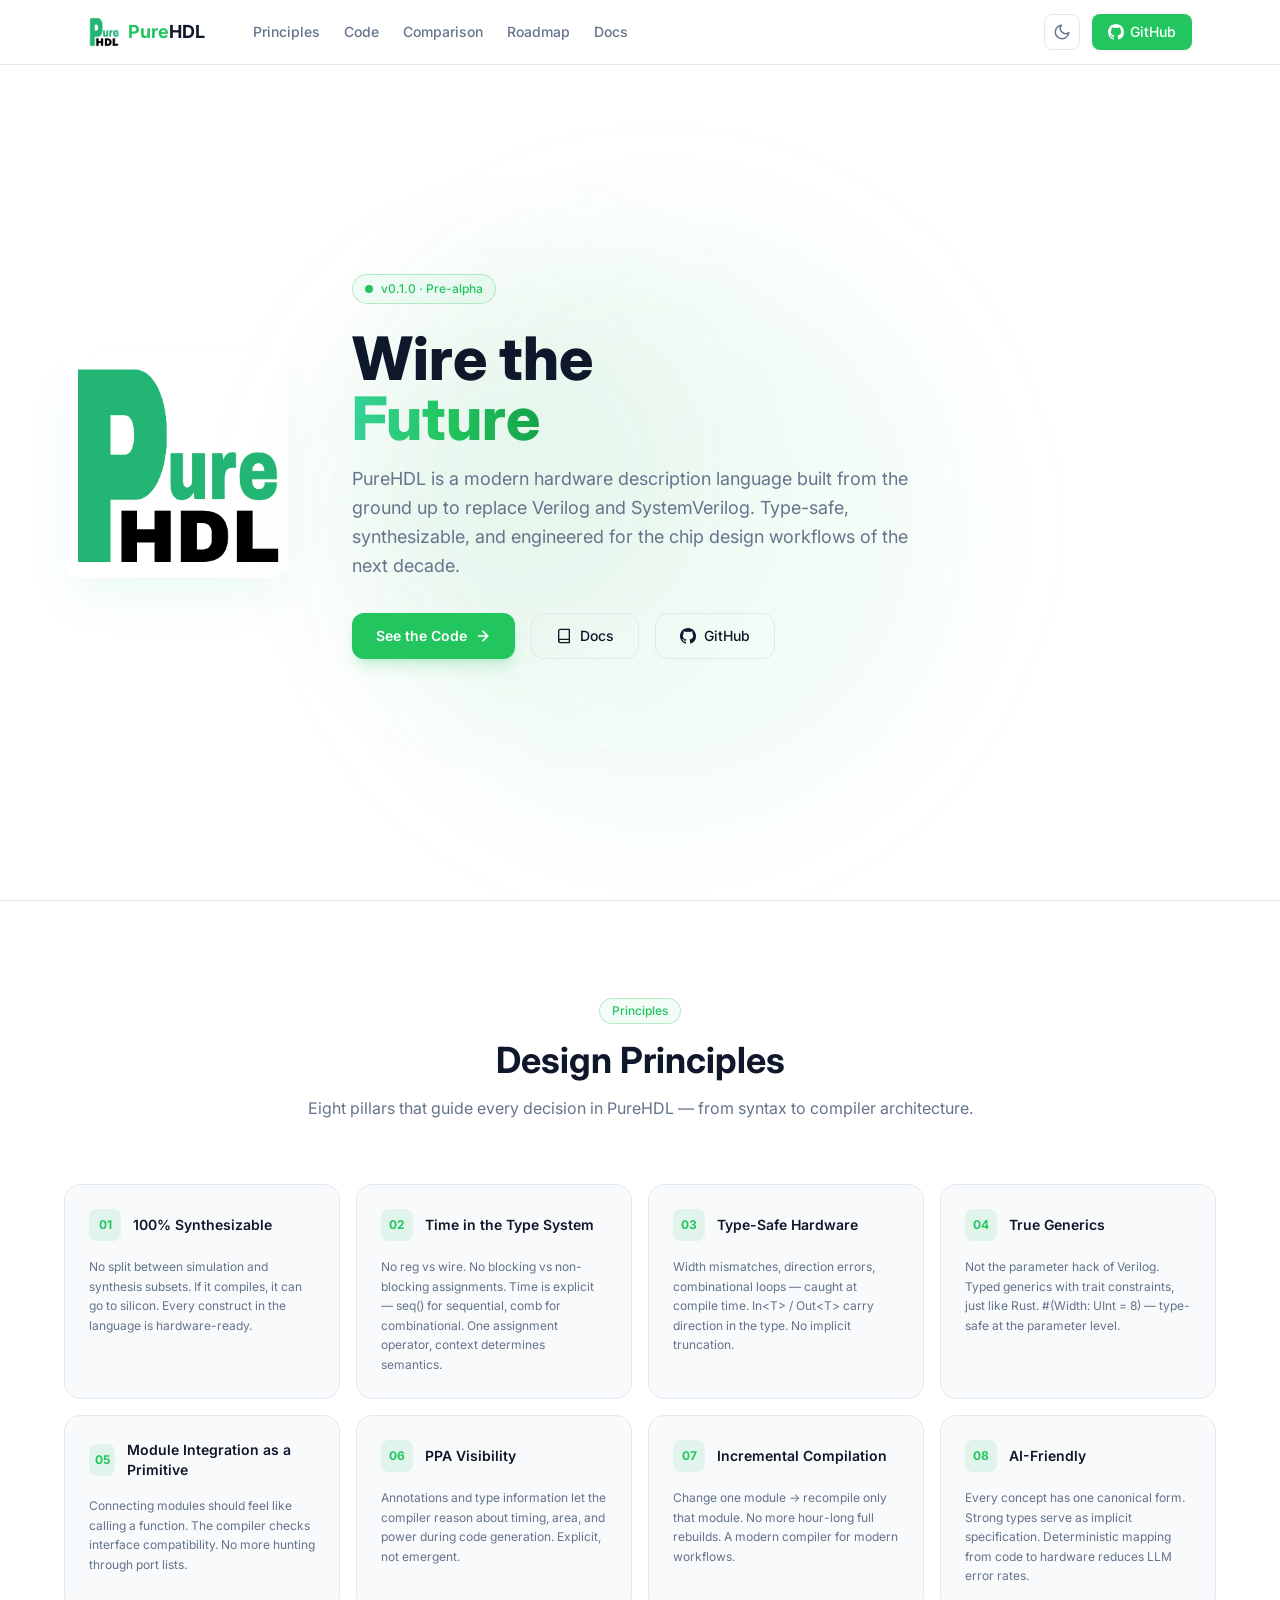
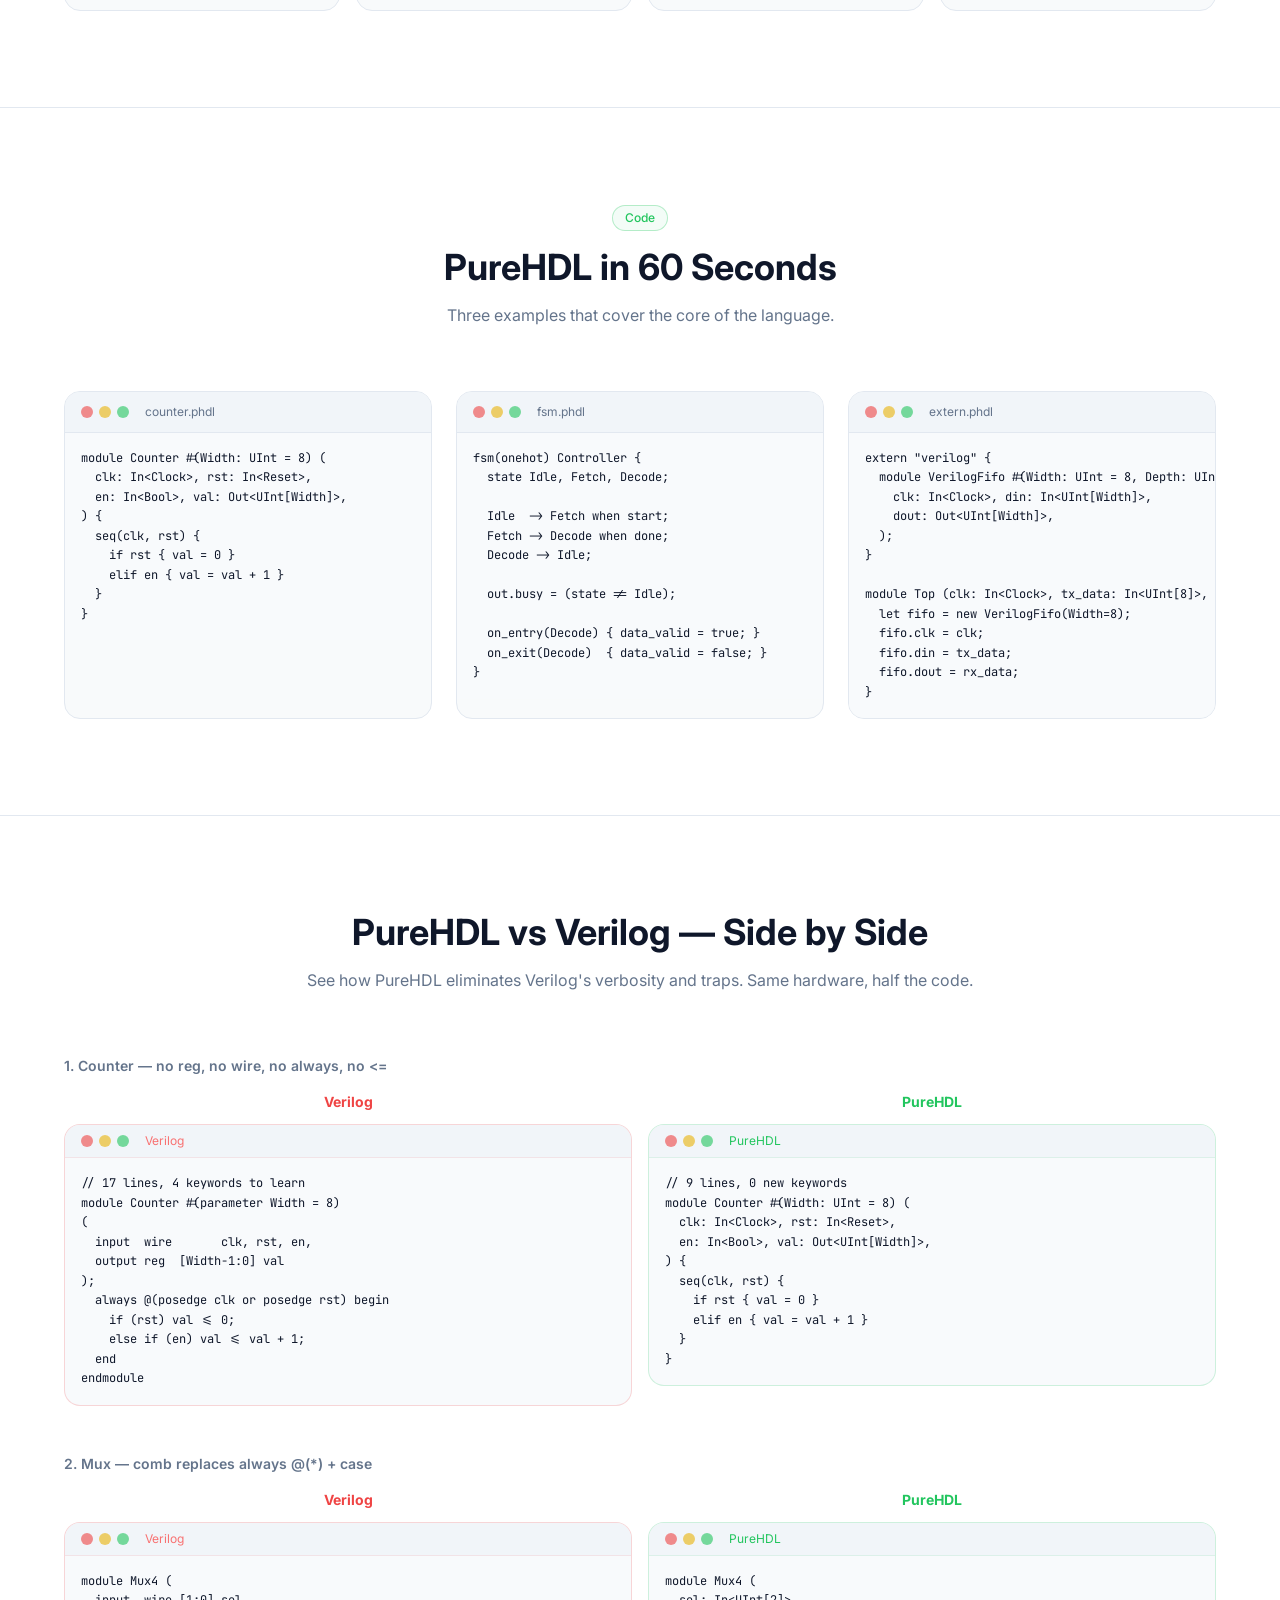
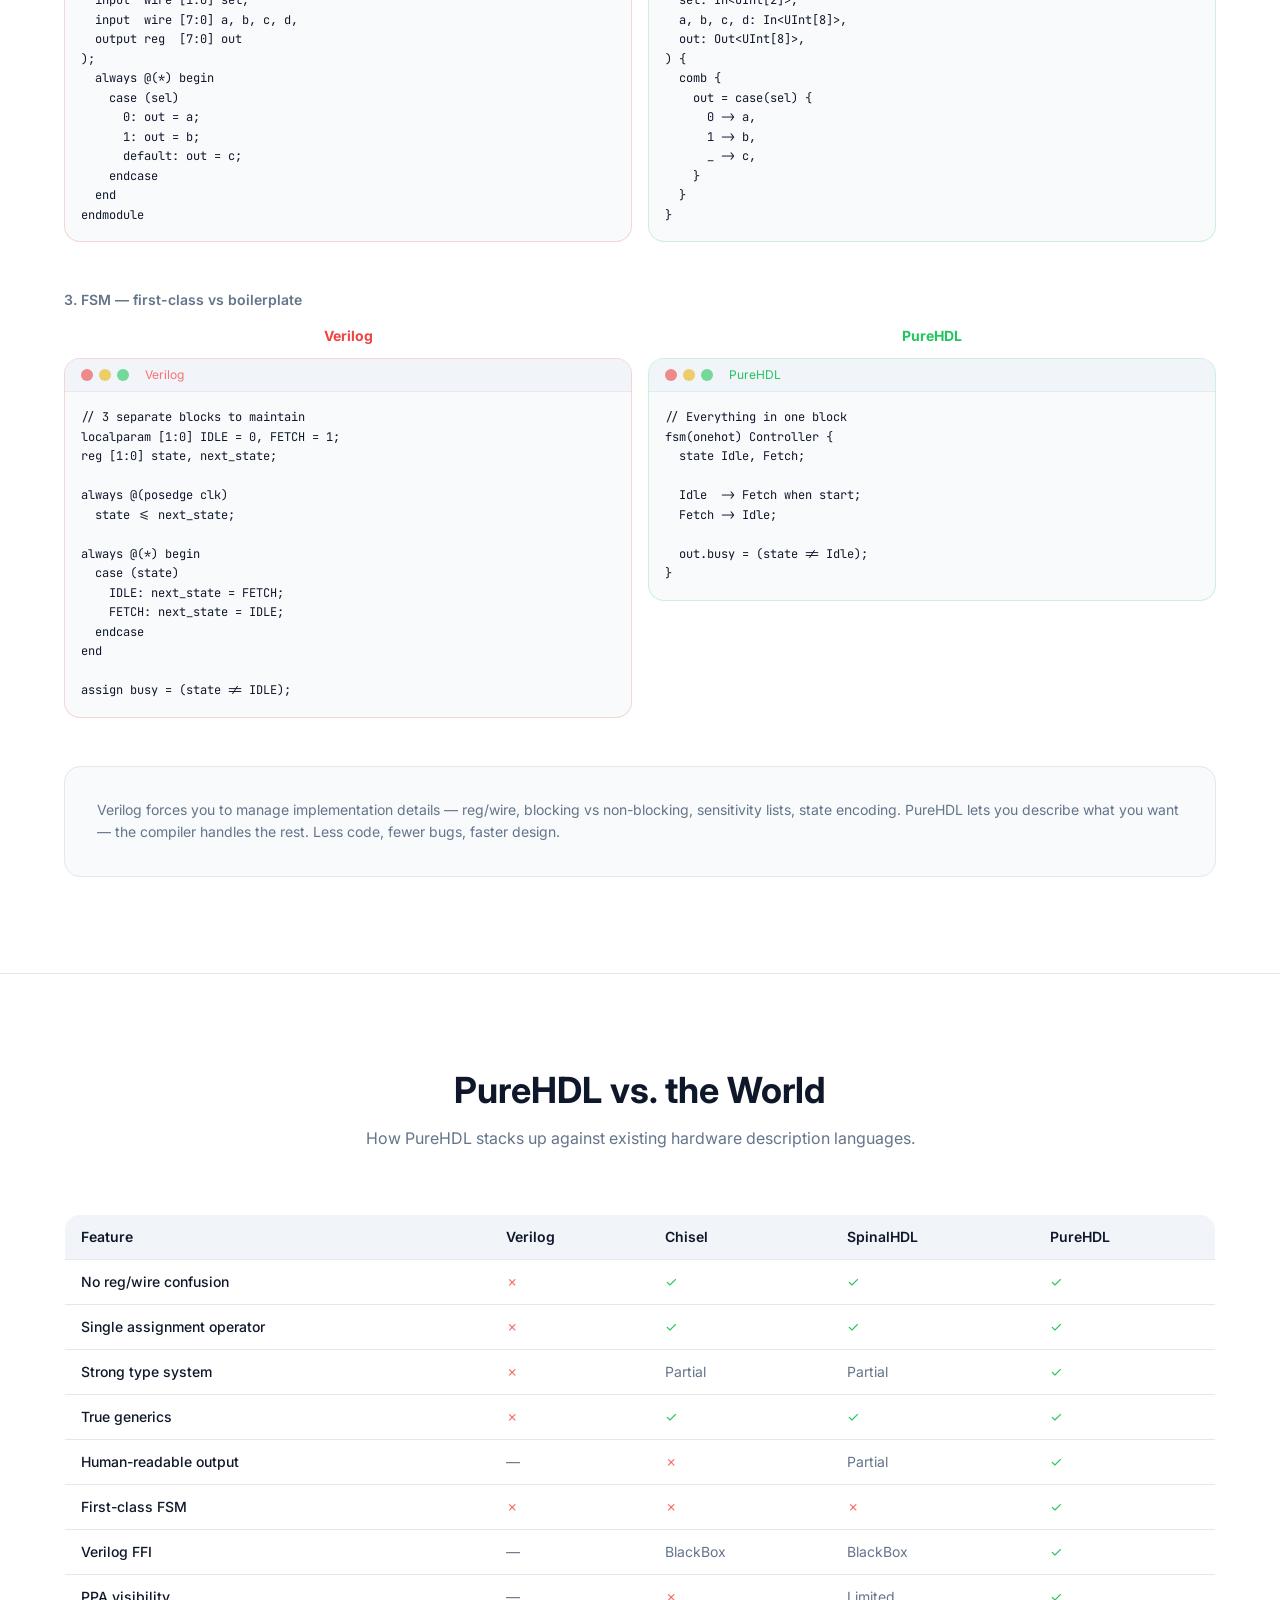
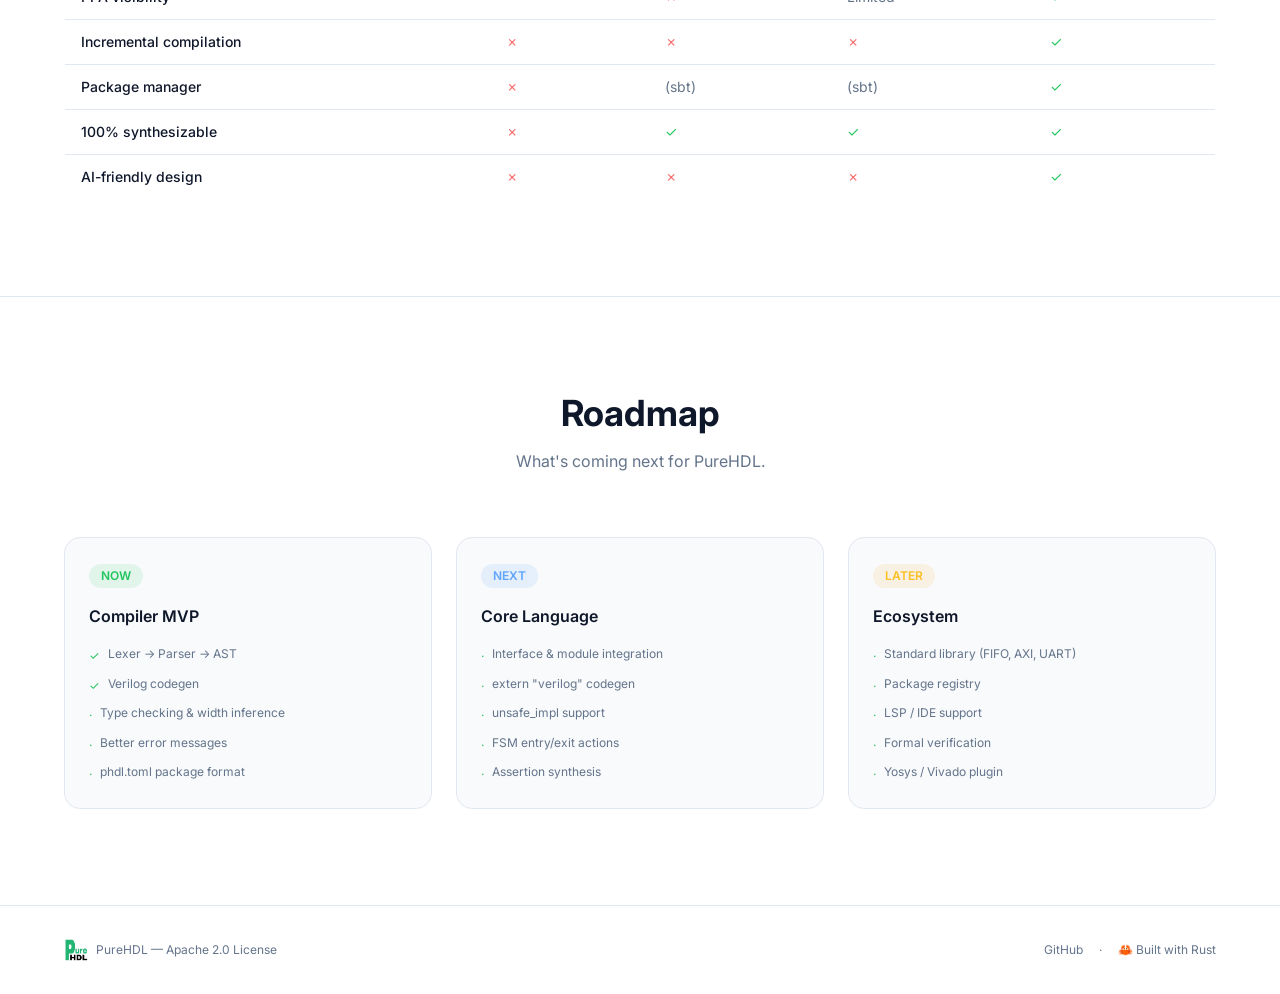
<file: index.html>
<!DOCTYPE html><html lang="en" class> <head><meta charset="UTF-8"><meta name="viewport" content="width=device-width, initial-scale=1.0"><title>PureHDL (PHDL) — Wire the Future</title><link rel="icon" type="image/png" href="/purehdl_logo.png"><link rel="preconnect" href="https://fonts.googleapis.com"><link rel="preconnect" href="https://fonts.gstatic.com" crossorigin><link href="https://fonts.googleapis.com/css2?family=Inter:wght@400;500;600;700;800&family=JetBrains+Mono:wght@400;500&family=Noto+Sans+SC:wght@400;500;600;700&display=swap" rel="stylesheet"><!-- Client script for theme and language --><script type="module">(function(){const e=localStorage.getItem("phdl-theme"),t=window.matchMedia("(prefers-color-scheme: dark)").matches;(e==="dark"||!e&&t)&&document.documentElement.classList.add("dark")})();</script><style>
*,:before,:after{--tw-border-spacing-x: 0;--tw-border-spacing-y: 0;--tw-translate-x: 0;--tw-translate-y: 0;--tw-rotate: 0;--tw-skew-x: 0;--tw-skew-y: 0;--tw-scale-x: 1;--tw-scale-y: 1;--tw-pan-x: ;--tw-pan-y: ;--tw-pinch-zoom: ;--tw-scroll-snap-strictness: proximity;--tw-gradient-from-position: ;--tw-gradient-via-position: ;--tw-gradient-to-position: ;--tw-ordinal: ;--tw-slashed-zero: ;--tw-numeric-figure: ;--tw-numeric-spacing: ;--tw-numeric-fraction: ;--tw-ring-inset: ;--tw-ring-offset-width: 0px;--tw-ring-offset-color: #fff;--tw-ring-color: rgb(59 130 246 / .5);--tw-ring-offset-shadow: 0 0 #0000;--tw-ring-shadow: 0 0 #0000;--tw-shadow: 0 0 #0000;--tw-shadow-colored: 0 0 #0000;--tw-blur: ;--tw-brightness: ;--tw-contrast: ;--tw-grayscale: ;--tw-hue-rotate: ;--tw-invert: ;--tw-saturate: ;--tw-sepia: ;--tw-drop-shadow: ;--tw-backdrop-blur: ;--tw-backdrop-brightness: ;--tw-backdrop-contrast: ;--tw-backdrop-grayscale: ;--tw-backdrop-hue-rotate: ;--tw-backdrop-invert: ;--tw-backdrop-opacity: ;--tw-backdrop-saturate: ;--tw-backdrop-sepia: ;--tw-contain-size: ;--tw-contain-layout: ;--tw-contain-paint: ;--tw-contain-style: }::backdrop{--tw-border-spacing-x: 0;--tw-border-spacing-y: 0;--tw-translate-x: 0;--tw-translate-y: 0;--tw-rotate: 0;--tw-skew-x: 0;--tw-skew-y: 0;--tw-scale-x: 1;--tw-scale-y: 1;--tw-pan-x: ;--tw-pan-y: ;--tw-pinch-zoom: ;--tw-scroll-snap-strictness: proximity;--tw-gradient-from-position: ;--tw-gradient-via-position: ;--tw-gradient-to-position: ;--tw-ordinal: ;--tw-slashed-zero: ;--tw-numeric-figure: ;--tw-numeric-spacing: ;--tw-numeric-fraction: ;--tw-ring-inset: ;--tw-ring-offset-width: 0px;--tw-ring-offset-color: #fff;--tw-ring-color: rgb(59 130 246 / .5);--tw-ring-offset-shadow: 0 0 #0000;--tw-ring-shadow: 0 0 #0000;--tw-shadow: 0 0 #0000;--tw-shadow-colored: 0 0 #0000;--tw-blur: ;--tw-brightness: ;--tw-contrast: ;--tw-grayscale: ;--tw-hue-rotate: ;--tw-invert: ;--tw-saturate: ;--tw-sepia: ;--tw-drop-shadow: ;--tw-backdrop-blur: ;--tw-backdrop-brightness: ;--tw-backdrop-contrast: ;--tw-backdrop-grayscale: ;--tw-backdrop-hue-rotate: ;--tw-backdrop-invert: ;--tw-backdrop-opacity: ;--tw-backdrop-saturate: ;--tw-backdrop-sepia: ;--tw-contain-size: ;--tw-contain-layout: ;--tw-contain-paint: ;--tw-contain-style: }*,:before,:after{box-sizing:border-box;border-width:0;border-style:solid;border-color:#e5e7eb}:before,:after{--tw-content: ""}html,:host{line-height:1.5;-webkit-text-size-adjust:100%;-moz-tab-size:4;-o-tab-size:4;tab-size:4;font-family:Inter,Noto Sans SC,system-ui,-apple-system,sans-serif;font-feature-settings:normal;font-variation-settings:normal;-webkit-tap-highlight-color:transparent}body{margin:0;line-height:inherit}hr{height:0;color:inherit;border-top-width:1px}abbr:where([title]){-webkit-text-decoration:underline dotted;text-decoration:underline dotted}h1,h2,h3,h4,h5,h6{font-size:inherit;font-weight:inherit}a{color:inherit;text-decoration:inherit}b,strong{font-weight:bolder}code,kbd,samp,pre{font-family:JetBrains Mono,Fira Code,monospace;font-feature-settings:normal;font-variation-settings:normal;font-size:1em}small{font-size:80%}sub,sup{font-size:75%;line-height:0;position:relative;vertical-align:baseline}sub{bottom:-.25em}sup{top:-.5em}table{text-indent:0;border-color:inherit;border-collapse:collapse}button,input,optgroup,select,textarea{font-family:inherit;font-feature-settings:inherit;font-variation-settings:inherit;font-size:100%;font-weight:inherit;line-height:inherit;letter-spacing:inherit;color:inherit;margin:0;padding:0}button,select{text-transform:none}button,input:where([type=button]),input:where([type=reset]),input:where([type=submit]){-webkit-appearance:button;background-color:transparent;background-image:none}:-moz-focusring{outline:auto}:-moz-ui-invalid{box-shadow:none}progress{vertical-align:baseline}::-webkit-inner-spin-button,::-webkit-outer-spin-button{height:auto}[type=search]{-webkit-appearance:textfield;outline-offset:-2px}::-webkit-search-decoration{-webkit-appearance:none}::-webkit-file-upload-button{-webkit-appearance:button;font:inherit}summary{display:list-item}blockquote,dl,dd,h1,h2,h3,h4,h5,h6,hr,figure,p,pre{margin:0}fieldset{margin:0;padding:0}legend{padding:0}ol,ul,menu{list-style:none;margin:0;padding:0}dialog{padding:0}textarea{resize:vertical}input::-moz-placeholder,textarea::-moz-placeholder{opacity:1;color:#9ca3af}input::placeholder,textarea::placeholder{opacity:1;color:#9ca3af}button,[role=button]{cursor:pointer}:disabled{cursor:default}img,svg,video,canvas,audio,iframe,embed,object{display:block;vertical-align:middle}img,video{max-width:100%;height:auto}[hidden]:where(:not([hidden=until-found])){display:none}:root{--bg-primary: #ffffff;--bg-secondary: #f8fafb;--bg-tertiary: #f1f5f9;--border: #e2e8f0;--text-primary: #0f172a;--text-secondary: #64748b;--code-bg: #f8fafc}.dark{--bg-primary: #0a0a0a;--bg-secondary: #12121a;--bg-tertiary: #1a1a2e;--border: #2a2a3e;--text-primary: #e2e2f0;--text-secondary: #8888aa;--code-bg: #0d0d0f}*,*:before,*:after{transition-property:background-color,border-color,color;transition-duration:.2s;transition-timing-function:ease}html{scroll-behavior:smooth}.container{width:100%}@media(min-width:640px){.container{max-width:640px}}@media(min-width:768px){.container{max-width:768px}}@media(min-width:1024px){.container{max-width:1024px}}@media(min-width:1280px){.container{max-width:1280px}}@media(min-width:1536px){.container{max-width:1536px}}.pointer-events-none{pointer-events:none}.fixed{position:fixed}.absolute{position:absolute}.relative{position:relative}.bottom-1\/4{bottom:25%}.left-1\/4{left:25%}.right-1\/4{right:25%}.top-0{top:0}.top-1\/4{top:25%}.z-50{z-index:50}.mx-auto{margin-left:auto;margin-right:auto}.mb-12{margin-bottom:3rem}.mb-16{margin-bottom:4rem}.mb-3{margin-bottom:.75rem}.mb-4{margin-bottom:1rem}.mb-6{margin-bottom:1.5rem}.mb-8{margin-bottom:2rem}.ml-2{margin-left:.5rem}.ml-6{margin-left:1.5rem}.ml-auto{margin-left:auto}.mt-0\.5{margin-top:.125rem}.mt-12{margin-top:3rem}.block{display:block}.inline-block{display:inline-block}.flex{display:flex}.inline-flex{display:inline-flex}.table{display:table}.grid{display:grid}.hidden{display:none}.h-16{height:4rem}.h-2{height:.5rem}.h-3{height:.75rem}.h-48{height:12rem}.h-6{height:1.5rem}.h-8{height:2rem}.h-9{height:2.25rem}.h-\[400px\]{height:400px}.h-\[600px\]{height:600px}.min-h-screen{min-height:100vh}.w-2{width:.5rem}.w-3{width:.75rem}.w-48{width:12rem}.w-6{width:1.5rem}.w-8{width:2rem}.w-9{width:2.25rem}.w-\[400px\]{width:400px}.w-\[600px\]{width:600px}.w-full{width:100%}.max-w-2xl{max-width:42rem}.max-w-6xl{max-width:72rem}.max-w-xl{max-width:36rem}.shrink-0{flex-shrink:0}@keyframes pulse{50%{opacity:.5}}.animate-pulse{animation:pulse 2s cubic-bezier(.4,0,.6,1) infinite}.cursor-pointer{cursor:pointer}.flex-col{flex-direction:column}.flex-wrap{flex-wrap:wrap}.items-start{align-items:flex-start}.items-center{align-items:center}.justify-center{justify-content:center}.justify-between{justify-content:space-between}.gap-1\.5{gap:.375rem}.gap-12{gap:3rem}.gap-2{gap:.5rem}.gap-3{gap:.75rem}.gap-4{gap:1rem}.gap-6{gap:1.5rem}.space-y-2>:not([hidden])~:not([hidden]){--tw-space-y-reverse: 0;margin-top:calc(.5rem * calc(1 - var(--tw-space-y-reverse)));margin-bottom:calc(.5rem * var(--tw-space-y-reverse))}.overflow-hidden{overflow:hidden}.overflow-x-auto{overflow-x:auto}.whitespace-nowrap{white-space:nowrap}.rounded{border-radius:.25rem}.rounded-2xl{border-radius:1rem}.rounded-full{border-radius:9999px}.rounded-lg{border-radius:.5rem}.rounded-xl{border-radius:.75rem}.border{border-width:1px}.border-b{border-bottom-width:1px}.border-t{border-top-width:1px}.border-\[var\(--border\)\]{border-color:var(--border)}.border-phdl-500\/10{border-color:#22c55e1a}.border-phdl-500\/20{border-color:#22c55e33}.border-phdl-500\/30{border-color:#22c55e4d}.border-red-500\/10{border-color:#ef44441a}.border-red-500\/20{border-color:#ef444433}.bg-\[var\(--bg-primary\)\]{background-color:var(--bg-primary)}.bg-\[var\(--bg-secondary\)\]{background-color:var(--bg-secondary)}.bg-\[var\(--bg-tertiary\)\]{background-color:var(--bg-tertiary)}.bg-\[var\(--code-bg\)\]{background-color:var(--code-bg)}.bg-amber-500\/10{background-color:#f59e0b1a}.bg-blue-500\/10{background-color:#3b82f61a}.bg-green-500\/60{background-color:#22c55e99}.bg-phdl-500{--tw-bg-opacity: 1;background-color:rgb(34 197 94 / var(--tw-bg-opacity, 1))}.bg-phdl-500\/10{background-color:#22c55e1a}.bg-phdl-500\/5{background-color:#22c55e0d}.bg-phdl-600\/5{background-color:#16a34a0d}.bg-red-500\/60{background-color:#ef444499}.bg-yellow-500\/60{background-color:#eab30899}.bg-gradient-to-r{background-image:linear-gradient(to right,var(--tw-gradient-stops))}.from-phdl-400{--tw-gradient-from: #34d399 var(--tw-gradient-from-position);--tw-gradient-to: rgb(52 211 153 / 0) var(--tw-gradient-to-position);--tw-gradient-stops: var(--tw-gradient-from), var(--tw-gradient-to)}.via-phdl-500{--tw-gradient-to: rgb(34 197 94 / 0) var(--tw-gradient-to-position);--tw-gradient-stops: var(--tw-gradient-from), #22c55e var(--tw-gradient-via-position), var(--tw-gradient-to)}.to-phdl-600{--tw-gradient-to: #16a34a var(--tw-gradient-to-position)}.bg-clip-text{-webkit-background-clip:text;background-clip:text}.p-4{padding:1rem}.p-6{padding:1.5rem}.p-8{padding:2rem}.px-3{padding-left:.75rem;padding-right:.75rem}.px-4{padding-left:1rem;padding-right:1rem}.px-6{padding-left:1.5rem;padding-right:1.5rem}.py-1{padding-top:.25rem;padding-bottom:.25rem}.py-1\.5{padding-top:.375rem;padding-bottom:.375rem}.py-2{padding-top:.5rem;padding-bottom:.5rem}.py-24{padding-top:6rem;padding-bottom:6rem}.py-3{padding-top:.75rem;padding-bottom:.75rem}.py-8{padding-top:2rem;padding-bottom:2rem}.pb-16{padding-bottom:4rem}.pt-24{padding-top:6rem}.text-left{text-align:left}.text-center{text-align:center}.font-mono{font-family:JetBrains Mono,Fira Code,monospace}.font-sans{font-family:Inter,Noto Sans SC,system-ui,-apple-system,sans-serif}.text-3xl{font-size:1.875rem;line-height:2.25rem}.text-4xl{font-size:2.25rem;line-height:2.5rem}.text-lg{font-size:1.125rem;line-height:1.75rem}.text-sm{font-size:.875rem;line-height:1.25rem}.text-xs{font-size:.75rem;line-height:1rem}.font-bold{font-weight:700}.font-extrabold{font-weight:800}.font-medium{font-weight:500}.font-semibold{font-weight:600}.leading-relaxed{line-height:1.625}.leading-tight{line-height:1.25}.text-\[var\(--text-primary\)\]{color:var(--text-primary)}.text-\[var\(--text-secondary\)\]{color:var(--text-secondary)}.text-amber-400{--tw-text-opacity: 1;color:rgb(251 191 36 / var(--tw-text-opacity, 1))}.text-blue-400{--tw-text-opacity: 1;color:rgb(96 165 250 / var(--tw-text-opacity, 1))}.text-phdl-500{--tw-text-opacity: 1;color:rgb(34 197 94 / var(--tw-text-opacity, 1))}.text-red-400{--tw-text-opacity: 1;color:rgb(248 113 113 / var(--tw-text-opacity, 1))}.text-red-500{--tw-text-opacity: 1;color:rgb(239 68 68 / var(--tw-text-opacity, 1))}.text-transparent{color:transparent}.text-white{--tw-text-opacity: 1;color:rgb(255 255 255 / var(--tw-text-opacity, 1))}.no-underline{text-decoration-line:none}.antialiased{-webkit-font-smoothing:antialiased;-moz-osx-font-smoothing:grayscale}.shadow-2xl{--tw-shadow: 0 25px 50px -12px rgb(0 0 0 / .25);--tw-shadow-colored: 0 25px 50px -12px var(--tw-shadow-color);box-shadow:var(--tw-ring-offset-shadow, 0 0 #0000),var(--tw-ring-shadow, 0 0 #0000),var(--tw-shadow)}.shadow-lg{--tw-shadow: 0 10px 15px -3px rgb(0 0 0 / .1), 0 4px 6px -4px rgb(0 0 0 / .1);--tw-shadow-colored: 0 10px 15px -3px var(--tw-shadow-color), 0 4px 6px -4px var(--tw-shadow-color);box-shadow:var(--tw-ring-offset-shadow, 0 0 #0000),var(--tw-ring-shadow, 0 0 #0000),var(--tw-shadow)}.shadow-phdl-500\/10{--tw-shadow-color: rgb(34 197 94 / .1);--tw-shadow: var(--tw-shadow-colored)}.shadow-phdl-500\/20{--tw-shadow-color: rgb(34 197 94 / .2);--tw-shadow: var(--tw-shadow-colored)}.blur{--tw-blur: blur(8px);filter:var(--tw-blur) var(--tw-brightness) var(--tw-contrast) var(--tw-grayscale) var(--tw-hue-rotate) var(--tw-invert) var(--tw-saturate) var(--tw-sepia) var(--tw-drop-shadow)}.blur-3xl{--tw-blur: blur(64px);filter:var(--tw-blur) var(--tw-brightness) var(--tw-contrast) var(--tw-grayscale) var(--tw-hue-rotate) var(--tw-invert) var(--tw-saturate) var(--tw-sepia) var(--tw-drop-shadow)}.filter{filter:var(--tw-blur) var(--tw-brightness) var(--tw-contrast) var(--tw-grayscale) var(--tw-hue-rotate) var(--tw-invert) var(--tw-saturate) var(--tw-sepia) var(--tw-drop-shadow)}.backdrop-blur-xl{--tw-backdrop-blur: blur(24px);backdrop-filter:var(--tw-backdrop-blur) var(--tw-backdrop-brightness) var(--tw-backdrop-contrast) var(--tw-backdrop-grayscale) var(--tw-backdrop-hue-rotate) var(--tw-backdrop-invert) var(--tw-backdrop-opacity) var(--tw-backdrop-saturate) var(--tw-backdrop-sepia)}.backdrop-filter{backdrop-filter:var(--tw-backdrop-blur) var(--tw-backdrop-brightness) var(--tw-backdrop-contrast) var(--tw-backdrop-grayscale) var(--tw-backdrop-hue-rotate) var(--tw-backdrop-invert) var(--tw-backdrop-opacity) var(--tw-backdrop-saturate) var(--tw-backdrop-sepia)}.transition{transition-property:color,background-color,border-color,text-decoration-color,fill,stroke,opacity,box-shadow,transform,filter,backdrop-filter;transition-timing-function:cubic-bezier(.4,0,.2,1);transition-duration:.15s}.transition-all{transition-property:all;transition-timing-function:cubic-bezier(.4,0,.2,1);transition-duration:.15s}.transition-colors{transition-property:color,background-color,border-color,text-decoration-color,fill,stroke;transition-timing-function:cubic-bezier(.4,0,.2,1);transition-duration:.15s}.duration-300{transition-duration:.3s}.last\:border-0:last-child{border-width:0px}.hover\:translate-y-\[-1px\]:hover{--tw-translate-y: -1px;transform:translate(var(--tw-translate-x),var(--tw-translate-y)) rotate(var(--tw-rotate)) skew(var(--tw-skew-x)) skewY(var(--tw-skew-y)) scaleX(var(--tw-scale-x)) scaleY(var(--tw-scale-y))}.hover\:border-phdl-500:hover{--tw-border-opacity: 1;border-color:rgb(34 197 94 / var(--tw-border-opacity, 1))}.hover\:border-phdl-500\/40:hover{border-color:#22c55e66}.hover\:bg-phdl-500\/\[0\.02\]:hover{background-color:#22c55e05}.hover\:bg-phdl-600:hover{--tw-bg-opacity: 1;background-color:rgb(22 163 74 / var(--tw-bg-opacity, 1))}.hover\:text-phdl-500:hover{--tw-text-opacity: 1;color:rgb(34 197 94 / var(--tw-text-opacity, 1))}.hover\:shadow-lg:hover{--tw-shadow: 0 10px 15px -3px rgb(0 0 0 / .1), 0 4px 6px -4px rgb(0 0 0 / .1);--tw-shadow-colored: 0 10px 15px -3px var(--tw-shadow-color), 0 4px 6px -4px var(--tw-shadow-color);box-shadow:var(--tw-ring-offset-shadow, 0 0 #0000),var(--tw-ring-shadow, 0 0 #0000),var(--tw-shadow)}.hover\:shadow-phdl-500\/5:hover{--tw-shadow-color: rgb(34 197 94 / .05);--tw-shadow: var(--tw-shadow-colored)}.dark\:block:is(.dark *){display:block}.dark\:hidden:is(.dark *){display:none}.dark\:bg-phdl-500\/10:is(.dark *){background-color:#22c55e1a}.dark\:bg-phdl-600\/10:is(.dark *){background-color:#16a34a1a}@media(min-width:640px){.sm\:inline{display:inline}.sm\:inline-flex{display:inline-flex}.sm\:grid-cols-2{grid-template-columns:repeat(2,minmax(0,1fr))}.sm\:flex-row{flex-direction:row}.sm\:px-6{padding-left:1.5rem;padding-right:1.5rem}.sm\:text-4xl{font-size:2.25rem;line-height:2.5rem}.sm\:text-5xl{font-size:3rem;line-height:1}}@media(min-width:768px){.md\:flex{display:flex}.md\:grid-cols-2{grid-template-columns:repeat(2,minmax(0,1fr))}.md\:grid-cols-3{grid-template-columns:repeat(3,minmax(0,1fr))}}@media(min-width:1024px){.lg\:h-56{height:14rem}.lg\:w-56{width:14rem}.lg\:grid-cols-4{grid-template-columns:repeat(4,minmax(0,1fr))}.lg\:flex-row{flex-direction:row}.lg\:gap-16{gap:4rem}.lg\:text-6xl{font-size:3.75rem;line-height:1}}

</style></head> <body class="bg-[var(--bg-primary)] text-[var(--text-primary)] font-sans antialiased">   <nav class="fixed top-0 w-full z-50 bg-[var(--bg-primary)]/90 backdrop-blur-xl border-b border-[var(--border)]"> <div class="max-w-6xl mx-auto px-4 sm:px-6 h-16 flex items-center gap-6"> <a href="/" class="flex items-center gap-2 no-underline shrink-0"> <img src="/purehdl_logo.png" alt="PureHDL" class="w-8 h-8 rounded-lg"> <span class="font-bold text-lg text-[var(--text-primary)] hidden sm:inline"> <span class="text-phdl-500">Pure</span>HDL
</span> </a> <div class="hidden md:flex items-center gap-6 ml-6"> <a href="#principles" class="text-sm text-[var(--text-secondary)] hover:text-phdl-500 no-underline font-medium transition-colors">Principles</a> <a href="#code" class="text-sm text-[var(--text-secondary)] hover:text-phdl-500 no-underline font-medium transition-colors">Code</a> <a href="#comparison" class="text-sm text-[var(--text-secondary)] hover:text-phdl-500 no-underline font-medium transition-colors">Comparison</a> <a href="#roadmap" class="text-sm text-[var(--text-secondary)] hover:text-phdl-500 no-underline font-medium transition-colors">Roadmap</a> <a href="/en/docs/" class="text-sm text-[var(--text-secondary)] hover:text-phdl-500 no-underline font-medium transition-colors">Docs</a> </div> <div class="ml-auto flex items-center gap-3"> <button id="themeToggle" class="w-9 h-9 flex items-center justify-center rounded-lg border border-[var(--border)]
                 text-[var(--text-secondary)] hover:text-phdl-500 hover:border-phdl-500
                 cursor-pointer transition-colors" aria-label="Toggle theme"> <svg id="sunIcon" class="hidden dark:block" width="18" height="18" viewBox="0 0 24 24" fill="none" stroke="currentColor" stroke-width="2" stroke-linecap="round" stroke-linejoin="round"> <circle cx="12" cy="12" r="5"></circle><line x1="12" y1="1" x2="12" y2="3"></line><line x1="12" y1="21" x2="12" y2="23"></line><line x1="4.22" y1="4.22" x2="5.64" y2="5.64"></line><line x1="18.36" y1="18.36" x2="19.78" y2="19.78"></line><line x1="1" y1="12" x2="3" y2="12"></line><line x1="21" y1="12" x2="23" y2="12"></line><line x1="4.22" y1="19.78" x2="5.64" y2="18.36"></line><line x1="18.36" y1="5.64" x2="19.78" y2="4.22"></line> </svg> <svg id="moonIcon" class="block dark:hidden" width="18" height="18" viewBox="0 0 24 24" fill="none" stroke="currentColor" stroke-width="2" stroke-linecap="round" stroke-linejoin="round"> <path d="M21 12.79A9 9 0 1 1 11.21 3 7 7 0 0 0 21 12.79z"></path> </svg> </button> <a href="https://github.com/PureHDL" target="_blank" class="hidden sm:inline-flex items-center gap-1.5 px-4 py-2 text-sm font-medium
                 rounded-lg bg-phdl-500 hover:bg-phdl-600 text-white no-underline transition-colors"> <svg width="16" height="16" viewBox="0 0 24 24" fill="currentColor"><path d="M12 0C5.37 0 0 5.37 0 12c0 5.31 3.435 9.795 8.205 11.385.6.105.825-.255.825-.57 0-.285-.015-1.23-.015-2.235-3.015.555-3.795-.735-4.035-1.41-.135-.345-.72-1.41-1.23-1.695-.42-.225-1.02-.78-.015-.795.945-.015 1.62.87 1.845 1.23 1.08 1.815 2.805 1.305 3.495.99.105-.78.42-1.305.765-1.605-2.67-.3-5.46-1.335-5.46-5.925 0-1.305.465-2.385 1.23-3.225-.12-.3-.54-1.53.12-3.18 0 0 1.005-.315 3.3 1.23.96-.27 1.98-.405 3-.405s2.04.135 3 .405c2.295-1.56 3.3-1.23 3.3-1.23.66 1.65.24 2.88.12 3.18.765.84 1.23 1.905 1.23 3.225 0 4.605-2.805 5.625-5.475 5.925.435.375.81 1.095.81 2.22 0 1.605-.015 2.895-.015 3.3 0 .315.225.69.825.57A12.02 12.02 0 0 0 24 12c0-6.63-5.37-12-12-12z"></path></svg> GitHub </a> </div> </div> </nav>  <section class="relative min-h-screen flex items-center pt-24 pb-16 px-4 sm:px-6 overflow-hidden"> <div class="absolute top-1/4 right-1/4 w-[600px] h-[600px] bg-phdl-500/5 dark:bg-phdl-500/10 rounded-full blur-3xl pointer-events-none"></div> <div class="absolute bottom-1/4 left-1/4 w-[400px] h-[400px] bg-phdl-600/5 dark:bg-phdl-600/10 rounded-full blur-3xl pointer-events-none"></div> <div class="max-w-6xl mx-auto w-full relative"> <div class="flex flex-col lg:flex-row items-center gap-12 lg:gap-16"> <div class="shrink-0"> <img src="/purehdl_logo.png" alt="PureHDL" class="w-48 h-48 lg:w-56 lg:h-56 rounded-2xl shadow-2xl shadow-phdl-500/10"> </div> <div> <div class="inline-flex items-center gap-2 px-3 py-1.5 rounded-full border border-phdl-500/30 bg-phdl-500/5 text-phdl-500 text-xs font-medium mb-6"> <span class="w-2 h-2 rounded-full bg-phdl-500 animate-pulse"></span> v0.1.0 · Pre-alpha </div> <h1 class="text-4xl sm:text-5xl lg:text-6xl font-extrabold leading-tight mb-4"> Wire the<br> <span class="bg-gradient-to-r from-phdl-400 via-phdl-500 to-phdl-600 bg-clip-text text-transparent"> Future </span> </h1> <p class="text-lg text-[var(--text-secondary)] leading-relaxed max-w-xl mb-8"> PureHDL is a modern hardware description language built from the ground up to replace Verilog and SystemVerilog. Type-safe, synthesizable, and engineered for the chip design workflows of the next decade. </p> <div class="flex flex-wrap gap-4"> <a href="#code" class="inline-flex items-center gap-2 px-6 py-3 rounded-xl bg-phdl-500 hover:bg-phdl-600 text-white font-semibold text-sm no-underline transition-all hover:translate-y-[-1px] shadow-lg shadow-phdl-500/20"> See the Code <svg width="16" height="16" viewBox="0 0 24 24" fill="none" stroke="currentColor" stroke-width="2.5" stroke-linecap="round" stroke-linejoin="round"><line x1="5" y1="12" x2="19" y2="12"></line><polyline points="12 5 19 12 12 19"></polyline></svg> </a> <a href="/en/docs/" class="inline-flex items-center gap-2 px-6 py-3 rounded-xl border border-[var(--border)]
                     text-[var(--text-primary)] hover:border-phdl-500 hover:text-phdl-500
                     font-medium text-sm no-underline transition-all hover:translate-y-[-1px]"> <svg width="16" height="16" viewBox="0 0 24 24" fill="none" stroke="currentColor" stroke-width="2" stroke-linecap="round" stroke-linejoin="round"><path d="M4 19.5A2.5 2.5 0 0 1 6.5 17H20"></path><path d="M6.5 2H20v20H6.5A2.5 2.5 0 0 1 4 19.5v-15A2.5 2.5 0 0 1 6.5 2z"></path></svg> Docs </a> <a href="https://github.com/PureHDL" target="_blank" class="inline-flex items-center gap-2 px-6 py-3 rounded-xl border border-[var(--border)]
                     text-[var(--text-primary)] hover:border-phdl-500 hover:text-phdl-500
                     font-medium text-sm no-underline transition-all hover:translate-y-[-1px]"> <svg width="16" height="16" viewBox="0 0 24 24" fill="currentColor"><path d="M12 0C5.37 0 0 5.37 0 12c0 5.31 3.435 9.795 8.205 11.385.6.105.825-.255.825-.57 0-.285-.015-1.23-.015-2.235-3.015.555-3.795-.735-4.035-1.41-.135-.345-.72-1.41-1.23-1.695-.42-.225-1.02-.78-.015-.795.945-.015 1.62.87 1.845 1.23 1.08 1.815 2.805 1.305 3.495.99.105-.78.42-1.305.765-1.605-2.67-.3-5.46-1.335-5.46-5.925 0-1.305.465-2.385 1.23-3.225-.12-.3-.54-1.53.12-3.18 0 0 1.005-.315 3.3 1.23.96-.27 1.98-.405 3-.405s2.04.135 3 .405c2.295-1.56 3.3-1.23 3.3-1.23.66 1.65.24 2.88.12 3.18.765.84 1.23 1.905 1.23 3.225 0 4.605-2.805 5.625-5.475 5.925.435.375.81 1.095.81 2.22 0 1.605-.015 2.895-.015 3.3 0 .315.225.69.825.57A12.02 12.02 0 0 0 24 12c0-6.63-5.37-12-12-12z"></path></svg> GitHub </a> </div> </div> </div> </div> </section>  <section id="principles" class="py-24 px-4 sm:px-6 border-t border-[var(--border)]"> <div class="max-w-6xl mx-auto"> <div class="text-center mb-16"> <span class="inline-block px-3 py-1 rounded-full border border-phdl-500/30 bg-phdl-500/5 text-phdl-500 text-xs font-medium mb-4">Principles</span> <h2 class="text-3xl sm:text-4xl font-bold mb-4">Design Principles</h2> <p class="text-[var(--text-secondary)] max-w-2xl mx-auto">Eight pillars that guide every decision in PureHDL — from syntax to compiler architecture.</p> </div> <div class="grid sm:grid-cols-2 lg:grid-cols-4 gap-4"> <div class="group p-6 rounded-2xl border border-[var(--border)] bg-[var(--bg-secondary)]
                      hover:border-phdl-500/40 hover:shadow-lg hover:shadow-phdl-500/5
                      transition-all duration-300"> <div class="flex items-center gap-3 mb-4"> <div class="w-8 h-8 rounded-lg bg-phdl-500/10 flex items-center justify-center text-phdl-500 text-xs font-bold"> 01 </div> <h3 class="font-semibold text-sm">100% Synthesizable</h3> </div> <p class="text-xs text-[var(--text-secondary)] leading-relaxed">No split between simulation and synthesis subsets. If it compiles, it can go to silicon. Every construct in the language is hardware-ready.</p> </div><div class="group p-6 rounded-2xl border border-[var(--border)] bg-[var(--bg-secondary)]
                      hover:border-phdl-500/40 hover:shadow-lg hover:shadow-phdl-500/5
                      transition-all duration-300"> <div class="flex items-center gap-3 mb-4"> <div class="w-8 h-8 rounded-lg bg-phdl-500/10 flex items-center justify-center text-phdl-500 text-xs font-bold"> 02 </div> <h3 class="font-semibold text-sm">Time in the Type System</h3> </div> <p class="text-xs text-[var(--text-secondary)] leading-relaxed">No reg vs wire. No blocking vs non-blocking assignments. Time is explicit — seq() for sequential, comb for combinational. One assignment operator, context determines semantics.</p> </div><div class="group p-6 rounded-2xl border border-[var(--border)] bg-[var(--bg-secondary)]
                      hover:border-phdl-500/40 hover:shadow-lg hover:shadow-phdl-500/5
                      transition-all duration-300"> <div class="flex items-center gap-3 mb-4"> <div class="w-8 h-8 rounded-lg bg-phdl-500/10 flex items-center justify-center text-phdl-500 text-xs font-bold"> 03 </div> <h3 class="font-semibold text-sm">Type-Safe Hardware</h3> </div> <p class="text-xs text-[var(--text-secondary)] leading-relaxed">Width mismatches, direction errors, combinational loops — caught at compile time. In&lt;T&gt; / Out&lt;T&gt; carry direction in the type. No implicit truncation.</p> </div><div class="group p-6 rounded-2xl border border-[var(--border)] bg-[var(--bg-secondary)]
                      hover:border-phdl-500/40 hover:shadow-lg hover:shadow-phdl-500/5
                      transition-all duration-300"> <div class="flex items-center gap-3 mb-4"> <div class="w-8 h-8 rounded-lg bg-phdl-500/10 flex items-center justify-center text-phdl-500 text-xs font-bold"> 04 </div> <h3 class="font-semibold text-sm">True Generics</h3> </div> <p class="text-xs text-[var(--text-secondary)] leading-relaxed">Not the parameter hack of Verilog. Typed generics with trait constraints, just like Rust. #(Width: UInt = 8) — type-safe at the parameter level.</p> </div><div class="group p-6 rounded-2xl border border-[var(--border)] bg-[var(--bg-secondary)]
                      hover:border-phdl-500/40 hover:shadow-lg hover:shadow-phdl-500/5
                      transition-all duration-300"> <div class="flex items-center gap-3 mb-4"> <div class="w-8 h-8 rounded-lg bg-phdl-500/10 flex items-center justify-center text-phdl-500 text-xs font-bold"> 05 </div> <h3 class="font-semibold text-sm">Module Integration as a Primitive</h3> </div> <p class="text-xs text-[var(--text-secondary)] leading-relaxed">Connecting modules should feel like calling a function. The compiler checks interface compatibility. No more hunting through port lists.</p> </div><div class="group p-6 rounded-2xl border border-[var(--border)] bg-[var(--bg-secondary)]
                      hover:border-phdl-500/40 hover:shadow-lg hover:shadow-phdl-500/5
                      transition-all duration-300"> <div class="flex items-center gap-3 mb-4"> <div class="w-8 h-8 rounded-lg bg-phdl-500/10 flex items-center justify-center text-phdl-500 text-xs font-bold"> 06 </div> <h3 class="font-semibold text-sm">PPA Visibility</h3> </div> <p class="text-xs text-[var(--text-secondary)] leading-relaxed">Annotations and type information let the compiler reason about timing, area, and power during code generation. Explicit, not emergent.</p> </div><div class="group p-6 rounded-2xl border border-[var(--border)] bg-[var(--bg-secondary)]
                      hover:border-phdl-500/40 hover:shadow-lg hover:shadow-phdl-500/5
                      transition-all duration-300"> <div class="flex items-center gap-3 mb-4"> <div class="w-8 h-8 rounded-lg bg-phdl-500/10 flex items-center justify-center text-phdl-500 text-xs font-bold"> 07 </div> <h3 class="font-semibold text-sm">Incremental Compilation</h3> </div> <p class="text-xs text-[var(--text-secondary)] leading-relaxed">Change one module → recompile only that module. No more hour-long full rebuilds. A modern compiler for modern workflows.</p> </div><div class="group p-6 rounded-2xl border border-[var(--border)] bg-[var(--bg-secondary)]
                      hover:border-phdl-500/40 hover:shadow-lg hover:shadow-phdl-500/5
                      transition-all duration-300"> <div class="flex items-center gap-3 mb-4"> <div class="w-8 h-8 rounded-lg bg-phdl-500/10 flex items-center justify-center text-phdl-500 text-xs font-bold"> 08 </div> <h3 class="font-semibold text-sm">AI-Friendly</h3> </div> <p class="text-xs text-[var(--text-secondary)] leading-relaxed">Every concept has one canonical form. Strong types serve as implicit specification. Deterministic mapping from code to hardware reduces LLM error rates.</p> </div> </div> </div> </section>  <section id="code" class="py-24 px-4 sm:px-6 border-t border-[var(--border)]"> <div class="max-w-6xl mx-auto"> <div class="text-center mb-16"> <span class="inline-block px-3 py-1 rounded-full border border-phdl-500/30 bg-phdl-500/5 text-phdl-500 text-xs font-medium mb-4">Code</span> <h2 class="text-3xl sm:text-4xl font-bold mb-4">PureHDL in 60 Seconds</h2> <p class="text-[var(--text-secondary)] max-w-2xl mx-auto">Three examples that cover the core of the language.</p> </div> <div class="grid md:grid-cols-3 gap-6"> <div class="rounded-2xl border border-[var(--border)] overflow-hidden bg-[var(--bg-secondary)]"> <div class="flex items-center gap-2 px-4 py-3 border-b border-[var(--border)] bg-[var(--bg-tertiary)]"> <div class="flex gap-1.5"> <span class="w-3 h-3 rounded-full bg-red-500/60"></span> <span class="w-3 h-3 rounded-full bg-yellow-500/60"></span> <span class="w-3 h-3 rounded-full bg-green-500/60"></span> </div> <span class="text-xs text-[var(--text-secondary)] ml-2"> counter.phdl </span> </div> <pre class="p-4 text-xs leading-relaxed overflow-x-auto bg-[var(--code-bg)] font-mono"><code>module Counter #(Width: UInt = 8) (
  clk: In&lt;Clock&gt;, rst: In&lt;Reset&gt;,
  en: In&lt;Bool&gt;, val: Out&lt;UInt[Width]&gt;,
) {
  seq(clk, rst) {
    if rst { val = 0 }
    elif en { val = val + 1 }
  }
}</code></pre> </div><div class="rounded-2xl border border-[var(--border)] overflow-hidden bg-[var(--bg-secondary)]"> <div class="flex items-center gap-2 px-4 py-3 border-b border-[var(--border)] bg-[var(--bg-tertiary)]"> <div class="flex gap-1.5"> <span class="w-3 h-3 rounded-full bg-red-500/60"></span> <span class="w-3 h-3 rounded-full bg-yellow-500/60"></span> <span class="w-3 h-3 rounded-full bg-green-500/60"></span> </div> <span class="text-xs text-[var(--text-secondary)] ml-2"> fsm.phdl </span> </div> <pre class="p-4 text-xs leading-relaxed overflow-x-auto bg-[var(--code-bg)] font-mono"><code>fsm(onehot) Controller {
  state Idle, Fetch, Decode;

  Idle  -&gt; Fetch when start;
  Fetch -&gt; Decode when done;
  Decode -&gt; Idle;

  out.busy = (state != Idle);

  on_entry(Decode) { data_valid = true; }
  on_exit(Decode)  { data_valid = false; }
}</code></pre> </div><div class="rounded-2xl border border-[var(--border)] overflow-hidden bg-[var(--bg-secondary)]"> <div class="flex items-center gap-2 px-4 py-3 border-b border-[var(--border)] bg-[var(--bg-tertiary)]"> <div class="flex gap-1.5"> <span class="w-3 h-3 rounded-full bg-red-500/60"></span> <span class="w-3 h-3 rounded-full bg-yellow-500/60"></span> <span class="w-3 h-3 rounded-full bg-green-500/60"></span> </div> <span class="text-xs text-[var(--text-secondary)] ml-2"> extern.phdl </span> </div> <pre class="p-4 text-xs leading-relaxed overflow-x-auto bg-[var(--code-bg)] font-mono"><code>extern &quot;verilog&quot; {
  module VerilogFifo #(Width: UInt = 8, Depth: UInt = 16) (
    clk: In&lt;Clock&gt;, din: In&lt;UInt[Width]&gt;,
    dout: Out&lt;UInt[Width]&gt;,
  );
}

module Top (clk: In&lt;Clock&gt;, tx_data: In&lt;UInt[8]&gt;, rx_data: Out&lt;UInt[8]&gt;) {
  let fifo = new VerilogFifo(Width=8);
  fifo.clk = clk;
  fifo.din = tx_data;
  fifo.dout = rx_data;
}</code></pre> </div> </div> </div> </section>  <section class="py-24 px-4 sm:px-6 border-t border-[var(--border)]"> <div class="max-w-6xl mx-auto"> <div class="text-center mb-16"> <h2 class="text-3xl sm:text-4xl font-bold mb-4">PureHDL vs Verilog — Side by Side</h2> <p class="text-[var(--text-secondary)] max-w-2xl mx-auto">See how PureHDL eliminates Verilog&#39;s verbosity and traps. Same hardware, half the code.</p> </div> <div class="mb-12"> <h3 class="font-semibold text-sm mb-4 text-[var(--text-secondary)]">1. Counter — no reg, no wire, no always, no &lt;=</h3> <div class="grid md:grid-cols-2 gap-4"> <div> <div class="flex items-center justify-center gap-2 mb-3"> <span class="text-red-500 font-bold text-sm">Verilog</span> </div> <div class="rounded-2xl border border-red-500/20 overflow-hidden bg-[var(--code-bg)]"> <div class="flex items-center gap-2 px-4 py-2 border-b border-red-500/10 bg-[var(--bg-tertiary)]"> <div class="flex gap-1.5"><span class="w-3 h-3 rounded-full bg-red-500/60"></span><span class="w-3 h-3 rounded-full bg-yellow-500/60"></span><span class="w-3 h-3 rounded-full bg-green-500/60"></span></div> <span class="text-xs text-red-400 ml-2">Verilog</span> </div> <pre class="p-4 text-xs leading-relaxed overflow-x-auto font-mono"><code>// 17 lines, 4 keywords to learn
module Counter #(parameter Width = 8)
(
  input  wire       clk, rst, en,
  output reg  [Width-1:0] val
);
  always @(posedge clk or posedge rst) begin
    if (rst) val &lt;= 0;
    else if (en) val &lt;= val + 1;
  end
endmodule</code></pre> </div> </div> <div> <div class="flex items-center justify-center gap-2 mb-3"> <span class="text-phdl-500 font-bold text-sm">PureHDL</span> </div> <div class="rounded-2xl border border-phdl-500/20 overflow-hidden bg-[var(--code-bg)]"> <div class="flex items-center gap-2 px-4 py-2 border-b border-phdl-500/10 bg-[var(--bg-tertiary)]"> <div class="flex gap-1.5"><span class="w-3 h-3 rounded-full bg-red-500/60"></span><span class="w-3 h-3 rounded-full bg-yellow-500/60"></span><span class="w-3 h-3 rounded-full bg-green-500/60"></span></div> <span class="text-xs text-phdl-500 ml-2">PureHDL</span> </div> <pre class="p-4 text-xs leading-relaxed overflow-x-auto font-mono"><code>// 9 lines, 0 new keywords
module Counter #(Width: UInt = 8) (
  clk: In&lt;Clock&gt;, rst: In&lt;Reset&gt;,
  en: In&lt;Bool&gt;, val: Out&lt;UInt[Width]&gt;,
) {
  seq(clk, rst) {
    if rst { val = 0 }
    elif en { val = val + 1 }
  }
}</code></pre> </div> </div> </div> </div><div class="mb-12"> <h3 class="font-semibold text-sm mb-4 text-[var(--text-secondary)]">2. Mux — comb replaces always @(*) + case</h3> <div class="grid md:grid-cols-2 gap-4"> <div> <div class="flex items-center justify-center gap-2 mb-3"> <span class="text-red-500 font-bold text-sm">Verilog</span> </div> <div class="rounded-2xl border border-red-500/20 overflow-hidden bg-[var(--code-bg)]"> <div class="flex items-center gap-2 px-4 py-2 border-b border-red-500/10 bg-[var(--bg-tertiary)]"> <div class="flex gap-1.5"><span class="w-3 h-3 rounded-full bg-red-500/60"></span><span class="w-3 h-3 rounded-full bg-yellow-500/60"></span><span class="w-3 h-3 rounded-full bg-green-500/60"></span></div> <span class="text-xs text-red-400 ml-2">Verilog</span> </div> <pre class="p-4 text-xs leading-relaxed overflow-x-auto font-mono"><code>module Mux4 (
  input  wire [1:0] sel,
  input  wire [7:0] a, b, c, d,
  output reg  [7:0] out
);
  always @(*) begin
    case (sel)
      0: out = a;
      1: out = b;
      default: out = c;
    endcase
  end
endmodule</code></pre> </div> </div> <div> <div class="flex items-center justify-center gap-2 mb-3"> <span class="text-phdl-500 font-bold text-sm">PureHDL</span> </div> <div class="rounded-2xl border border-phdl-500/20 overflow-hidden bg-[var(--code-bg)]"> <div class="flex items-center gap-2 px-4 py-2 border-b border-phdl-500/10 bg-[var(--bg-tertiary)]"> <div class="flex gap-1.5"><span class="w-3 h-3 rounded-full bg-red-500/60"></span><span class="w-3 h-3 rounded-full bg-yellow-500/60"></span><span class="w-3 h-3 rounded-full bg-green-500/60"></span></div> <span class="text-xs text-phdl-500 ml-2">PureHDL</span> </div> <pre class="p-4 text-xs leading-relaxed overflow-x-auto font-mono"><code>module Mux4 (
  sel: In&lt;UInt[2]&gt;,
  a, b, c, d: In&lt;UInt[8]&gt;,
  out: Out&lt;UInt[8]&gt;,
) {
  comb {
    out = case(sel) {
      0 -&gt; a,
      1 -&gt; b,
      _ -&gt; c,
    }
  }
}</code></pre> </div> </div> </div> </div><div class="mb-12"> <h3 class="font-semibold text-sm mb-4 text-[var(--text-secondary)]">3. FSM — first-class vs boilerplate</h3> <div class="grid md:grid-cols-2 gap-4"> <div> <div class="flex items-center justify-center gap-2 mb-3"> <span class="text-red-500 font-bold text-sm">Verilog</span> </div> <div class="rounded-2xl border border-red-500/20 overflow-hidden bg-[var(--code-bg)]"> <div class="flex items-center gap-2 px-4 py-2 border-b border-red-500/10 bg-[var(--bg-tertiary)]"> <div class="flex gap-1.5"><span class="w-3 h-3 rounded-full bg-red-500/60"></span><span class="w-3 h-3 rounded-full bg-yellow-500/60"></span><span class="w-3 h-3 rounded-full bg-green-500/60"></span></div> <span class="text-xs text-red-400 ml-2">Verilog</span> </div> <pre class="p-4 text-xs leading-relaxed overflow-x-auto font-mono"><code>// 3 separate blocks to maintain
localparam [1:0] IDLE = 0, FETCH = 1;
reg [1:0] state, next_state;

always @(posedge clk)
  state &lt;= next_state;

always @(*) begin
  case (state)
    IDLE: next_state = FETCH;
    FETCH: next_state = IDLE;
  endcase
end

assign busy = (state != IDLE);</code></pre> </div> </div> <div> <div class="flex items-center justify-center gap-2 mb-3"> <span class="text-phdl-500 font-bold text-sm">PureHDL</span> </div> <div class="rounded-2xl border border-phdl-500/20 overflow-hidden bg-[var(--code-bg)]"> <div class="flex items-center gap-2 px-4 py-2 border-b border-phdl-500/10 bg-[var(--bg-tertiary)]"> <div class="flex gap-1.5"><span class="w-3 h-3 rounded-full bg-red-500/60"></span><span class="w-3 h-3 rounded-full bg-yellow-500/60"></span><span class="w-3 h-3 rounded-full bg-green-500/60"></span></div> <span class="text-xs text-phdl-500 ml-2">PureHDL</span> </div> <pre class="p-4 text-xs leading-relaxed overflow-x-auto font-mono"><code>// Everything in one block
fsm(onehot) Controller {
  state Idle, Fetch;

  Idle  -&gt; Fetch when start;
  Fetch -&gt; Idle;

  out.busy = (state != Idle);
}</code></pre> </div> </div> </div> </div> <div class="p-8 rounded-2xl border border-[var(--border)] bg-[var(--bg-secondary)] mt-12"> <p class="text-sm text-[var(--text-secondary)] leading-relaxed">Verilog forces you to manage implementation details — reg/wire, blocking vs non-blocking, sensitivity lists, state encoding. PureHDL lets you describe what you want — the compiler handles the rest. Less code, fewer bugs, faster design.</p> </div> </div> </section>  <section id="comparison" class="py-24 px-4 sm:px-6 border-t border-[var(--border)]"> <div class="max-w-6xl mx-auto"> <div class="text-center mb-16"> <h2 class="text-3xl sm:text-4xl font-bold mb-4">PureHDL vs. the World</h2> <p class="text-[var(--text-secondary)] max-w-2xl mx-auto">How PureHDL stacks up against existing hardware description languages.</p> </div> <div class="overflow-x-auto"> <table class="w-full text-sm rounded-2xl overflow-hidden border border-[var(--border)]"> <thead> <tr class="bg-[var(--bg-tertiary)]"> <th class="px-4 py-3 text-left font-semibold text-[var(--text-primary)] border-b border-[var(--border)] whitespace-nowrap">Feature</th><th class="px-4 py-3 text-left font-semibold text-[var(--text-primary)] border-b border-[var(--border)] whitespace-nowrap">Verilog</th><th class="px-4 py-3 text-left font-semibold text-[var(--text-primary)] border-b border-[var(--border)] whitespace-nowrap">Chisel</th><th class="px-4 py-3 text-left font-semibold text-[var(--text-primary)] border-b border-[var(--border)] whitespace-nowrap">SpinalHDL</th><th class="px-4 py-3 text-left font-semibold text-[var(--text-primary)] border-b border-[var(--border)] whitespace-nowrap">PureHDL</th> </tr> </thead> <tbody> <tr class="border-b border-[var(--border)] last:border-0 hover:bg-phdl-500/[0.02] transition-colors"> <td class="px-4 py-3 text-[var(--text-primary)] font-medium whitespace-nowrap">No reg/wire confusion</td> <td class="px-4 py-3 text-[var(--text-secondary)] whitespace-nowrap text-red-400">✗</td><td class="px-4 py-3 text-[var(--text-secondary)] whitespace-nowrap text-phdl-500">✓</td><td class="px-4 py-3 text-[var(--text-secondary)] whitespace-nowrap text-phdl-500">✓</td><td class="px-4 py-3 text-[var(--text-secondary)] whitespace-nowrap text-phdl-500">✓</td> </tr><tr class="border-b border-[var(--border)] last:border-0 hover:bg-phdl-500/[0.02] transition-colors"> <td class="px-4 py-3 text-[var(--text-primary)] font-medium whitespace-nowrap">Single assignment operator</td> <td class="px-4 py-3 text-[var(--text-secondary)] whitespace-nowrap text-red-400">✗</td><td class="px-4 py-3 text-[var(--text-secondary)] whitespace-nowrap text-phdl-500">✓</td><td class="px-4 py-3 text-[var(--text-secondary)] whitespace-nowrap text-phdl-500">✓</td><td class="px-4 py-3 text-[var(--text-secondary)] whitespace-nowrap text-phdl-500">✓</td> </tr><tr class="border-b border-[var(--border)] last:border-0 hover:bg-phdl-500/[0.02] transition-colors"> <td class="px-4 py-3 text-[var(--text-primary)] font-medium whitespace-nowrap">Strong type system</td> <td class="px-4 py-3 text-[var(--text-secondary)] whitespace-nowrap text-red-400">✗</td><td class="px-4 py-3 text-[var(--text-secondary)] whitespace-nowrap ">Partial</td><td class="px-4 py-3 text-[var(--text-secondary)] whitespace-nowrap ">Partial</td><td class="px-4 py-3 text-[var(--text-secondary)] whitespace-nowrap text-phdl-500">✓</td> </tr><tr class="border-b border-[var(--border)] last:border-0 hover:bg-phdl-500/[0.02] transition-colors"> <td class="px-4 py-3 text-[var(--text-primary)] font-medium whitespace-nowrap">True generics</td> <td class="px-4 py-3 text-[var(--text-secondary)] whitespace-nowrap text-red-400">✗</td><td class="px-4 py-3 text-[var(--text-secondary)] whitespace-nowrap text-phdl-500">✓</td><td class="px-4 py-3 text-[var(--text-secondary)] whitespace-nowrap text-phdl-500">✓</td><td class="px-4 py-3 text-[var(--text-secondary)] whitespace-nowrap text-phdl-500">✓</td> </tr><tr class="border-b border-[var(--border)] last:border-0 hover:bg-phdl-500/[0.02] transition-colors"> <td class="px-4 py-3 text-[var(--text-primary)] font-medium whitespace-nowrap">Human-readable output</td> <td class="px-4 py-3 text-[var(--text-secondary)] whitespace-nowrap ">—</td><td class="px-4 py-3 text-[var(--text-secondary)] whitespace-nowrap text-red-400">✗</td><td class="px-4 py-3 text-[var(--text-secondary)] whitespace-nowrap ">Partial</td><td class="px-4 py-3 text-[var(--text-secondary)] whitespace-nowrap text-phdl-500">✓</td> </tr><tr class="border-b border-[var(--border)] last:border-0 hover:bg-phdl-500/[0.02] transition-colors"> <td class="px-4 py-3 text-[var(--text-primary)] font-medium whitespace-nowrap">First-class FSM</td> <td class="px-4 py-3 text-[var(--text-secondary)] whitespace-nowrap text-red-400">✗</td><td class="px-4 py-3 text-[var(--text-secondary)] whitespace-nowrap text-red-400">✗</td><td class="px-4 py-3 text-[var(--text-secondary)] whitespace-nowrap text-red-400">✗</td><td class="px-4 py-3 text-[var(--text-secondary)] whitespace-nowrap text-phdl-500">✓</td> </tr><tr class="border-b border-[var(--border)] last:border-0 hover:bg-phdl-500/[0.02] transition-colors"> <td class="px-4 py-3 text-[var(--text-primary)] font-medium whitespace-nowrap">Verilog FFI</td> <td class="px-4 py-3 text-[var(--text-secondary)] whitespace-nowrap ">—</td><td class="px-4 py-3 text-[var(--text-secondary)] whitespace-nowrap ">BlackBox</td><td class="px-4 py-3 text-[var(--text-secondary)] whitespace-nowrap ">BlackBox</td><td class="px-4 py-3 text-[var(--text-secondary)] whitespace-nowrap text-phdl-500">✓</td> </tr><tr class="border-b border-[var(--border)] last:border-0 hover:bg-phdl-500/[0.02] transition-colors"> <td class="px-4 py-3 text-[var(--text-primary)] font-medium whitespace-nowrap">PPA visibility</td> <td class="px-4 py-3 text-[var(--text-secondary)] whitespace-nowrap ">—</td><td class="px-4 py-3 text-[var(--text-secondary)] whitespace-nowrap text-red-400">✗</td><td class="px-4 py-3 text-[var(--text-secondary)] whitespace-nowrap ">Limited</td><td class="px-4 py-3 text-[var(--text-secondary)] whitespace-nowrap text-phdl-500">✓</td> </tr><tr class="border-b border-[var(--border)] last:border-0 hover:bg-phdl-500/[0.02] transition-colors"> <td class="px-4 py-3 text-[var(--text-primary)] font-medium whitespace-nowrap">Incremental compilation</td> <td class="px-4 py-3 text-[var(--text-secondary)] whitespace-nowrap text-red-400">✗</td><td class="px-4 py-3 text-[var(--text-secondary)] whitespace-nowrap text-red-400">✗</td><td class="px-4 py-3 text-[var(--text-secondary)] whitespace-nowrap text-red-400">✗</td><td class="px-4 py-3 text-[var(--text-secondary)] whitespace-nowrap text-phdl-500">✓</td> </tr><tr class="border-b border-[var(--border)] last:border-0 hover:bg-phdl-500/[0.02] transition-colors"> <td class="px-4 py-3 text-[var(--text-primary)] font-medium whitespace-nowrap">Package manager</td> <td class="px-4 py-3 text-[var(--text-secondary)] whitespace-nowrap text-red-400">✗</td><td class="px-4 py-3 text-[var(--text-secondary)] whitespace-nowrap ">(sbt)</td><td class="px-4 py-3 text-[var(--text-secondary)] whitespace-nowrap ">(sbt)</td><td class="px-4 py-3 text-[var(--text-secondary)] whitespace-nowrap text-phdl-500">✓</td> </tr><tr class="border-b border-[var(--border)] last:border-0 hover:bg-phdl-500/[0.02] transition-colors"> <td class="px-4 py-3 text-[var(--text-primary)] font-medium whitespace-nowrap">100% synthesizable</td> <td class="px-4 py-3 text-[var(--text-secondary)] whitespace-nowrap text-red-400">✗</td><td class="px-4 py-3 text-[var(--text-secondary)] whitespace-nowrap text-phdl-500">✓</td><td class="px-4 py-3 text-[var(--text-secondary)] whitespace-nowrap text-phdl-500">✓</td><td class="px-4 py-3 text-[var(--text-secondary)] whitespace-nowrap text-phdl-500">✓</td> </tr><tr class="border-b border-[var(--border)] last:border-0 hover:bg-phdl-500/[0.02] transition-colors"> <td class="px-4 py-3 text-[var(--text-primary)] font-medium whitespace-nowrap">AI-friendly design</td> <td class="px-4 py-3 text-[var(--text-secondary)] whitespace-nowrap text-red-400">✗</td><td class="px-4 py-3 text-[var(--text-secondary)] whitespace-nowrap text-red-400">✗</td><td class="px-4 py-3 text-[var(--text-secondary)] whitespace-nowrap text-red-400">✗</td><td class="px-4 py-3 text-[var(--text-secondary)] whitespace-nowrap text-phdl-500">✓</td> </tr> </tbody> </table> </div> </div> </section>  <section id="roadmap" class="py-24 px-4 sm:px-6 border-t border-[var(--border)]"> <div class="max-w-6xl mx-auto"> <div class="text-center mb-16"> <h2 class="text-3xl sm:text-4xl font-bold mb-4">Roadmap</h2> <p class="text-[var(--text-secondary)] max-w-2xl mx-auto">What&#39;s coming next for PureHDL.</p> </div> <div class="grid md:grid-cols-3 gap-6"> <div class="p-6 rounded-2xl border border-[var(--border)] bg-[var(--bg-secondary)]"> <div class="inline-block px-3 py-1 rounded-full text-xs font-semibold mb-4 bg-phdl-500/10 text-phdl-500"> NOW </div> <h3 class="font-semibold mb-4">Compiler MVP</h3> <ul class="space-y-2"> <li class="flex items-start gap-2 text-xs text-[var(--text-secondary)] leading-relaxed"> <span class="mt-0.5 shrink-0 text-phdl-500"> ✓ </span> Lexer → Parser → AST </li><li class="flex items-start gap-2 text-xs text-[var(--text-secondary)] leading-relaxed"> <span class="mt-0.5 shrink-0 text-phdl-500"> ✓ </span> Verilog codegen </li><li class="flex items-start gap-2 text-xs text-[var(--text-secondary)] leading-relaxed"> <span class="mt-0.5 shrink-0 text-phdl-500"> · </span> Type checking &amp; width inference </li><li class="flex items-start gap-2 text-xs text-[var(--text-secondary)] leading-relaxed"> <span class="mt-0.5 shrink-0 text-phdl-500"> · </span> Better error messages </li><li class="flex items-start gap-2 text-xs text-[var(--text-secondary)] leading-relaxed"> <span class="mt-0.5 shrink-0 text-phdl-500"> · </span> phdl.toml package format </li> </ul> </div><div class="p-6 rounded-2xl border border-[var(--border)] bg-[var(--bg-secondary)]"> <div class="inline-block px-3 py-1 rounded-full text-xs font-semibold mb-4 bg-blue-500/10 text-blue-400"> NEXT </div> <h3 class="font-semibold mb-4">Core Language</h3> <ul class="space-y-2"> <li class="flex items-start gap-2 text-xs text-[var(--text-secondary)] leading-relaxed"> <span class="mt-0.5 shrink-0 text-phdl-500"> · </span> Interface &amp; module integration </li><li class="flex items-start gap-2 text-xs text-[var(--text-secondary)] leading-relaxed"> <span class="mt-0.5 shrink-0 text-phdl-500"> · </span> extern &quot;verilog&quot; codegen </li><li class="flex items-start gap-2 text-xs text-[var(--text-secondary)] leading-relaxed"> <span class="mt-0.5 shrink-0 text-phdl-500"> · </span> unsafe_impl support </li><li class="flex items-start gap-2 text-xs text-[var(--text-secondary)] leading-relaxed"> <span class="mt-0.5 shrink-0 text-phdl-500"> · </span> FSM entry/exit actions </li><li class="flex items-start gap-2 text-xs text-[var(--text-secondary)] leading-relaxed"> <span class="mt-0.5 shrink-0 text-phdl-500"> · </span> Assertion synthesis </li> </ul> </div><div class="p-6 rounded-2xl border border-[var(--border)] bg-[var(--bg-secondary)]"> <div class="inline-block px-3 py-1 rounded-full text-xs font-semibold mb-4 bg-amber-500/10 text-amber-400"> LATER </div> <h3 class="font-semibold mb-4">Ecosystem</h3> <ul class="space-y-2"> <li class="flex items-start gap-2 text-xs text-[var(--text-secondary)] leading-relaxed"> <span class="mt-0.5 shrink-0 text-phdl-500"> · </span> Standard library (FIFO, AXI, UART) </li><li class="flex items-start gap-2 text-xs text-[var(--text-secondary)] leading-relaxed"> <span class="mt-0.5 shrink-0 text-phdl-500"> · </span> Package registry </li><li class="flex items-start gap-2 text-xs text-[var(--text-secondary)] leading-relaxed"> <span class="mt-0.5 shrink-0 text-phdl-500"> · </span> LSP / IDE support </li><li class="flex items-start gap-2 text-xs text-[var(--text-secondary)] leading-relaxed"> <span class="mt-0.5 shrink-0 text-phdl-500"> · </span> Formal verification </li><li class="flex items-start gap-2 text-xs text-[var(--text-secondary)] leading-relaxed"> <span class="mt-0.5 shrink-0 text-phdl-500"> · </span> Yosys / Vivado plugin </li> </ul> </div> </div> </div> </section>  <footer class="border-t border-[var(--border)] py-8 px-4 sm:px-6"> <div class="max-w-6xl mx-auto flex flex-col sm:flex-row items-center justify-between gap-4"> <div class="flex items-center gap-2"> <img src="/purehdl_logo.png" alt="PureHDL" class="w-6 h-6 rounded"> <span class="text-xs text-[var(--text-secondary)]">
PureHDL — Apache 2.0 License </span> </div> <div class="flex items-center gap-4 text-xs text-[var(--text-secondary)]"> <a href="https://github.com/PureHDL" target="_blank" class="hover:text-phdl-500 no-underline transition-colors">GitHub</a> <span>·</span> <span>🦀 Built with Rust</span> </div> </div> </footer>  <script type="module">document.getElementById("themeToggle").addEventListener("click",()=>{document.documentElement.classList.toggle("dark"),localStorage.setItem("phdl-theme",document.documentElement.classList.contains("dark")?"dark":"light")});document.querySelectorAll('a[href^="#"]').forEach(t=>{t.addEventListener("click",c=>{const e=t.getAttribute("href");if(!e||e==="#")return;c.preventDefault();const o=document.querySelector(e);o&&o.scrollIntoView({behavior:"smooth"})})});</script>  </body></html>
</file>
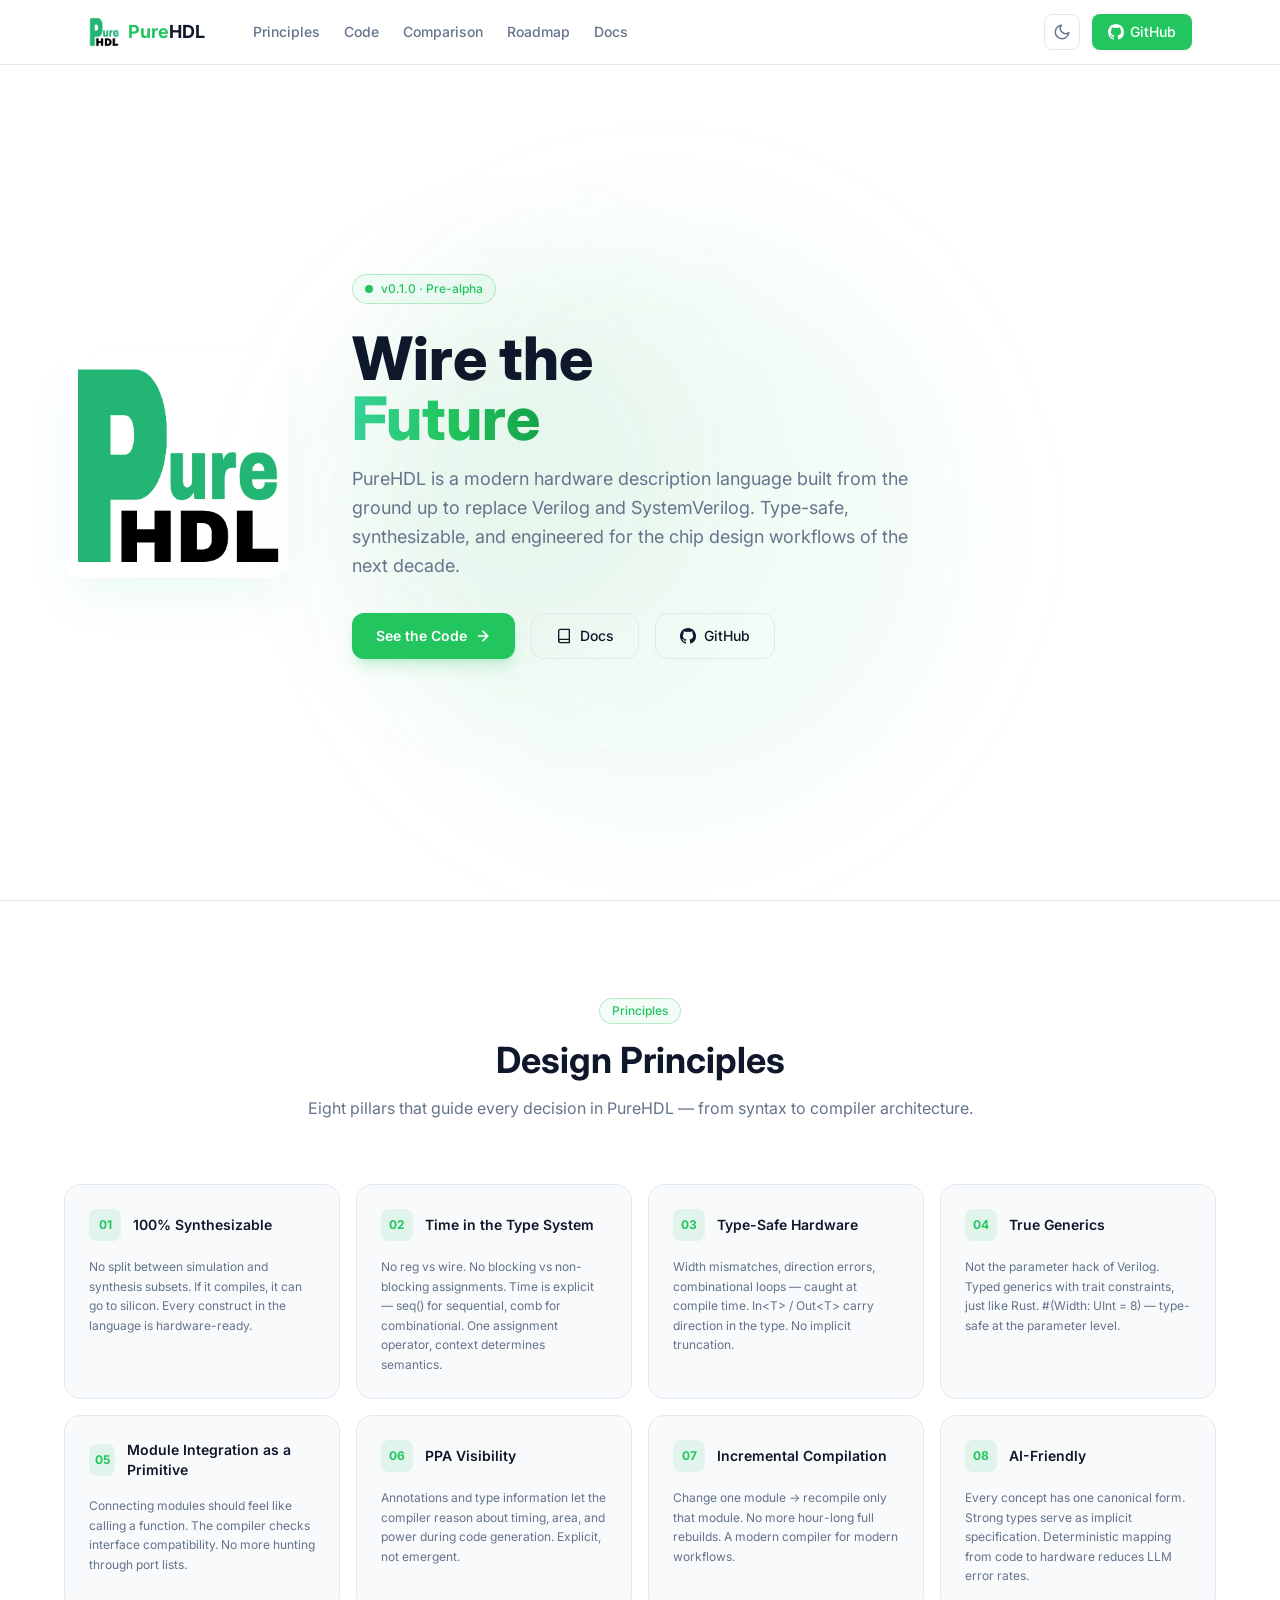
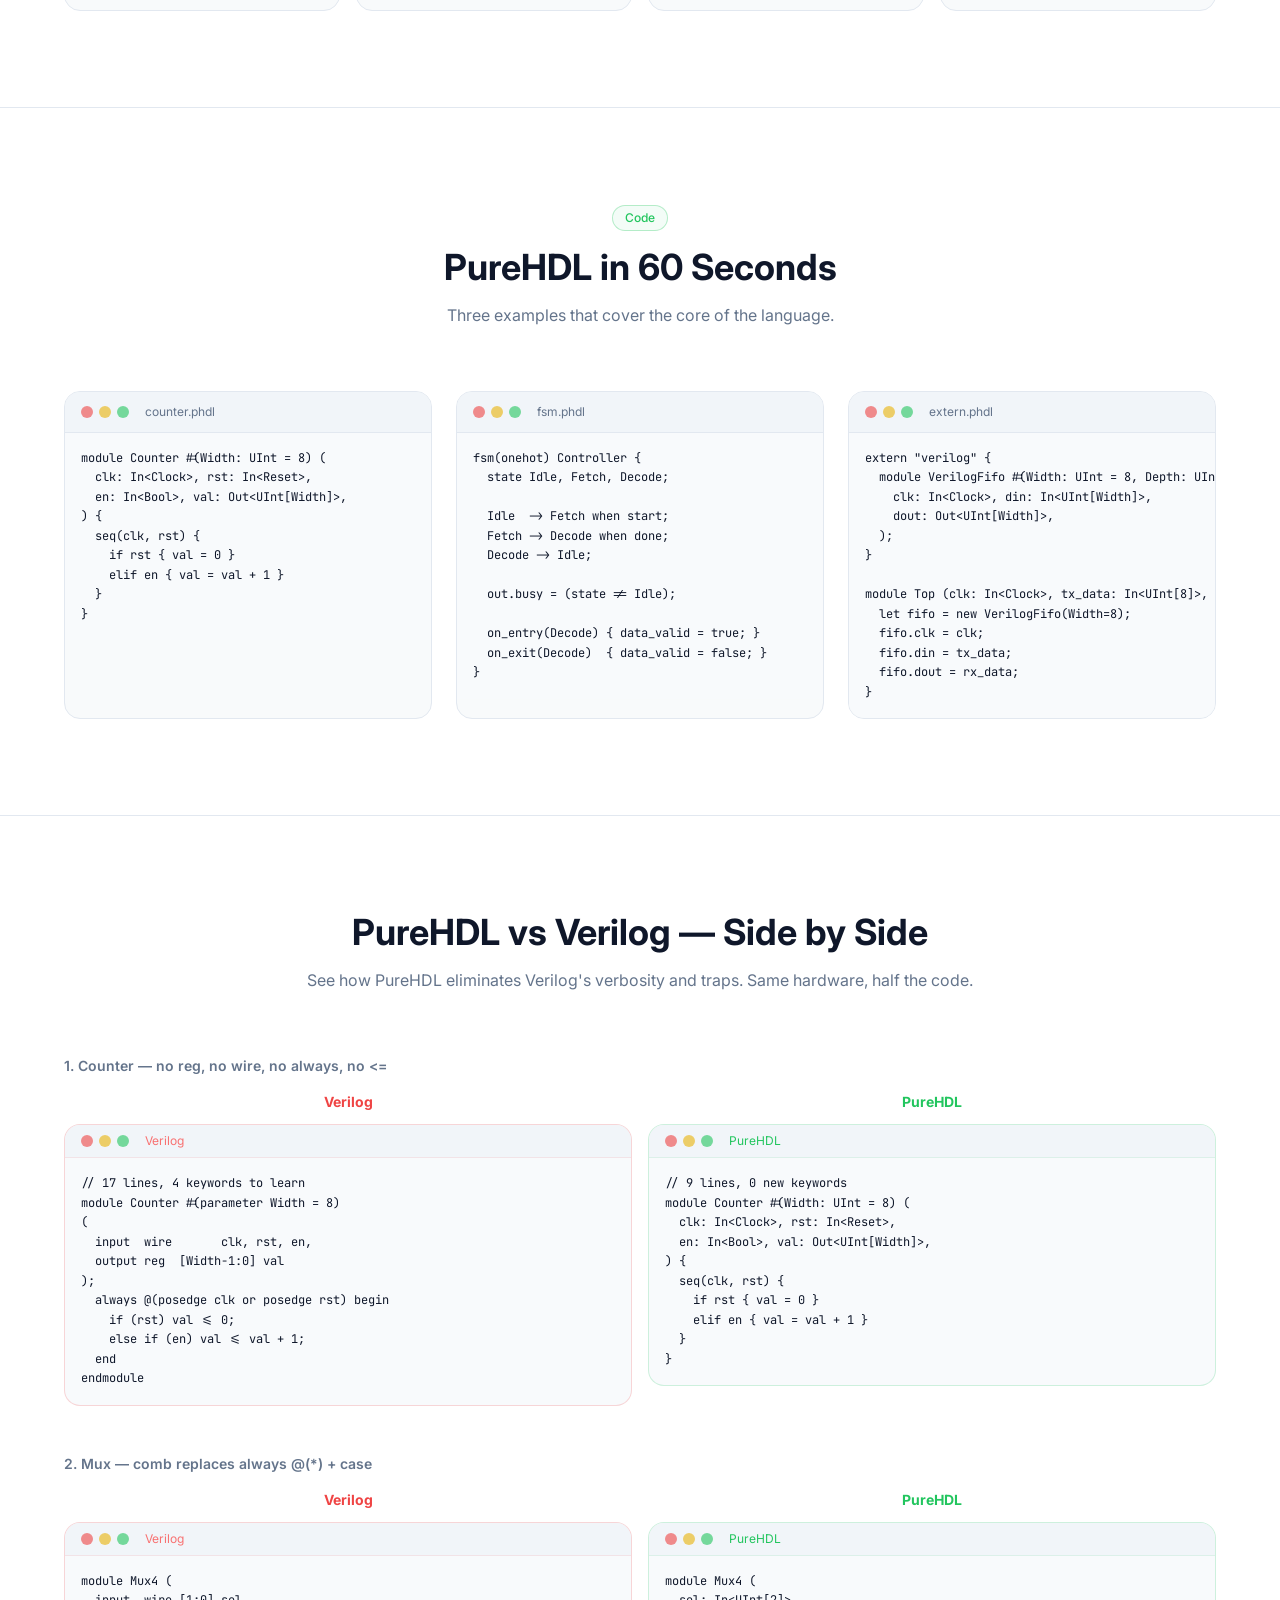
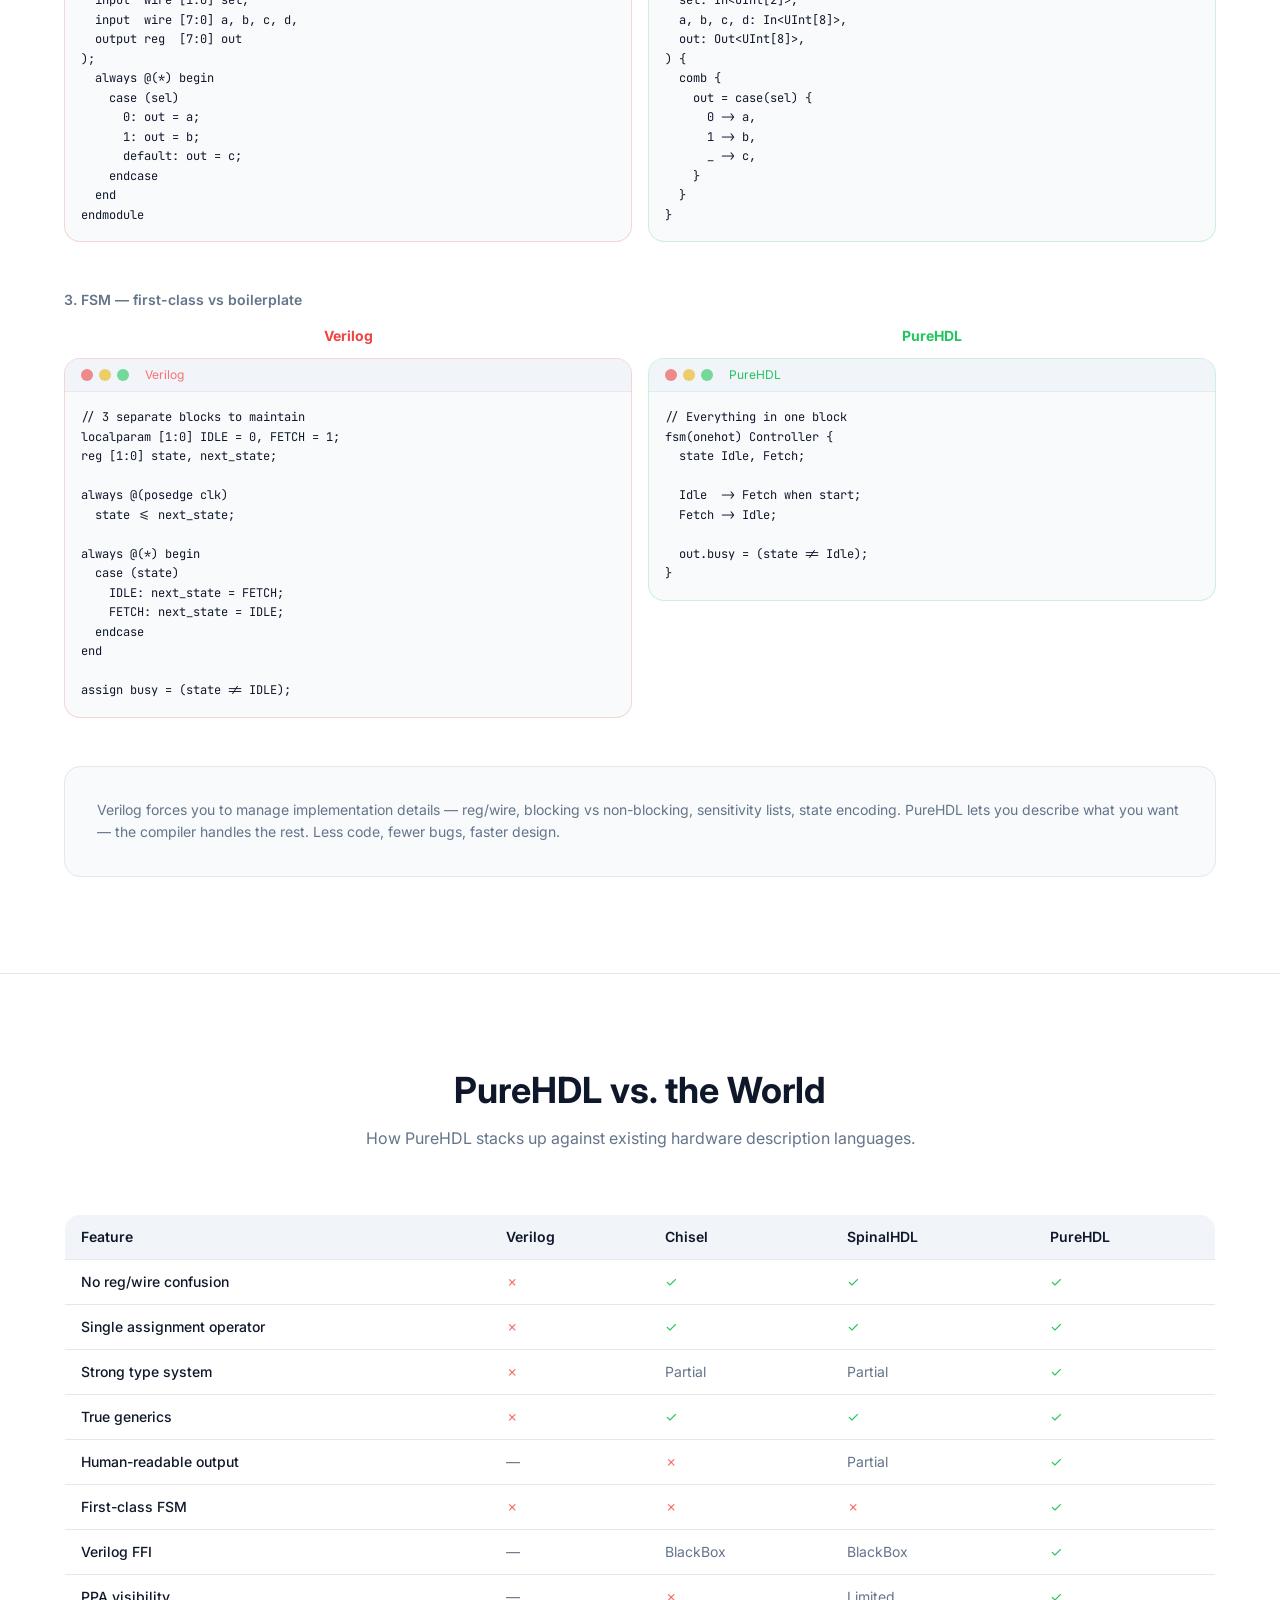
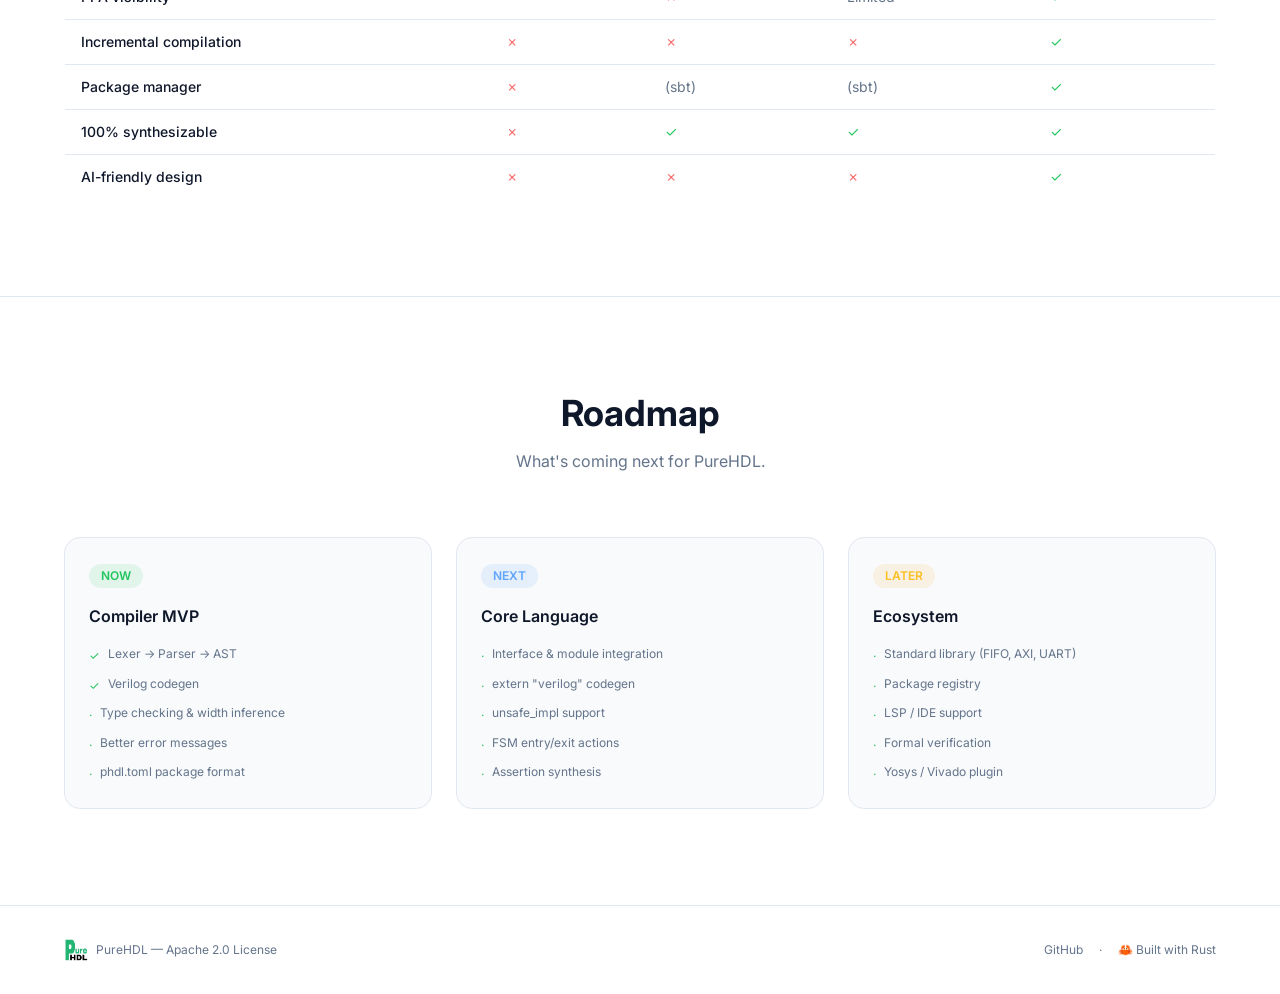
<file: en/index.html>
<!DOCTYPE html><html lang="en" class> <head><meta charset="UTF-8"><meta name="viewport" content="width=device-width, initial-scale=1.0"><title>PureHDL (PHDL) — Wire the Future</title><link rel="icon" type="image/png" href="/purehdl_logo.png"><link rel="preconnect" href="https://fonts.googleapis.com"><link rel="preconnect" href="https://fonts.gstatic.com" crossorigin><link href="https://fonts.googleapis.com/css2?family=Inter:wght@400;500;600;700;800&family=JetBrains+Mono:wght@400;500&family=Noto+Sans+SC:wght@400;500;600;700&display=swap" rel="stylesheet"><!-- Client script for theme and language --><script type="module">(function(){const e=localStorage.getItem("phdl-theme"),t=window.matchMedia("(prefers-color-scheme: dark)").matches;(e==="dark"||!e&&t)&&document.documentElement.classList.add("dark")})();</script><style>
*,:before,:after{--tw-border-spacing-x: 0;--tw-border-spacing-y: 0;--tw-translate-x: 0;--tw-translate-y: 0;--tw-rotate: 0;--tw-skew-x: 0;--tw-skew-y: 0;--tw-scale-x: 1;--tw-scale-y: 1;--tw-pan-x: ;--tw-pan-y: ;--tw-pinch-zoom: ;--tw-scroll-snap-strictness: proximity;--tw-gradient-from-position: ;--tw-gradient-via-position: ;--tw-gradient-to-position: ;--tw-ordinal: ;--tw-slashed-zero: ;--tw-numeric-figure: ;--tw-numeric-spacing: ;--tw-numeric-fraction: ;--tw-ring-inset: ;--tw-ring-offset-width: 0px;--tw-ring-offset-color: #fff;--tw-ring-color: rgb(59 130 246 / .5);--tw-ring-offset-shadow: 0 0 #0000;--tw-ring-shadow: 0 0 #0000;--tw-shadow: 0 0 #0000;--tw-shadow-colored: 0 0 #0000;--tw-blur: ;--tw-brightness: ;--tw-contrast: ;--tw-grayscale: ;--tw-hue-rotate: ;--tw-invert: ;--tw-saturate: ;--tw-sepia: ;--tw-drop-shadow: ;--tw-backdrop-blur: ;--tw-backdrop-brightness: ;--tw-backdrop-contrast: ;--tw-backdrop-grayscale: ;--tw-backdrop-hue-rotate: ;--tw-backdrop-invert: ;--tw-backdrop-opacity: ;--tw-backdrop-saturate: ;--tw-backdrop-sepia: ;--tw-contain-size: ;--tw-contain-layout: ;--tw-contain-paint: ;--tw-contain-style: }::backdrop{--tw-border-spacing-x: 0;--tw-border-spacing-y: 0;--tw-translate-x: 0;--tw-translate-y: 0;--tw-rotate: 0;--tw-skew-x: 0;--tw-skew-y: 0;--tw-scale-x: 1;--tw-scale-y: 1;--tw-pan-x: ;--tw-pan-y: ;--tw-pinch-zoom: ;--tw-scroll-snap-strictness: proximity;--tw-gradient-from-position: ;--tw-gradient-via-position: ;--tw-gradient-to-position: ;--tw-ordinal: ;--tw-slashed-zero: ;--tw-numeric-figure: ;--tw-numeric-spacing: ;--tw-numeric-fraction: ;--tw-ring-inset: ;--tw-ring-offset-width: 0px;--tw-ring-offset-color: #fff;--tw-ring-color: rgb(59 130 246 / .5);--tw-ring-offset-shadow: 0 0 #0000;--tw-ring-shadow: 0 0 #0000;--tw-shadow: 0 0 #0000;--tw-shadow-colored: 0 0 #0000;--tw-blur: ;--tw-brightness: ;--tw-contrast: ;--tw-grayscale: ;--tw-hue-rotate: ;--tw-invert: ;--tw-saturate: ;--tw-sepia: ;--tw-drop-shadow: ;--tw-backdrop-blur: ;--tw-backdrop-brightness: ;--tw-backdrop-contrast: ;--tw-backdrop-grayscale: ;--tw-backdrop-hue-rotate: ;--tw-backdrop-invert: ;--tw-backdrop-opacity: ;--tw-backdrop-saturate: ;--tw-backdrop-sepia: ;--tw-contain-size: ;--tw-contain-layout: ;--tw-contain-paint: ;--tw-contain-style: }*,:before,:after{box-sizing:border-box;border-width:0;border-style:solid;border-color:#e5e7eb}:before,:after{--tw-content: ""}html,:host{line-height:1.5;-webkit-text-size-adjust:100%;-moz-tab-size:4;-o-tab-size:4;tab-size:4;font-family:Inter,Noto Sans SC,system-ui,-apple-system,sans-serif;font-feature-settings:normal;font-variation-settings:normal;-webkit-tap-highlight-color:transparent}body{margin:0;line-height:inherit}hr{height:0;color:inherit;border-top-width:1px}abbr:where([title]){-webkit-text-decoration:underline dotted;text-decoration:underline dotted}h1,h2,h3,h4,h5,h6{font-size:inherit;font-weight:inherit}a{color:inherit;text-decoration:inherit}b,strong{font-weight:bolder}code,kbd,samp,pre{font-family:JetBrains Mono,Fira Code,monospace;font-feature-settings:normal;font-variation-settings:normal;font-size:1em}small{font-size:80%}sub,sup{font-size:75%;line-height:0;position:relative;vertical-align:baseline}sub{bottom:-.25em}sup{top:-.5em}table{text-indent:0;border-color:inherit;border-collapse:collapse}button,input,optgroup,select,textarea{font-family:inherit;font-feature-settings:inherit;font-variation-settings:inherit;font-size:100%;font-weight:inherit;line-height:inherit;letter-spacing:inherit;color:inherit;margin:0;padding:0}button,select{text-transform:none}button,input:where([type=button]),input:where([type=reset]),input:where([type=submit]){-webkit-appearance:button;background-color:transparent;background-image:none}:-moz-focusring{outline:auto}:-moz-ui-invalid{box-shadow:none}progress{vertical-align:baseline}::-webkit-inner-spin-button,::-webkit-outer-spin-button{height:auto}[type=search]{-webkit-appearance:textfield;outline-offset:-2px}::-webkit-search-decoration{-webkit-appearance:none}::-webkit-file-upload-button{-webkit-appearance:button;font:inherit}summary{display:list-item}blockquote,dl,dd,h1,h2,h3,h4,h5,h6,hr,figure,p,pre{margin:0}fieldset{margin:0;padding:0}legend{padding:0}ol,ul,menu{list-style:none;margin:0;padding:0}dialog{padding:0}textarea{resize:vertical}input::-moz-placeholder,textarea::-moz-placeholder{opacity:1;color:#9ca3af}input::placeholder,textarea::placeholder{opacity:1;color:#9ca3af}button,[role=button]{cursor:pointer}:disabled{cursor:default}img,svg,video,canvas,audio,iframe,embed,object{display:block;vertical-align:middle}img,video{max-width:100%;height:auto}[hidden]:where(:not([hidden=until-found])){display:none}:root{--bg-primary: #ffffff;--bg-secondary: #f8fafb;--bg-tertiary: #f1f5f9;--border: #e2e8f0;--text-primary: #0f172a;--text-secondary: #64748b;--code-bg: #f8fafc}.dark{--bg-primary: #0a0a0a;--bg-secondary: #12121a;--bg-tertiary: #1a1a2e;--border: #2a2a3e;--text-primary: #e2e2f0;--text-secondary: #8888aa;--code-bg: #0d0d0f}*,*:before,*:after{transition-property:background-color,border-color,color;transition-duration:.2s;transition-timing-function:ease}html{scroll-behavior:smooth}.container{width:100%}@media(min-width:640px){.container{max-width:640px}}@media(min-width:768px){.container{max-width:768px}}@media(min-width:1024px){.container{max-width:1024px}}@media(min-width:1280px){.container{max-width:1280px}}@media(min-width:1536px){.container{max-width:1536px}}.pointer-events-none{pointer-events:none}.fixed{position:fixed}.absolute{position:absolute}.relative{position:relative}.bottom-1\/4{bottom:25%}.left-1\/4{left:25%}.right-1\/4{right:25%}.top-0{top:0}.top-1\/4{top:25%}.z-50{z-index:50}.mx-auto{margin-left:auto;margin-right:auto}.mb-12{margin-bottom:3rem}.mb-16{margin-bottom:4rem}.mb-3{margin-bottom:.75rem}.mb-4{margin-bottom:1rem}.mb-6{margin-bottom:1.5rem}.mb-8{margin-bottom:2rem}.ml-2{margin-left:.5rem}.ml-6{margin-left:1.5rem}.ml-auto{margin-left:auto}.mt-0\.5{margin-top:.125rem}.mt-12{margin-top:3rem}.block{display:block}.inline-block{display:inline-block}.flex{display:flex}.inline-flex{display:inline-flex}.table{display:table}.grid{display:grid}.hidden{display:none}.h-16{height:4rem}.h-2{height:.5rem}.h-3{height:.75rem}.h-48{height:12rem}.h-6{height:1.5rem}.h-8{height:2rem}.h-9{height:2.25rem}.h-\[400px\]{height:400px}.h-\[600px\]{height:600px}.min-h-screen{min-height:100vh}.w-2{width:.5rem}.w-3{width:.75rem}.w-48{width:12rem}.w-6{width:1.5rem}.w-8{width:2rem}.w-9{width:2.25rem}.w-\[400px\]{width:400px}.w-\[600px\]{width:600px}.w-full{width:100%}.max-w-2xl{max-width:42rem}.max-w-6xl{max-width:72rem}.max-w-xl{max-width:36rem}.shrink-0{flex-shrink:0}@keyframes pulse{50%{opacity:.5}}.animate-pulse{animation:pulse 2s cubic-bezier(.4,0,.6,1) infinite}.cursor-pointer{cursor:pointer}.flex-col{flex-direction:column}.flex-wrap{flex-wrap:wrap}.items-start{align-items:flex-start}.items-center{align-items:center}.justify-center{justify-content:center}.justify-between{justify-content:space-between}.gap-1\.5{gap:.375rem}.gap-12{gap:3rem}.gap-2{gap:.5rem}.gap-3{gap:.75rem}.gap-4{gap:1rem}.gap-6{gap:1.5rem}.space-y-2>:not([hidden])~:not([hidden]){--tw-space-y-reverse: 0;margin-top:calc(.5rem * calc(1 - var(--tw-space-y-reverse)));margin-bottom:calc(.5rem * var(--tw-space-y-reverse))}.overflow-hidden{overflow:hidden}.overflow-x-auto{overflow-x:auto}.whitespace-nowrap{white-space:nowrap}.rounded{border-radius:.25rem}.rounded-2xl{border-radius:1rem}.rounded-full{border-radius:9999px}.rounded-lg{border-radius:.5rem}.rounded-xl{border-radius:.75rem}.border{border-width:1px}.border-b{border-bottom-width:1px}.border-t{border-top-width:1px}.border-\[var\(--border\)\]{border-color:var(--border)}.border-phdl-500\/10{border-color:#22c55e1a}.border-phdl-500\/20{border-color:#22c55e33}.border-phdl-500\/30{border-color:#22c55e4d}.border-red-500\/10{border-color:#ef44441a}.border-red-500\/20{border-color:#ef444433}.bg-\[var\(--bg-primary\)\]{background-color:var(--bg-primary)}.bg-\[var\(--bg-secondary\)\]{background-color:var(--bg-secondary)}.bg-\[var\(--bg-tertiary\)\]{background-color:var(--bg-tertiary)}.bg-\[var\(--code-bg\)\]{background-color:var(--code-bg)}.bg-amber-500\/10{background-color:#f59e0b1a}.bg-blue-500\/10{background-color:#3b82f61a}.bg-green-500\/60{background-color:#22c55e99}.bg-phdl-500{--tw-bg-opacity: 1;background-color:rgb(34 197 94 / var(--tw-bg-opacity, 1))}.bg-phdl-500\/10{background-color:#22c55e1a}.bg-phdl-500\/5{background-color:#22c55e0d}.bg-phdl-600\/5{background-color:#16a34a0d}.bg-red-500\/60{background-color:#ef444499}.bg-yellow-500\/60{background-color:#eab30899}.bg-gradient-to-r{background-image:linear-gradient(to right,var(--tw-gradient-stops))}.from-phdl-400{--tw-gradient-from: #34d399 var(--tw-gradient-from-position);--tw-gradient-to: rgb(52 211 153 / 0) var(--tw-gradient-to-position);--tw-gradient-stops: var(--tw-gradient-from), var(--tw-gradient-to)}.via-phdl-500{--tw-gradient-to: rgb(34 197 94 / 0) var(--tw-gradient-to-position);--tw-gradient-stops: var(--tw-gradient-from), #22c55e var(--tw-gradient-via-position), var(--tw-gradient-to)}.to-phdl-600{--tw-gradient-to: #16a34a var(--tw-gradient-to-position)}.bg-clip-text{-webkit-background-clip:text;background-clip:text}.p-4{padding:1rem}.p-6{padding:1.5rem}.p-8{padding:2rem}.px-3{padding-left:.75rem;padding-right:.75rem}.px-4{padding-left:1rem;padding-right:1rem}.px-6{padding-left:1.5rem;padding-right:1.5rem}.py-1{padding-top:.25rem;padding-bottom:.25rem}.py-1\.5{padding-top:.375rem;padding-bottom:.375rem}.py-2{padding-top:.5rem;padding-bottom:.5rem}.py-24{padding-top:6rem;padding-bottom:6rem}.py-3{padding-top:.75rem;padding-bottom:.75rem}.py-8{padding-top:2rem;padding-bottom:2rem}.pb-16{padding-bottom:4rem}.pt-24{padding-top:6rem}.text-left{text-align:left}.text-center{text-align:center}.font-mono{font-family:JetBrains Mono,Fira Code,monospace}.font-sans{font-family:Inter,Noto Sans SC,system-ui,-apple-system,sans-serif}.text-3xl{font-size:1.875rem;line-height:2.25rem}.text-4xl{font-size:2.25rem;line-height:2.5rem}.text-lg{font-size:1.125rem;line-height:1.75rem}.text-sm{font-size:.875rem;line-height:1.25rem}.text-xs{font-size:.75rem;line-height:1rem}.font-bold{font-weight:700}.font-extrabold{font-weight:800}.font-medium{font-weight:500}.font-semibold{font-weight:600}.leading-relaxed{line-height:1.625}.leading-tight{line-height:1.25}.text-\[var\(--text-primary\)\]{color:var(--text-primary)}.text-\[var\(--text-secondary\)\]{color:var(--text-secondary)}.text-amber-400{--tw-text-opacity: 1;color:rgb(251 191 36 / var(--tw-text-opacity, 1))}.text-blue-400{--tw-text-opacity: 1;color:rgb(96 165 250 / var(--tw-text-opacity, 1))}.text-phdl-500{--tw-text-opacity: 1;color:rgb(34 197 94 / var(--tw-text-opacity, 1))}.text-red-400{--tw-text-opacity: 1;color:rgb(248 113 113 / var(--tw-text-opacity, 1))}.text-red-500{--tw-text-opacity: 1;color:rgb(239 68 68 / var(--tw-text-opacity, 1))}.text-transparent{color:transparent}.text-white{--tw-text-opacity: 1;color:rgb(255 255 255 / var(--tw-text-opacity, 1))}.no-underline{text-decoration-line:none}.antialiased{-webkit-font-smoothing:antialiased;-moz-osx-font-smoothing:grayscale}.shadow-2xl{--tw-shadow: 0 25px 50px -12px rgb(0 0 0 / .25);--tw-shadow-colored: 0 25px 50px -12px var(--tw-shadow-color);box-shadow:var(--tw-ring-offset-shadow, 0 0 #0000),var(--tw-ring-shadow, 0 0 #0000),var(--tw-shadow)}.shadow-lg{--tw-shadow: 0 10px 15px -3px rgb(0 0 0 / .1), 0 4px 6px -4px rgb(0 0 0 / .1);--tw-shadow-colored: 0 10px 15px -3px var(--tw-shadow-color), 0 4px 6px -4px var(--tw-shadow-color);box-shadow:var(--tw-ring-offset-shadow, 0 0 #0000),var(--tw-ring-shadow, 0 0 #0000),var(--tw-shadow)}.shadow-phdl-500\/10{--tw-shadow-color: rgb(34 197 94 / .1);--tw-shadow: var(--tw-shadow-colored)}.shadow-phdl-500\/20{--tw-shadow-color: rgb(34 197 94 / .2);--tw-shadow: var(--tw-shadow-colored)}.blur{--tw-blur: blur(8px);filter:var(--tw-blur) var(--tw-brightness) var(--tw-contrast) var(--tw-grayscale) var(--tw-hue-rotate) var(--tw-invert) var(--tw-saturate) var(--tw-sepia) var(--tw-drop-shadow)}.blur-3xl{--tw-blur: blur(64px);filter:var(--tw-blur) var(--tw-brightness) var(--tw-contrast) var(--tw-grayscale) var(--tw-hue-rotate) var(--tw-invert) var(--tw-saturate) var(--tw-sepia) var(--tw-drop-shadow)}.filter{filter:var(--tw-blur) var(--tw-brightness) var(--tw-contrast) var(--tw-grayscale) var(--tw-hue-rotate) var(--tw-invert) var(--tw-saturate) var(--tw-sepia) var(--tw-drop-shadow)}.backdrop-blur-xl{--tw-backdrop-blur: blur(24px);backdrop-filter:var(--tw-backdrop-blur) var(--tw-backdrop-brightness) var(--tw-backdrop-contrast) var(--tw-backdrop-grayscale) var(--tw-backdrop-hue-rotate) var(--tw-backdrop-invert) var(--tw-backdrop-opacity) var(--tw-backdrop-saturate) var(--tw-backdrop-sepia)}.backdrop-filter{backdrop-filter:var(--tw-backdrop-blur) var(--tw-backdrop-brightness) var(--tw-backdrop-contrast) var(--tw-backdrop-grayscale) var(--tw-backdrop-hue-rotate) var(--tw-backdrop-invert) var(--tw-backdrop-opacity) var(--tw-backdrop-saturate) var(--tw-backdrop-sepia)}.transition{transition-property:color,background-color,border-color,text-decoration-color,fill,stroke,opacity,box-shadow,transform,filter,backdrop-filter;transition-timing-function:cubic-bezier(.4,0,.2,1);transition-duration:.15s}.transition-all{transition-property:all;transition-timing-function:cubic-bezier(.4,0,.2,1);transition-duration:.15s}.transition-colors{transition-property:color,background-color,border-color,text-decoration-color,fill,stroke;transition-timing-function:cubic-bezier(.4,0,.2,1);transition-duration:.15s}.duration-300{transition-duration:.3s}.last\:border-0:last-child{border-width:0px}.hover\:translate-y-\[-1px\]:hover{--tw-translate-y: -1px;transform:translate(var(--tw-translate-x),var(--tw-translate-y)) rotate(var(--tw-rotate)) skew(var(--tw-skew-x)) skewY(var(--tw-skew-y)) scaleX(var(--tw-scale-x)) scaleY(var(--tw-scale-y))}.hover\:border-phdl-500:hover{--tw-border-opacity: 1;border-color:rgb(34 197 94 / var(--tw-border-opacity, 1))}.hover\:border-phdl-500\/40:hover{border-color:#22c55e66}.hover\:bg-phdl-500\/\[0\.02\]:hover{background-color:#22c55e05}.hover\:bg-phdl-600:hover{--tw-bg-opacity: 1;background-color:rgb(22 163 74 / var(--tw-bg-opacity, 1))}.hover\:text-phdl-500:hover{--tw-text-opacity: 1;color:rgb(34 197 94 / var(--tw-text-opacity, 1))}.hover\:shadow-lg:hover{--tw-shadow: 0 10px 15px -3px rgb(0 0 0 / .1), 0 4px 6px -4px rgb(0 0 0 / .1);--tw-shadow-colored: 0 10px 15px -3px var(--tw-shadow-color), 0 4px 6px -4px var(--tw-shadow-color);box-shadow:var(--tw-ring-offset-shadow, 0 0 #0000),var(--tw-ring-shadow, 0 0 #0000),var(--tw-shadow)}.hover\:shadow-phdl-500\/5:hover{--tw-shadow-color: rgb(34 197 94 / .05);--tw-shadow: var(--tw-shadow-colored)}.dark\:block:is(.dark *){display:block}.dark\:hidden:is(.dark *){display:none}.dark\:bg-phdl-500\/10:is(.dark *){background-color:#22c55e1a}.dark\:bg-phdl-600\/10:is(.dark *){background-color:#16a34a1a}@media(min-width:640px){.sm\:inline{display:inline}.sm\:inline-flex{display:inline-flex}.sm\:grid-cols-2{grid-template-columns:repeat(2,minmax(0,1fr))}.sm\:flex-row{flex-direction:row}.sm\:px-6{padding-left:1.5rem;padding-right:1.5rem}.sm\:text-4xl{font-size:2.25rem;line-height:2.5rem}.sm\:text-5xl{font-size:3rem;line-height:1}}@media(min-width:768px){.md\:flex{display:flex}.md\:grid-cols-2{grid-template-columns:repeat(2,minmax(0,1fr))}.md\:grid-cols-3{grid-template-columns:repeat(3,minmax(0,1fr))}}@media(min-width:1024px){.lg\:h-56{height:14rem}.lg\:w-56{width:14rem}.lg\:grid-cols-4{grid-template-columns:repeat(4,minmax(0,1fr))}.lg\:flex-row{flex-direction:row}.lg\:gap-16{gap:4rem}.lg\:text-6xl{font-size:3.75rem;line-height:1}}

</style></head> <body class="bg-[var(--bg-primary)] text-[var(--text-primary)] font-sans antialiased">   <nav class="fixed top-0 w-full z-50 bg-[var(--bg-primary)]/90 backdrop-blur-xl border-b border-[var(--border)]"> <div class="max-w-6xl mx-auto px-4 sm:px-6 h-16 flex items-center gap-6"> <a href="/en/" class="flex items-center gap-2 no-underline shrink-0"> <img src="/purehdl_logo.png" alt="PureHDL" class="w-8 h-8 rounded-lg"> <span class="font-bold text-lg text-[var(--text-primary)] hidden sm:inline"> <span class="text-phdl-500">Pure</span>HDL
</span> </a> <div class="hidden md:flex items-center gap-6 ml-6"> <a href="#principles" class="text-sm text-[var(--text-secondary)] hover:text-phdl-500 no-underline font-medium transition-colors">Principles</a> <a href="#code" class="text-sm text-[var(--text-secondary)] hover:text-phdl-500 no-underline font-medium transition-colors">Code</a> <a href="#comparison" class="text-sm text-[var(--text-secondary)] hover:text-phdl-500 no-underline font-medium transition-colors">Comparison</a> <a href="#roadmap" class="text-sm text-[var(--text-secondary)] hover:text-phdl-500 no-underline font-medium transition-colors">Roadmap</a> <a href="/en/docs/" class="text-sm text-[var(--text-secondary)] hover:text-phdl-500 no-underline font-medium transition-colors">Docs</a> </div> <div class="ml-auto flex items-center gap-3"> <button id="themeToggle" class="w-9 h-9 flex items-center justify-center rounded-lg border border-[var(--border)]
                 text-[var(--text-secondary)] hover:text-phdl-500 hover:border-phdl-500
                 cursor-pointer transition-colors" aria-label="Toggle theme"> <svg id="sunIcon" class="hidden dark:block" width="18" height="18" viewBox="0 0 24 24" fill="none" stroke="currentColor" stroke-width="2" stroke-linecap="round" stroke-linejoin="round"> <circle cx="12" cy="12" r="5"></circle><line x1="12" y1="1" x2="12" y2="3"></line><line x1="12" y1="21" x2="12" y2="23"></line><line x1="4.22" y1="4.22" x2="5.64" y2="5.64"></line><line x1="18.36" y1="18.36" x2="19.78" y2="19.78"></line><line x1="1" y1="12" x2="3" y2="12"></line><line x1="21" y1="12" x2="23" y2="12"></line><line x1="4.22" y1="19.78" x2="5.64" y2="18.36"></line><line x1="18.36" y1="5.64" x2="19.78" y2="4.22"></line> </svg> <svg id="moonIcon" class="block dark:hidden" width="18" height="18" viewBox="0 0 24 24" fill="none" stroke="currentColor" stroke-width="2" stroke-linecap="round" stroke-linejoin="round"> <path d="M21 12.79A9 9 0 1 1 11.21 3 7 7 0 0 0 21 12.79z"></path> </svg> </button> <a href="https://github.com/PureHDL" target="_blank" class="hidden sm:inline-flex items-center gap-1.5 px-4 py-2 text-sm font-medium
                 rounded-lg bg-phdl-500 hover:bg-phdl-600 text-white no-underline transition-colors"> <svg width="16" height="16" viewBox="0 0 24 24" fill="currentColor"><path d="M12 0C5.37 0 0 5.37 0 12c0 5.31 3.435 9.795 8.205 11.385.6.105.825-.255.825-.57 0-.285-.015-1.23-.015-2.235-3.015.555-3.795-.735-4.035-1.41-.135-.345-.72-1.41-1.23-1.695-.42-.225-1.02-.78-.015-.795.945-.015 1.62.87 1.845 1.23 1.08 1.815 2.805 1.305 3.495.99.105-.78.42-1.305.765-1.605-2.67-.3-5.46-1.335-5.46-5.925 0-1.305.465-2.385 1.23-3.225-.12-.3-.54-1.53.12-3.18 0 0 1.005-.315 3.3 1.23.96-.27 1.98-.405 3-.405s2.04.135 3 .405c2.295-1.56 3.3-1.23 3.3-1.23.66 1.65.24 2.88.12 3.18.765.84 1.23 1.905 1.23 3.225 0 4.605-2.805 5.625-5.475 5.925.435.375.81 1.095.81 2.22 0 1.605-.015 2.895-.015 3.3 0 .315.225.69.825.57A12.02 12.02 0 0 0 24 12c0-6.63-5.37-12-12-12z"></path></svg> GitHub </a> </div> </div> </nav>  <section class="relative min-h-screen flex items-center pt-24 pb-16 px-4 sm:px-6 overflow-hidden"> <div class="absolute top-1/4 right-1/4 w-[600px] h-[600px] bg-phdl-500/5 dark:bg-phdl-500/10 rounded-full blur-3xl pointer-events-none"></div> <div class="absolute bottom-1/4 left-1/4 w-[400px] h-[400px] bg-phdl-600/5 dark:bg-phdl-600/10 rounded-full blur-3xl pointer-events-none"></div> <div class="max-w-6xl mx-auto w-full relative"> <div class="flex flex-col lg:flex-row items-center gap-12 lg:gap-16"> <div class="shrink-0"> <img src="/purehdl_logo.png" alt="PureHDL" class="w-48 h-48 lg:w-56 lg:h-56 rounded-2xl shadow-2xl shadow-phdl-500/10"> </div> <div> <div class="inline-flex items-center gap-2 px-3 py-1.5 rounded-full border border-phdl-500/30 bg-phdl-500/5 text-phdl-500 text-xs font-medium mb-6"> <span class="w-2 h-2 rounded-full bg-phdl-500 animate-pulse"></span> v0.1.0 · Pre-alpha </div> <h1 class="text-4xl sm:text-5xl lg:text-6xl font-extrabold leading-tight mb-4"> Wire the<br> <span class="bg-gradient-to-r from-phdl-400 via-phdl-500 to-phdl-600 bg-clip-text text-transparent"> Future </span> </h1> <p class="text-lg text-[var(--text-secondary)] leading-relaxed max-w-xl mb-8"> PureHDL is a modern hardware description language built from the ground up to replace Verilog and SystemVerilog. Type-safe, synthesizable, and engineered for the chip design workflows of the next decade. </p> <div class="flex flex-wrap gap-4"> <a href="#code" class="inline-flex items-center gap-2 px-6 py-3 rounded-xl bg-phdl-500 hover:bg-phdl-600 text-white font-semibold text-sm no-underline transition-all hover:translate-y-[-1px] shadow-lg shadow-phdl-500/20"> See the Code <svg width="16" height="16" viewBox="0 0 24 24" fill="none" stroke="currentColor" stroke-width="2.5" stroke-linecap="round" stroke-linejoin="round"><line x1="5" y1="12" x2="19" y2="12"></line><polyline points="12 5 19 12 12 19"></polyline></svg> </a> <a href="/en/docs/" class="inline-flex items-center gap-2 px-6 py-3 rounded-xl border border-[var(--border)]
                     text-[var(--text-primary)] hover:border-phdl-500 hover:text-phdl-500
                     font-medium text-sm no-underline transition-all hover:translate-y-[-1px]"> <svg width="16" height="16" viewBox="0 0 24 24" fill="none" stroke="currentColor" stroke-width="2" stroke-linecap="round" stroke-linejoin="round"><path d="M4 19.5A2.5 2.5 0 0 1 6.5 17H20"></path><path d="M6.5 2H20v20H6.5A2.5 2.5 0 0 1 4 19.5v-15A2.5 2.5 0 0 1 6.5 2z"></path></svg> Docs </a> <a href="https://github.com/PureHDL" target="_blank" class="inline-flex items-center gap-2 px-6 py-3 rounded-xl border border-[var(--border)]
                     text-[var(--text-primary)] hover:border-phdl-500 hover:text-phdl-500
                     font-medium text-sm no-underline transition-all hover:translate-y-[-1px]"> <svg width="16" height="16" viewBox="0 0 24 24" fill="currentColor"><path d="M12 0C5.37 0 0 5.37 0 12c0 5.31 3.435 9.795 8.205 11.385.6.105.825-.255.825-.57 0-.285-.015-1.23-.015-2.235-3.015.555-3.795-.735-4.035-1.41-.135-.345-.72-1.41-1.23-1.695-.42-.225-1.02-.78-.015-.795.945-.015 1.62.87 1.845 1.23 1.08 1.815 2.805 1.305 3.495.99.105-.78.42-1.305.765-1.605-2.67-.3-5.46-1.335-5.46-5.925 0-1.305.465-2.385 1.23-3.225-.12-.3-.54-1.53.12-3.18 0 0 1.005-.315 3.3 1.23.96-.27 1.98-.405 3-.405s2.04.135 3 .405c2.295-1.56 3.3-1.23 3.3-1.23.66 1.65.24 2.88.12 3.18.765.84 1.23 1.905 1.23 3.225 0 4.605-2.805 5.625-5.475 5.925.435.375.81 1.095.81 2.22 0 1.605-.015 2.895-.015 3.3 0 .315.225.69.825.57A12.02 12.02 0 0 0 24 12c0-6.63-5.37-12-12-12z"></path></svg> GitHub </a> </div> </div> </div> </div> </section>  <section id="principles" class="py-24 px-4 sm:px-6 border-t border-[var(--border)]"> <div class="max-w-6xl mx-auto"> <div class="text-center mb-16"> <span class="inline-block px-3 py-1 rounded-full border border-phdl-500/30 bg-phdl-500/5 text-phdl-500 text-xs font-medium mb-4">Principles</span> <h2 class="text-3xl sm:text-4xl font-bold mb-4">Design Principles</h2> <p class="text-[var(--text-secondary)] max-w-2xl mx-auto">Eight pillars that guide every decision in PureHDL — from syntax to compiler architecture.</p> </div> <div class="grid sm:grid-cols-2 lg:grid-cols-4 gap-4"> <div class="group p-6 rounded-2xl border border-[var(--border)] bg-[var(--bg-secondary)]
                      hover:border-phdl-500/40 hover:shadow-lg hover:shadow-phdl-500/5
                      transition-all duration-300"> <div class="flex items-center gap-3 mb-4"> <div class="w-8 h-8 rounded-lg bg-phdl-500/10 flex items-center justify-center text-phdl-500 text-xs font-bold"> 01 </div> <h3 class="font-semibold text-sm">100% Synthesizable</h3> </div> <p class="text-xs text-[var(--text-secondary)] leading-relaxed">No split between simulation and synthesis subsets. If it compiles, it can go to silicon. Every construct in the language is hardware-ready.</p> </div><div class="group p-6 rounded-2xl border border-[var(--border)] bg-[var(--bg-secondary)]
                      hover:border-phdl-500/40 hover:shadow-lg hover:shadow-phdl-500/5
                      transition-all duration-300"> <div class="flex items-center gap-3 mb-4"> <div class="w-8 h-8 rounded-lg bg-phdl-500/10 flex items-center justify-center text-phdl-500 text-xs font-bold"> 02 </div> <h3 class="font-semibold text-sm">Time in the Type System</h3> </div> <p class="text-xs text-[var(--text-secondary)] leading-relaxed">No reg vs wire. No blocking vs non-blocking assignments. Time is explicit — seq() for sequential, comb for combinational. One assignment operator, context determines semantics.</p> </div><div class="group p-6 rounded-2xl border border-[var(--border)] bg-[var(--bg-secondary)]
                      hover:border-phdl-500/40 hover:shadow-lg hover:shadow-phdl-500/5
                      transition-all duration-300"> <div class="flex items-center gap-3 mb-4"> <div class="w-8 h-8 rounded-lg bg-phdl-500/10 flex items-center justify-center text-phdl-500 text-xs font-bold"> 03 </div> <h3 class="font-semibold text-sm">Type-Safe Hardware</h3> </div> <p class="text-xs text-[var(--text-secondary)] leading-relaxed">Width mismatches, direction errors, combinational loops — caught at compile time. In&lt;T&gt; / Out&lt;T&gt; carry direction in the type. No implicit truncation.</p> </div><div class="group p-6 rounded-2xl border border-[var(--border)] bg-[var(--bg-secondary)]
                      hover:border-phdl-500/40 hover:shadow-lg hover:shadow-phdl-500/5
                      transition-all duration-300"> <div class="flex items-center gap-3 mb-4"> <div class="w-8 h-8 rounded-lg bg-phdl-500/10 flex items-center justify-center text-phdl-500 text-xs font-bold"> 04 </div> <h3 class="font-semibold text-sm">True Generics</h3> </div> <p class="text-xs text-[var(--text-secondary)] leading-relaxed">Not the parameter hack of Verilog. Typed generics with trait constraints, just like Rust. #(Width: UInt = 8) — type-safe at the parameter level.</p> </div><div class="group p-6 rounded-2xl border border-[var(--border)] bg-[var(--bg-secondary)]
                      hover:border-phdl-500/40 hover:shadow-lg hover:shadow-phdl-500/5
                      transition-all duration-300"> <div class="flex items-center gap-3 mb-4"> <div class="w-8 h-8 rounded-lg bg-phdl-500/10 flex items-center justify-center text-phdl-500 text-xs font-bold"> 05 </div> <h3 class="font-semibold text-sm">Module Integration as a Primitive</h3> </div> <p class="text-xs text-[var(--text-secondary)] leading-relaxed">Connecting modules should feel like calling a function. The compiler checks interface compatibility. No more hunting through port lists.</p> </div><div class="group p-6 rounded-2xl border border-[var(--border)] bg-[var(--bg-secondary)]
                      hover:border-phdl-500/40 hover:shadow-lg hover:shadow-phdl-500/5
                      transition-all duration-300"> <div class="flex items-center gap-3 mb-4"> <div class="w-8 h-8 rounded-lg bg-phdl-500/10 flex items-center justify-center text-phdl-500 text-xs font-bold"> 06 </div> <h3 class="font-semibold text-sm">PPA Visibility</h3> </div> <p class="text-xs text-[var(--text-secondary)] leading-relaxed">Annotations and type information let the compiler reason about timing, area, and power during code generation. Explicit, not emergent.</p> </div><div class="group p-6 rounded-2xl border border-[var(--border)] bg-[var(--bg-secondary)]
                      hover:border-phdl-500/40 hover:shadow-lg hover:shadow-phdl-500/5
                      transition-all duration-300"> <div class="flex items-center gap-3 mb-4"> <div class="w-8 h-8 rounded-lg bg-phdl-500/10 flex items-center justify-center text-phdl-500 text-xs font-bold"> 07 </div> <h3 class="font-semibold text-sm">Incremental Compilation</h3> </div> <p class="text-xs text-[var(--text-secondary)] leading-relaxed">Change one module → recompile only that module. No more hour-long full rebuilds. A modern compiler for modern workflows.</p> </div><div class="group p-6 rounded-2xl border border-[var(--border)] bg-[var(--bg-secondary)]
                      hover:border-phdl-500/40 hover:shadow-lg hover:shadow-phdl-500/5
                      transition-all duration-300"> <div class="flex items-center gap-3 mb-4"> <div class="w-8 h-8 rounded-lg bg-phdl-500/10 flex items-center justify-center text-phdl-500 text-xs font-bold"> 08 </div> <h3 class="font-semibold text-sm">AI-Friendly</h3> </div> <p class="text-xs text-[var(--text-secondary)] leading-relaxed">Every concept has one canonical form. Strong types serve as implicit specification. Deterministic mapping from code to hardware reduces LLM error rates.</p> </div> </div> </div> </section>  <section id="code" class="py-24 px-4 sm:px-6 border-t border-[var(--border)]"> <div class="max-w-6xl mx-auto"> <div class="text-center mb-16"> <span class="inline-block px-3 py-1 rounded-full border border-phdl-500/30 bg-phdl-500/5 text-phdl-500 text-xs font-medium mb-4">Code</span> <h2 class="text-3xl sm:text-4xl font-bold mb-4">PureHDL in 60 Seconds</h2> <p class="text-[var(--text-secondary)] max-w-2xl mx-auto">Three examples that cover the core of the language.</p> </div> <div class="grid md:grid-cols-3 gap-6"> <div class="rounded-2xl border border-[var(--border)] overflow-hidden bg-[var(--bg-secondary)]"> <div class="flex items-center gap-2 px-4 py-3 border-b border-[var(--border)] bg-[var(--bg-tertiary)]"> <div class="flex gap-1.5"> <span class="w-3 h-3 rounded-full bg-red-500/60"></span> <span class="w-3 h-3 rounded-full bg-yellow-500/60"></span> <span class="w-3 h-3 rounded-full bg-green-500/60"></span> </div> <span class="text-xs text-[var(--text-secondary)] ml-2"> counter.phdl </span> </div> <pre class="p-4 text-xs leading-relaxed overflow-x-auto bg-[var(--code-bg)] font-mono"><code>module Counter #(Width: UInt = 8) (
  clk: In&lt;Clock&gt;, rst: In&lt;Reset&gt;,
  en: In&lt;Bool&gt;, val: Out&lt;UInt[Width]&gt;,
) {
  seq(clk, rst) {
    if rst { val = 0 }
    elif en { val = val + 1 }
  }
}</code></pre> </div><div class="rounded-2xl border border-[var(--border)] overflow-hidden bg-[var(--bg-secondary)]"> <div class="flex items-center gap-2 px-4 py-3 border-b border-[var(--border)] bg-[var(--bg-tertiary)]"> <div class="flex gap-1.5"> <span class="w-3 h-3 rounded-full bg-red-500/60"></span> <span class="w-3 h-3 rounded-full bg-yellow-500/60"></span> <span class="w-3 h-3 rounded-full bg-green-500/60"></span> </div> <span class="text-xs text-[var(--text-secondary)] ml-2"> fsm.phdl </span> </div> <pre class="p-4 text-xs leading-relaxed overflow-x-auto bg-[var(--code-bg)] font-mono"><code>fsm(onehot) Controller {
  state Idle, Fetch, Decode;

  Idle  -&gt; Fetch when start;
  Fetch -&gt; Decode when done;
  Decode -&gt; Idle;

  out.busy = (state != Idle);

  on_entry(Decode) { data_valid = true; }
  on_exit(Decode)  { data_valid = false; }
}</code></pre> </div><div class="rounded-2xl border border-[var(--border)] overflow-hidden bg-[var(--bg-secondary)]"> <div class="flex items-center gap-2 px-4 py-3 border-b border-[var(--border)] bg-[var(--bg-tertiary)]"> <div class="flex gap-1.5"> <span class="w-3 h-3 rounded-full bg-red-500/60"></span> <span class="w-3 h-3 rounded-full bg-yellow-500/60"></span> <span class="w-3 h-3 rounded-full bg-green-500/60"></span> </div> <span class="text-xs text-[var(--text-secondary)] ml-2"> extern.phdl </span> </div> <pre class="p-4 text-xs leading-relaxed overflow-x-auto bg-[var(--code-bg)] font-mono"><code>extern &quot;verilog&quot; {
  module VerilogFifo #(Width: UInt = 8, Depth: UInt = 16) (
    clk: In&lt;Clock&gt;, din: In&lt;UInt[Width]&gt;,
    dout: Out&lt;UInt[Width]&gt;,
  );
}

module Top (clk: In&lt;Clock&gt;, tx_data: In&lt;UInt[8]&gt;, rx_data: Out&lt;UInt[8]&gt;) {
  let fifo = new VerilogFifo(Width=8);
  fifo.clk = clk;
  fifo.din = tx_data;
  fifo.dout = rx_data;
}</code></pre> </div> </div> </div> </section>  <section class="py-24 px-4 sm:px-6 border-t border-[var(--border)]"> <div class="max-w-6xl mx-auto"> <div class="text-center mb-16"> <h2 class="text-3xl sm:text-4xl font-bold mb-4">PureHDL vs Verilog — Side by Side</h2> <p class="text-[var(--text-secondary)] max-w-2xl mx-auto">See how PureHDL eliminates Verilog&#39;s verbosity and traps. Same hardware, half the code.</p> </div> <div class="mb-12"> <h3 class="font-semibold text-sm mb-4 text-[var(--text-secondary)]">1. Counter — no reg, no wire, no always, no &lt;=</h3> <div class="grid md:grid-cols-2 gap-4"> <div> <div class="flex items-center justify-center gap-2 mb-3"> <span class="text-red-500 font-bold text-sm">Verilog</span> </div> <div class="rounded-2xl border border-red-500/20 overflow-hidden bg-[var(--code-bg)]"> <div class="flex items-center gap-2 px-4 py-2 border-b border-red-500/10 bg-[var(--bg-tertiary)]"> <div class="flex gap-1.5"><span class="w-3 h-3 rounded-full bg-red-500/60"></span><span class="w-3 h-3 rounded-full bg-yellow-500/60"></span><span class="w-3 h-3 rounded-full bg-green-500/60"></span></div> <span class="text-xs text-red-400 ml-2">Verilog</span> </div> <pre class="p-4 text-xs leading-relaxed overflow-x-auto font-mono"><code>// 17 lines, 4 keywords to learn
module Counter #(parameter Width = 8)
(
  input  wire       clk, rst, en,
  output reg  [Width-1:0] val
);
  always @(posedge clk or posedge rst) begin
    if (rst) val &lt;= 0;
    else if (en) val &lt;= val + 1;
  end
endmodule</code></pre> </div> </div> <div> <div class="flex items-center justify-center gap-2 mb-3"> <span class="text-phdl-500 font-bold text-sm">PureHDL</span> </div> <div class="rounded-2xl border border-phdl-500/20 overflow-hidden bg-[var(--code-bg)]"> <div class="flex items-center gap-2 px-4 py-2 border-b border-phdl-500/10 bg-[var(--bg-tertiary)]"> <div class="flex gap-1.5"><span class="w-3 h-3 rounded-full bg-red-500/60"></span><span class="w-3 h-3 rounded-full bg-yellow-500/60"></span><span class="w-3 h-3 rounded-full bg-green-500/60"></span></div> <span class="text-xs text-phdl-500 ml-2">PureHDL</span> </div> <pre class="p-4 text-xs leading-relaxed overflow-x-auto font-mono"><code>// 9 lines, 0 new keywords
module Counter #(Width: UInt = 8) (
  clk: In&lt;Clock&gt;, rst: In&lt;Reset&gt;,
  en: In&lt;Bool&gt;, val: Out&lt;UInt[Width]&gt;,
) {
  seq(clk, rst) {
    if rst { val = 0 }
    elif en { val = val + 1 }
  }
}</code></pre> </div> </div> </div> </div><div class="mb-12"> <h3 class="font-semibold text-sm mb-4 text-[var(--text-secondary)]">2. Mux — comb replaces always @(*) + case</h3> <div class="grid md:grid-cols-2 gap-4"> <div> <div class="flex items-center justify-center gap-2 mb-3"> <span class="text-red-500 font-bold text-sm">Verilog</span> </div> <div class="rounded-2xl border border-red-500/20 overflow-hidden bg-[var(--code-bg)]"> <div class="flex items-center gap-2 px-4 py-2 border-b border-red-500/10 bg-[var(--bg-tertiary)]"> <div class="flex gap-1.5"><span class="w-3 h-3 rounded-full bg-red-500/60"></span><span class="w-3 h-3 rounded-full bg-yellow-500/60"></span><span class="w-3 h-3 rounded-full bg-green-500/60"></span></div> <span class="text-xs text-red-400 ml-2">Verilog</span> </div> <pre class="p-4 text-xs leading-relaxed overflow-x-auto font-mono"><code>module Mux4 (
  input  wire [1:0] sel,
  input  wire [7:0] a, b, c, d,
  output reg  [7:0] out
);
  always @(*) begin
    case (sel)
      0: out = a;
      1: out = b;
      default: out = c;
    endcase
  end
endmodule</code></pre> </div> </div> <div> <div class="flex items-center justify-center gap-2 mb-3"> <span class="text-phdl-500 font-bold text-sm">PureHDL</span> </div> <div class="rounded-2xl border border-phdl-500/20 overflow-hidden bg-[var(--code-bg)]"> <div class="flex items-center gap-2 px-4 py-2 border-b border-phdl-500/10 bg-[var(--bg-tertiary)]"> <div class="flex gap-1.5"><span class="w-3 h-3 rounded-full bg-red-500/60"></span><span class="w-3 h-3 rounded-full bg-yellow-500/60"></span><span class="w-3 h-3 rounded-full bg-green-500/60"></span></div> <span class="text-xs text-phdl-500 ml-2">PureHDL</span> </div> <pre class="p-4 text-xs leading-relaxed overflow-x-auto font-mono"><code>module Mux4 (
  sel: In&lt;UInt[2]&gt;,
  a, b, c, d: In&lt;UInt[8]&gt;,
  out: Out&lt;UInt[8]&gt;,
) {
  comb {
    out = case(sel) {
      0 -&gt; a,
      1 -&gt; b,
      _ -&gt; c,
    }
  }
}</code></pre> </div> </div> </div> </div><div class="mb-12"> <h3 class="font-semibold text-sm mb-4 text-[var(--text-secondary)]">3. FSM — first-class vs boilerplate</h3> <div class="grid md:grid-cols-2 gap-4"> <div> <div class="flex items-center justify-center gap-2 mb-3"> <span class="text-red-500 font-bold text-sm">Verilog</span> </div> <div class="rounded-2xl border border-red-500/20 overflow-hidden bg-[var(--code-bg)]"> <div class="flex items-center gap-2 px-4 py-2 border-b border-red-500/10 bg-[var(--bg-tertiary)]"> <div class="flex gap-1.5"><span class="w-3 h-3 rounded-full bg-red-500/60"></span><span class="w-3 h-3 rounded-full bg-yellow-500/60"></span><span class="w-3 h-3 rounded-full bg-green-500/60"></span></div> <span class="text-xs text-red-400 ml-2">Verilog</span> </div> <pre class="p-4 text-xs leading-relaxed overflow-x-auto font-mono"><code>// 3 separate blocks to maintain
localparam [1:0] IDLE = 0, FETCH = 1;
reg [1:0] state, next_state;

always @(posedge clk)
  state &lt;= next_state;

always @(*) begin
  case (state)
    IDLE: next_state = FETCH;
    FETCH: next_state = IDLE;
  endcase
end

assign busy = (state != IDLE);</code></pre> </div> </div> <div> <div class="flex items-center justify-center gap-2 mb-3"> <span class="text-phdl-500 font-bold text-sm">PureHDL</span> </div> <div class="rounded-2xl border border-phdl-500/20 overflow-hidden bg-[var(--code-bg)]"> <div class="flex items-center gap-2 px-4 py-2 border-b border-phdl-500/10 bg-[var(--bg-tertiary)]"> <div class="flex gap-1.5"><span class="w-3 h-3 rounded-full bg-red-500/60"></span><span class="w-3 h-3 rounded-full bg-yellow-500/60"></span><span class="w-3 h-3 rounded-full bg-green-500/60"></span></div> <span class="text-xs text-phdl-500 ml-2">PureHDL</span> </div> <pre class="p-4 text-xs leading-relaxed overflow-x-auto font-mono"><code>// Everything in one block
fsm(onehot) Controller {
  state Idle, Fetch;

  Idle  -&gt; Fetch when start;
  Fetch -&gt; Idle;

  out.busy = (state != Idle);
}</code></pre> </div> </div> </div> </div> <div class="p-8 rounded-2xl border border-[var(--border)] bg-[var(--bg-secondary)] mt-12"> <p class="text-sm text-[var(--text-secondary)] leading-relaxed">Verilog forces you to manage implementation details — reg/wire, blocking vs non-blocking, sensitivity lists, state encoding. PureHDL lets you describe what you want — the compiler handles the rest. Less code, fewer bugs, faster design.</p> </div> </div> </section>  <section id="comparison" class="py-24 px-4 sm:px-6 border-t border-[var(--border)]"> <div class="max-w-6xl mx-auto"> <div class="text-center mb-16"> <h2 class="text-3xl sm:text-4xl font-bold mb-4">PureHDL vs. the World</h2> <p class="text-[var(--text-secondary)] max-w-2xl mx-auto">How PureHDL stacks up against existing hardware description languages.</p> </div> <div class="overflow-x-auto"> <table class="w-full text-sm rounded-2xl overflow-hidden border border-[var(--border)]"> <thead> <tr class="bg-[var(--bg-tertiary)]"> <th class="px-4 py-3 text-left font-semibold text-[var(--text-primary)] border-b border-[var(--border)] whitespace-nowrap">Feature</th><th class="px-4 py-3 text-left font-semibold text-[var(--text-primary)] border-b border-[var(--border)] whitespace-nowrap">Verilog</th><th class="px-4 py-3 text-left font-semibold text-[var(--text-primary)] border-b border-[var(--border)] whitespace-nowrap">Chisel</th><th class="px-4 py-3 text-left font-semibold text-[var(--text-primary)] border-b border-[var(--border)] whitespace-nowrap">SpinalHDL</th><th class="px-4 py-3 text-left font-semibold text-[var(--text-primary)] border-b border-[var(--border)] whitespace-nowrap">PureHDL</th> </tr> </thead> <tbody> <tr class="border-b border-[var(--border)] last:border-0 hover:bg-phdl-500/[0.02] transition-colors"> <td class="px-4 py-3 text-[var(--text-primary)] font-medium whitespace-nowrap">No reg/wire confusion</td> <td class="px-4 py-3 text-[var(--text-secondary)] whitespace-nowrap text-red-400">✗</td><td class="px-4 py-3 text-[var(--text-secondary)] whitespace-nowrap text-phdl-500">✓</td><td class="px-4 py-3 text-[var(--text-secondary)] whitespace-nowrap text-phdl-500">✓</td><td class="px-4 py-3 text-[var(--text-secondary)] whitespace-nowrap text-phdl-500">✓</td> </tr><tr class="border-b border-[var(--border)] last:border-0 hover:bg-phdl-500/[0.02] transition-colors"> <td class="px-4 py-3 text-[var(--text-primary)] font-medium whitespace-nowrap">Single assignment operator</td> <td class="px-4 py-3 text-[var(--text-secondary)] whitespace-nowrap text-red-400">✗</td><td class="px-4 py-3 text-[var(--text-secondary)] whitespace-nowrap text-phdl-500">✓</td><td class="px-4 py-3 text-[var(--text-secondary)] whitespace-nowrap text-phdl-500">✓</td><td class="px-4 py-3 text-[var(--text-secondary)] whitespace-nowrap text-phdl-500">✓</td> </tr><tr class="border-b border-[var(--border)] last:border-0 hover:bg-phdl-500/[0.02] transition-colors"> <td class="px-4 py-3 text-[var(--text-primary)] font-medium whitespace-nowrap">Strong type system</td> <td class="px-4 py-3 text-[var(--text-secondary)] whitespace-nowrap text-red-400">✗</td><td class="px-4 py-3 text-[var(--text-secondary)] whitespace-nowrap ">Partial</td><td class="px-4 py-3 text-[var(--text-secondary)] whitespace-nowrap ">Partial</td><td class="px-4 py-3 text-[var(--text-secondary)] whitespace-nowrap text-phdl-500">✓</td> </tr><tr class="border-b border-[var(--border)] last:border-0 hover:bg-phdl-500/[0.02] transition-colors"> <td class="px-4 py-3 text-[var(--text-primary)] font-medium whitespace-nowrap">True generics</td> <td class="px-4 py-3 text-[var(--text-secondary)] whitespace-nowrap text-red-400">✗</td><td class="px-4 py-3 text-[var(--text-secondary)] whitespace-nowrap text-phdl-500">✓</td><td class="px-4 py-3 text-[var(--text-secondary)] whitespace-nowrap text-phdl-500">✓</td><td class="px-4 py-3 text-[var(--text-secondary)] whitespace-nowrap text-phdl-500">✓</td> </tr><tr class="border-b border-[var(--border)] last:border-0 hover:bg-phdl-500/[0.02] transition-colors"> <td class="px-4 py-3 text-[var(--text-primary)] font-medium whitespace-nowrap">Human-readable output</td> <td class="px-4 py-3 text-[var(--text-secondary)] whitespace-nowrap ">—</td><td class="px-4 py-3 text-[var(--text-secondary)] whitespace-nowrap text-red-400">✗</td><td class="px-4 py-3 text-[var(--text-secondary)] whitespace-nowrap ">Partial</td><td class="px-4 py-3 text-[var(--text-secondary)] whitespace-nowrap text-phdl-500">✓</td> </tr><tr class="border-b border-[var(--border)] last:border-0 hover:bg-phdl-500/[0.02] transition-colors"> <td class="px-4 py-3 text-[var(--text-primary)] font-medium whitespace-nowrap">First-class FSM</td> <td class="px-4 py-3 text-[var(--text-secondary)] whitespace-nowrap text-red-400">✗</td><td class="px-4 py-3 text-[var(--text-secondary)] whitespace-nowrap text-red-400">✗</td><td class="px-4 py-3 text-[var(--text-secondary)] whitespace-nowrap text-red-400">✗</td><td class="px-4 py-3 text-[var(--text-secondary)] whitespace-nowrap text-phdl-500">✓</td> </tr><tr class="border-b border-[var(--border)] last:border-0 hover:bg-phdl-500/[0.02] transition-colors"> <td class="px-4 py-3 text-[var(--text-primary)] font-medium whitespace-nowrap">Verilog FFI</td> <td class="px-4 py-3 text-[var(--text-secondary)] whitespace-nowrap ">—</td><td class="px-4 py-3 text-[var(--text-secondary)] whitespace-nowrap ">BlackBox</td><td class="px-4 py-3 text-[var(--text-secondary)] whitespace-nowrap ">BlackBox</td><td class="px-4 py-3 text-[var(--text-secondary)] whitespace-nowrap text-phdl-500">✓</td> </tr><tr class="border-b border-[var(--border)] last:border-0 hover:bg-phdl-500/[0.02] transition-colors"> <td class="px-4 py-3 text-[var(--text-primary)] font-medium whitespace-nowrap">PPA visibility</td> <td class="px-4 py-3 text-[var(--text-secondary)] whitespace-nowrap ">—</td><td class="px-4 py-3 text-[var(--text-secondary)] whitespace-nowrap text-red-400">✗</td><td class="px-4 py-3 text-[var(--text-secondary)] whitespace-nowrap ">Limited</td><td class="px-4 py-3 text-[var(--text-secondary)] whitespace-nowrap text-phdl-500">✓</td> </tr><tr class="border-b border-[var(--border)] last:border-0 hover:bg-phdl-500/[0.02] transition-colors"> <td class="px-4 py-3 text-[var(--text-primary)] font-medium whitespace-nowrap">Incremental compilation</td> <td class="px-4 py-3 text-[var(--text-secondary)] whitespace-nowrap text-red-400">✗</td><td class="px-4 py-3 text-[var(--text-secondary)] whitespace-nowrap text-red-400">✗</td><td class="px-4 py-3 text-[var(--text-secondary)] whitespace-nowrap text-red-400">✗</td><td class="px-4 py-3 text-[var(--text-secondary)] whitespace-nowrap text-phdl-500">✓</td> </tr><tr class="border-b border-[var(--border)] last:border-0 hover:bg-phdl-500/[0.02] transition-colors"> <td class="px-4 py-3 text-[var(--text-primary)] font-medium whitespace-nowrap">Package manager</td> <td class="px-4 py-3 text-[var(--text-secondary)] whitespace-nowrap text-red-400">✗</td><td class="px-4 py-3 text-[var(--text-secondary)] whitespace-nowrap ">(sbt)</td><td class="px-4 py-3 text-[var(--text-secondary)] whitespace-nowrap ">(sbt)</td><td class="px-4 py-3 text-[var(--text-secondary)] whitespace-nowrap text-phdl-500">✓</td> </tr><tr class="border-b border-[var(--border)] last:border-0 hover:bg-phdl-500/[0.02] transition-colors"> <td class="px-4 py-3 text-[var(--text-primary)] font-medium whitespace-nowrap">100% synthesizable</td> <td class="px-4 py-3 text-[var(--text-secondary)] whitespace-nowrap text-red-400">✗</td><td class="px-4 py-3 text-[var(--text-secondary)] whitespace-nowrap text-phdl-500">✓</td><td class="px-4 py-3 text-[var(--text-secondary)] whitespace-nowrap text-phdl-500">✓</td><td class="px-4 py-3 text-[var(--text-secondary)] whitespace-nowrap text-phdl-500">✓</td> </tr><tr class="border-b border-[var(--border)] last:border-0 hover:bg-phdl-500/[0.02] transition-colors"> <td class="px-4 py-3 text-[var(--text-primary)] font-medium whitespace-nowrap">AI-friendly design</td> <td class="px-4 py-3 text-[var(--text-secondary)] whitespace-nowrap text-red-400">✗</td><td class="px-4 py-3 text-[var(--text-secondary)] whitespace-nowrap text-red-400">✗</td><td class="px-4 py-3 text-[var(--text-secondary)] whitespace-nowrap text-red-400">✗</td><td class="px-4 py-3 text-[var(--text-secondary)] whitespace-nowrap text-phdl-500">✓</td> </tr> </tbody> </table> </div> </div> </section>  <section id="roadmap" class="py-24 px-4 sm:px-6 border-t border-[var(--border)]"> <div class="max-w-6xl mx-auto"> <div class="text-center mb-16"> <h2 class="text-3xl sm:text-4xl font-bold mb-4">Roadmap</h2> <p class="text-[var(--text-secondary)] max-w-2xl mx-auto">What&#39;s coming next for PureHDL.</p> </div> <div class="grid md:grid-cols-3 gap-6"> <div class="p-6 rounded-2xl border border-[var(--border)] bg-[var(--bg-secondary)]"> <div class="inline-block px-3 py-1 rounded-full text-xs font-semibold mb-4 bg-phdl-500/10 text-phdl-500"> NOW </div> <h3 class="font-semibold mb-4">Compiler MVP</h3> <ul class="space-y-2"> <li class="flex items-start gap-2 text-xs text-[var(--text-secondary)] leading-relaxed"> <span class="mt-0.5 shrink-0 text-phdl-500"> ✓ </span> Lexer → Parser → AST </li><li class="flex items-start gap-2 text-xs text-[var(--text-secondary)] leading-relaxed"> <span class="mt-0.5 shrink-0 text-phdl-500"> ✓ </span> Verilog codegen </li><li class="flex items-start gap-2 text-xs text-[var(--text-secondary)] leading-relaxed"> <span class="mt-0.5 shrink-0 text-phdl-500"> · </span> Type checking &amp; width inference </li><li class="flex items-start gap-2 text-xs text-[var(--text-secondary)] leading-relaxed"> <span class="mt-0.5 shrink-0 text-phdl-500"> · </span> Better error messages </li><li class="flex items-start gap-2 text-xs text-[var(--text-secondary)] leading-relaxed"> <span class="mt-0.5 shrink-0 text-phdl-500"> · </span> phdl.toml package format </li> </ul> </div><div class="p-6 rounded-2xl border border-[var(--border)] bg-[var(--bg-secondary)]"> <div class="inline-block px-3 py-1 rounded-full text-xs font-semibold mb-4 bg-blue-500/10 text-blue-400"> NEXT </div> <h3 class="font-semibold mb-4">Core Language</h3> <ul class="space-y-2"> <li class="flex items-start gap-2 text-xs text-[var(--text-secondary)] leading-relaxed"> <span class="mt-0.5 shrink-0 text-phdl-500"> · </span> Interface &amp; module integration </li><li class="flex items-start gap-2 text-xs text-[var(--text-secondary)] leading-relaxed"> <span class="mt-0.5 shrink-0 text-phdl-500"> · </span> extern &quot;verilog&quot; codegen </li><li class="flex items-start gap-2 text-xs text-[var(--text-secondary)] leading-relaxed"> <span class="mt-0.5 shrink-0 text-phdl-500"> · </span> unsafe_impl support </li><li class="flex items-start gap-2 text-xs text-[var(--text-secondary)] leading-relaxed"> <span class="mt-0.5 shrink-0 text-phdl-500"> · </span> FSM entry/exit actions </li><li class="flex items-start gap-2 text-xs text-[var(--text-secondary)] leading-relaxed"> <span class="mt-0.5 shrink-0 text-phdl-500"> · </span> Assertion synthesis </li> </ul> </div><div class="p-6 rounded-2xl border border-[var(--border)] bg-[var(--bg-secondary)]"> <div class="inline-block px-3 py-1 rounded-full text-xs font-semibold mb-4 bg-amber-500/10 text-amber-400"> LATER </div> <h3 class="font-semibold mb-4">Ecosystem</h3> <ul class="space-y-2"> <li class="flex items-start gap-2 text-xs text-[var(--text-secondary)] leading-relaxed"> <span class="mt-0.5 shrink-0 text-phdl-500"> · </span> Standard library (FIFO, AXI, UART) </li><li class="flex items-start gap-2 text-xs text-[var(--text-secondary)] leading-relaxed"> <span class="mt-0.5 shrink-0 text-phdl-500"> · </span> Package registry </li><li class="flex items-start gap-2 text-xs text-[var(--text-secondary)] leading-relaxed"> <span class="mt-0.5 shrink-0 text-phdl-500"> · </span> LSP / IDE support </li><li class="flex items-start gap-2 text-xs text-[var(--text-secondary)] leading-relaxed"> <span class="mt-0.5 shrink-0 text-phdl-500"> · </span> Formal verification </li><li class="flex items-start gap-2 text-xs text-[var(--text-secondary)] leading-relaxed"> <span class="mt-0.5 shrink-0 text-phdl-500"> · </span> Yosys / Vivado plugin </li> </ul> </div> </div> </div> </section>  <footer class="border-t border-[var(--border)] py-8 px-4 sm:px-6"> <div class="max-w-6xl mx-auto flex flex-col sm:flex-row items-center justify-between gap-4"> <div class="flex items-center gap-2"> <img src="/purehdl_logo.png" alt="PureHDL" class="w-6 h-6 rounded"> <span class="text-xs text-[var(--text-secondary)]">
PureHDL — Apache 2.0 License </span> </div> <div class="flex items-center gap-4 text-xs text-[var(--text-secondary)]"> <a href="https://github.com/PureHDL" target="_blank" class="hover:text-phdl-500 no-underline transition-colors">GitHub</a> <span>·</span> <span>🦀 Built with Rust</span> </div> </div> </footer>  <script type="module">document.getElementById("themeToggle").addEventListener("click",()=>{document.documentElement.classList.toggle("dark"),localStorage.setItem("phdl-theme",document.documentElement.classList.contains("dark")?"dark":"light")});document.querySelectorAll('a[href^="#"]').forEach(t=>{t.addEventListener("click",c=>{const e=t.getAttribute("href");if(!e||e==="#")return;c.preventDefault();const o=document.querySelector(e);o&&o.scrollIntoView({behavior:"smooth"})})});</script>  </body></html>
</file>
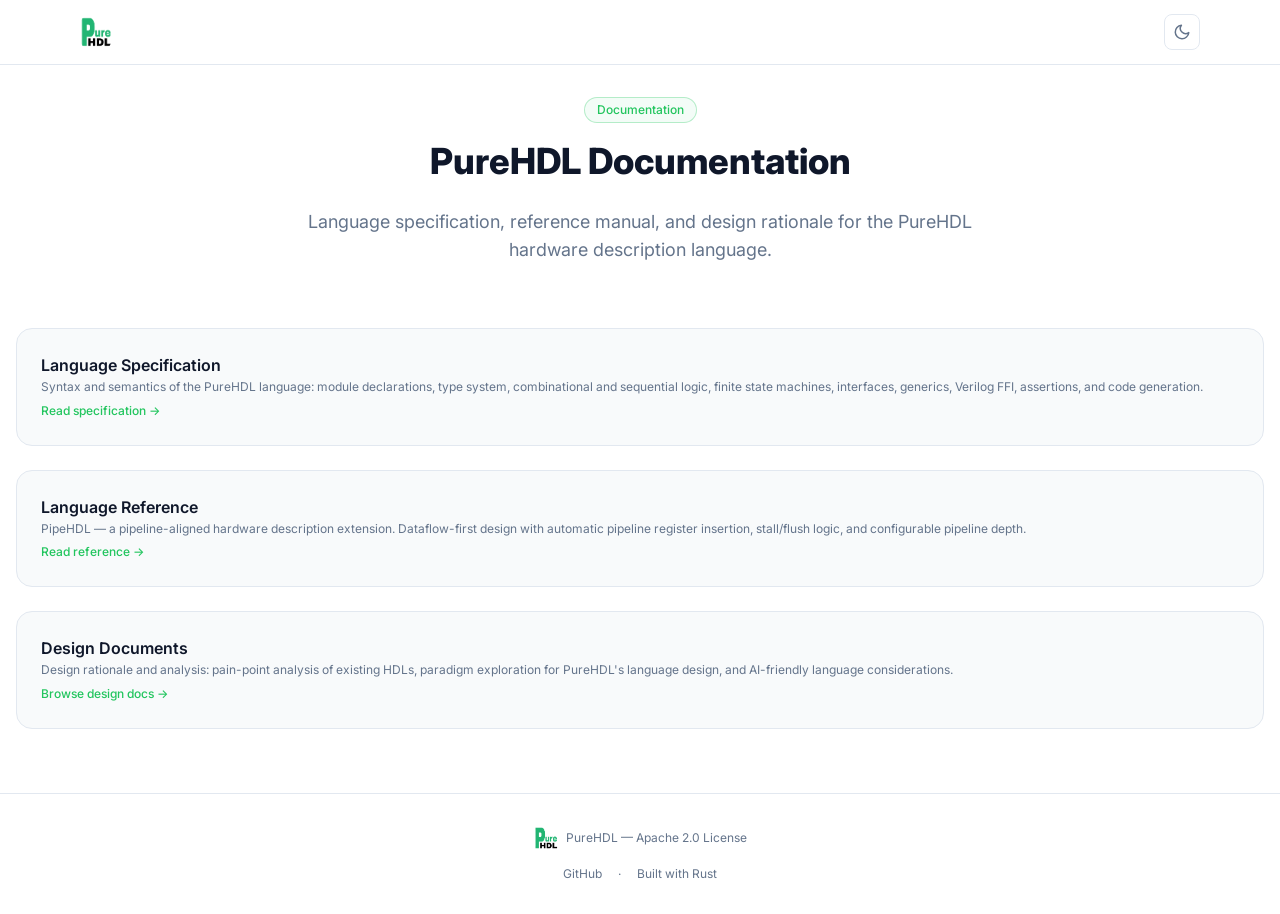
<file: en/docs/index.html>
<!DOCTYPE html><html lang="en" class> <head><meta charset="UTF-8"><meta name="viewport" content="width=device-width, initial-scale=1.0"><title>PureHDL Documentation — Wire the Future</title><link rel="icon" type="image/png" href="/purehdl_logo.png"><link rel="preconnect" href="https://fonts.googleapis.com"><link rel="preconnect" href="https://fonts.gstatic.com" crossorigin><link href="https://fonts.googleapis.com/css2?family=Inter:wght@400;500;600;700;800&family=JetBrains+Mono:wght@400;500&family=Noto+Sans+SC:wght@400;500;600;700&display=swap" rel="stylesheet"><!-- Client script for theme and language --><script type="module">(function(){const e=localStorage.getItem("phdl-theme"),t=window.matchMedia("(prefers-color-scheme: dark)").matches;(e==="dark"||!e&&t)&&document.documentElement.classList.add("dark")})();</script><style>
*,:before,:after{--tw-border-spacing-x: 0;--tw-border-spacing-y: 0;--tw-translate-x: 0;--tw-translate-y: 0;--tw-rotate: 0;--tw-skew-x: 0;--tw-skew-y: 0;--tw-scale-x: 1;--tw-scale-y: 1;--tw-pan-x: ;--tw-pan-y: ;--tw-pinch-zoom: ;--tw-scroll-snap-strictness: proximity;--tw-gradient-from-position: ;--tw-gradient-via-position: ;--tw-gradient-to-position: ;--tw-ordinal: ;--tw-slashed-zero: ;--tw-numeric-figure: ;--tw-numeric-spacing: ;--tw-numeric-fraction: ;--tw-ring-inset: ;--tw-ring-offset-width: 0px;--tw-ring-offset-color: #fff;--tw-ring-color: rgb(59 130 246 / .5);--tw-ring-offset-shadow: 0 0 #0000;--tw-ring-shadow: 0 0 #0000;--tw-shadow: 0 0 #0000;--tw-shadow-colored: 0 0 #0000;--tw-blur: ;--tw-brightness: ;--tw-contrast: ;--tw-grayscale: ;--tw-hue-rotate: ;--tw-invert: ;--tw-saturate: ;--tw-sepia: ;--tw-drop-shadow: ;--tw-backdrop-blur: ;--tw-backdrop-brightness: ;--tw-backdrop-contrast: ;--tw-backdrop-grayscale: ;--tw-backdrop-hue-rotate: ;--tw-backdrop-invert: ;--tw-backdrop-opacity: ;--tw-backdrop-saturate: ;--tw-backdrop-sepia: ;--tw-contain-size: ;--tw-contain-layout: ;--tw-contain-paint: ;--tw-contain-style: }::backdrop{--tw-border-spacing-x: 0;--tw-border-spacing-y: 0;--tw-translate-x: 0;--tw-translate-y: 0;--tw-rotate: 0;--tw-skew-x: 0;--tw-skew-y: 0;--tw-scale-x: 1;--tw-scale-y: 1;--tw-pan-x: ;--tw-pan-y: ;--tw-pinch-zoom: ;--tw-scroll-snap-strictness: proximity;--tw-gradient-from-position: ;--tw-gradient-via-position: ;--tw-gradient-to-position: ;--tw-ordinal: ;--tw-slashed-zero: ;--tw-numeric-figure: ;--tw-numeric-spacing: ;--tw-numeric-fraction: ;--tw-ring-inset: ;--tw-ring-offset-width: 0px;--tw-ring-offset-color: #fff;--tw-ring-color: rgb(59 130 246 / .5);--tw-ring-offset-shadow: 0 0 #0000;--tw-ring-shadow: 0 0 #0000;--tw-shadow: 0 0 #0000;--tw-shadow-colored: 0 0 #0000;--tw-blur: ;--tw-brightness: ;--tw-contrast: ;--tw-grayscale: ;--tw-hue-rotate: ;--tw-invert: ;--tw-saturate: ;--tw-sepia: ;--tw-drop-shadow: ;--tw-backdrop-blur: ;--tw-backdrop-brightness: ;--tw-backdrop-contrast: ;--tw-backdrop-grayscale: ;--tw-backdrop-hue-rotate: ;--tw-backdrop-invert: ;--tw-backdrop-opacity: ;--tw-backdrop-saturate: ;--tw-backdrop-sepia: ;--tw-contain-size: ;--tw-contain-layout: ;--tw-contain-paint: ;--tw-contain-style: }*,:before,:after{box-sizing:border-box;border-width:0;border-style:solid;border-color:#e5e7eb}:before,:after{--tw-content: ""}html,:host{line-height:1.5;-webkit-text-size-adjust:100%;-moz-tab-size:4;-o-tab-size:4;tab-size:4;font-family:Inter,Noto Sans SC,system-ui,-apple-system,sans-serif;font-feature-settings:normal;font-variation-settings:normal;-webkit-tap-highlight-color:transparent}body{margin:0;line-height:inherit}hr{height:0;color:inherit;border-top-width:1px}abbr:where([title]){-webkit-text-decoration:underline dotted;text-decoration:underline dotted}h1,h2,h3,h4,h5,h6{font-size:inherit;font-weight:inherit}a{color:inherit;text-decoration:inherit}b,strong{font-weight:bolder}code,kbd,samp,pre{font-family:JetBrains Mono,Fira Code,monospace;font-feature-settings:normal;font-variation-settings:normal;font-size:1em}small{font-size:80%}sub,sup{font-size:75%;line-height:0;position:relative;vertical-align:baseline}sub{bottom:-.25em}sup{top:-.5em}table{text-indent:0;border-color:inherit;border-collapse:collapse}button,input,optgroup,select,textarea{font-family:inherit;font-feature-settings:inherit;font-variation-settings:inherit;font-size:100%;font-weight:inherit;line-height:inherit;letter-spacing:inherit;color:inherit;margin:0;padding:0}button,select{text-transform:none}button,input:where([type=button]),input:where([type=reset]),input:where([type=submit]){-webkit-appearance:button;background-color:transparent;background-image:none}:-moz-focusring{outline:auto}:-moz-ui-invalid{box-shadow:none}progress{vertical-align:baseline}::-webkit-inner-spin-button,::-webkit-outer-spin-button{height:auto}[type=search]{-webkit-appearance:textfield;outline-offset:-2px}::-webkit-search-decoration{-webkit-appearance:none}::-webkit-file-upload-button{-webkit-appearance:button;font:inherit}summary{display:list-item}blockquote,dl,dd,h1,h2,h3,h4,h5,h6,hr,figure,p,pre{margin:0}fieldset{margin:0;padding:0}legend{padding:0}ol,ul,menu{list-style:none;margin:0;padding:0}dialog{padding:0}textarea{resize:vertical}input::-moz-placeholder,textarea::-moz-placeholder{opacity:1;color:#9ca3af}input::placeholder,textarea::placeholder{opacity:1;color:#9ca3af}button,[role=button]{cursor:pointer}:disabled{cursor:default}img,svg,video,canvas,audio,iframe,embed,object{display:block;vertical-align:middle}img,video{max-width:100%;height:auto}[hidden]:where(:not([hidden=until-found])){display:none}:root{--bg-primary: #ffffff;--bg-secondary: #f8fafb;--bg-tertiary: #f1f5f9;--border: #e2e8f0;--text-primary: #0f172a;--text-secondary: #64748b;--code-bg: #f8fafc}.dark{--bg-primary: #0a0a0a;--bg-secondary: #12121a;--bg-tertiary: #1a1a2e;--border: #2a2a3e;--text-primary: #e2e2f0;--text-secondary: #8888aa;--code-bg: #0d0d0f}*,*:before,*:after{transition-property:background-color,border-color,color;transition-duration:.2s;transition-timing-function:ease}html{scroll-behavior:smooth}.container{width:100%}@media(min-width:640px){.container{max-width:640px}}@media(min-width:768px){.container{max-width:768px}}@media(min-width:1024px){.container{max-width:1024px}}@media(min-width:1280px){.container{max-width:1280px}}@media(min-width:1536px){.container{max-width:1536px}}.pointer-events-none{pointer-events:none}.fixed{position:fixed}.absolute{position:absolute}.relative{position:relative}.bottom-1\/4{bottom:25%}.left-1\/4{left:25%}.right-1\/4{right:25%}.top-0{top:0}.top-1\/4{top:25%}.z-50{z-index:50}.mx-auto{margin-left:auto;margin-right:auto}.mb-12{margin-bottom:3rem}.mb-16{margin-bottom:4rem}.mb-3{margin-bottom:.75rem}.mb-4{margin-bottom:1rem}.mb-6{margin-bottom:1.5rem}.mb-8{margin-bottom:2rem}.ml-2{margin-left:.5rem}.ml-6{margin-left:1.5rem}.ml-auto{margin-left:auto}.mt-0\.5{margin-top:.125rem}.mt-12{margin-top:3rem}.block{display:block}.inline-block{display:inline-block}.flex{display:flex}.inline-flex{display:inline-flex}.table{display:table}.grid{display:grid}.hidden{display:none}.h-16{height:4rem}.h-2{height:.5rem}.h-3{height:.75rem}.h-48{height:12rem}.h-6{height:1.5rem}.h-8{height:2rem}.h-9{height:2.25rem}.h-\[400px\]{height:400px}.h-\[600px\]{height:600px}.min-h-screen{min-height:100vh}.w-2{width:.5rem}.w-3{width:.75rem}.w-48{width:12rem}.w-6{width:1.5rem}.w-8{width:2rem}.w-9{width:2.25rem}.w-\[400px\]{width:400px}.w-\[600px\]{width:600px}.w-full{width:100%}.max-w-2xl{max-width:42rem}.max-w-6xl{max-width:72rem}.max-w-xl{max-width:36rem}.shrink-0{flex-shrink:0}@keyframes pulse{50%{opacity:.5}}.animate-pulse{animation:pulse 2s cubic-bezier(.4,0,.6,1) infinite}.cursor-pointer{cursor:pointer}.flex-col{flex-direction:column}.flex-wrap{flex-wrap:wrap}.items-start{align-items:flex-start}.items-center{align-items:center}.justify-center{justify-content:center}.justify-between{justify-content:space-between}.gap-1\.5{gap:.375rem}.gap-12{gap:3rem}.gap-2{gap:.5rem}.gap-3{gap:.75rem}.gap-4{gap:1rem}.gap-6{gap:1.5rem}.space-y-2>:not([hidden])~:not([hidden]){--tw-space-y-reverse: 0;margin-top:calc(.5rem * calc(1 - var(--tw-space-y-reverse)));margin-bottom:calc(.5rem * var(--tw-space-y-reverse))}.overflow-hidden{overflow:hidden}.overflow-x-auto{overflow-x:auto}.whitespace-nowrap{white-space:nowrap}.rounded{border-radius:.25rem}.rounded-2xl{border-radius:1rem}.rounded-full{border-radius:9999px}.rounded-lg{border-radius:.5rem}.rounded-xl{border-radius:.75rem}.border{border-width:1px}.border-b{border-bottom-width:1px}.border-t{border-top-width:1px}.border-\[var\(--border\)\]{border-color:var(--border)}.border-phdl-500\/10{border-color:#22c55e1a}.border-phdl-500\/20{border-color:#22c55e33}.border-phdl-500\/30{border-color:#22c55e4d}.border-red-500\/10{border-color:#ef44441a}.border-red-500\/20{border-color:#ef444433}.bg-\[var\(--bg-primary\)\]{background-color:var(--bg-primary)}.bg-\[var\(--bg-secondary\)\]{background-color:var(--bg-secondary)}.bg-\[var\(--bg-tertiary\)\]{background-color:var(--bg-tertiary)}.bg-\[var\(--code-bg\)\]{background-color:var(--code-bg)}.bg-amber-500\/10{background-color:#f59e0b1a}.bg-blue-500\/10{background-color:#3b82f61a}.bg-green-500\/60{background-color:#22c55e99}.bg-phdl-500{--tw-bg-opacity: 1;background-color:rgb(34 197 94 / var(--tw-bg-opacity, 1))}.bg-phdl-500\/10{background-color:#22c55e1a}.bg-phdl-500\/5{background-color:#22c55e0d}.bg-phdl-600\/5{background-color:#16a34a0d}.bg-red-500\/60{background-color:#ef444499}.bg-yellow-500\/60{background-color:#eab30899}.bg-gradient-to-r{background-image:linear-gradient(to right,var(--tw-gradient-stops))}.from-phdl-400{--tw-gradient-from: #34d399 var(--tw-gradient-from-position);--tw-gradient-to: rgb(52 211 153 / 0) var(--tw-gradient-to-position);--tw-gradient-stops: var(--tw-gradient-from), var(--tw-gradient-to)}.via-phdl-500{--tw-gradient-to: rgb(34 197 94 / 0) var(--tw-gradient-to-position);--tw-gradient-stops: var(--tw-gradient-from), #22c55e var(--tw-gradient-via-position), var(--tw-gradient-to)}.to-phdl-600{--tw-gradient-to: #16a34a var(--tw-gradient-to-position)}.bg-clip-text{-webkit-background-clip:text;background-clip:text}.p-4{padding:1rem}.p-6{padding:1.5rem}.p-8{padding:2rem}.px-3{padding-left:.75rem;padding-right:.75rem}.px-4{padding-left:1rem;padding-right:1rem}.px-6{padding-left:1.5rem;padding-right:1.5rem}.py-1{padding-top:.25rem;padding-bottom:.25rem}.py-1\.5{padding-top:.375rem;padding-bottom:.375rem}.py-2{padding-top:.5rem;padding-bottom:.5rem}.py-24{padding-top:6rem;padding-bottom:6rem}.py-3{padding-top:.75rem;padding-bottom:.75rem}.py-8{padding-top:2rem;padding-bottom:2rem}.pb-16{padding-bottom:4rem}.pt-24{padding-top:6rem}.text-left{text-align:left}.text-center{text-align:center}.font-mono{font-family:JetBrains Mono,Fira Code,monospace}.font-sans{font-family:Inter,Noto Sans SC,system-ui,-apple-system,sans-serif}.text-3xl{font-size:1.875rem;line-height:2.25rem}.text-4xl{font-size:2.25rem;line-height:2.5rem}.text-lg{font-size:1.125rem;line-height:1.75rem}.text-sm{font-size:.875rem;line-height:1.25rem}.text-xs{font-size:.75rem;line-height:1rem}.font-bold{font-weight:700}.font-extrabold{font-weight:800}.font-medium{font-weight:500}.font-semibold{font-weight:600}.leading-relaxed{line-height:1.625}.leading-tight{line-height:1.25}.text-\[var\(--text-primary\)\]{color:var(--text-primary)}.text-\[var\(--text-secondary\)\]{color:var(--text-secondary)}.text-amber-400{--tw-text-opacity: 1;color:rgb(251 191 36 / var(--tw-text-opacity, 1))}.text-blue-400{--tw-text-opacity: 1;color:rgb(96 165 250 / var(--tw-text-opacity, 1))}.text-phdl-500{--tw-text-opacity: 1;color:rgb(34 197 94 / var(--tw-text-opacity, 1))}.text-red-400{--tw-text-opacity: 1;color:rgb(248 113 113 / var(--tw-text-opacity, 1))}.text-red-500{--tw-text-opacity: 1;color:rgb(239 68 68 / var(--tw-text-opacity, 1))}.text-transparent{color:transparent}.text-white{--tw-text-opacity: 1;color:rgb(255 255 255 / var(--tw-text-opacity, 1))}.no-underline{text-decoration-line:none}.antialiased{-webkit-font-smoothing:antialiased;-moz-osx-font-smoothing:grayscale}.shadow-2xl{--tw-shadow: 0 25px 50px -12px rgb(0 0 0 / .25);--tw-shadow-colored: 0 25px 50px -12px var(--tw-shadow-color);box-shadow:var(--tw-ring-offset-shadow, 0 0 #0000),var(--tw-ring-shadow, 0 0 #0000),var(--tw-shadow)}.shadow-lg{--tw-shadow: 0 10px 15px -3px rgb(0 0 0 / .1), 0 4px 6px -4px rgb(0 0 0 / .1);--tw-shadow-colored: 0 10px 15px -3px var(--tw-shadow-color), 0 4px 6px -4px var(--tw-shadow-color);box-shadow:var(--tw-ring-offset-shadow, 0 0 #0000),var(--tw-ring-shadow, 0 0 #0000),var(--tw-shadow)}.shadow-phdl-500\/10{--tw-shadow-color: rgb(34 197 94 / .1);--tw-shadow: var(--tw-shadow-colored)}.shadow-phdl-500\/20{--tw-shadow-color: rgb(34 197 94 / .2);--tw-shadow: var(--tw-shadow-colored)}.blur{--tw-blur: blur(8px);filter:var(--tw-blur) var(--tw-brightness) var(--tw-contrast) var(--tw-grayscale) var(--tw-hue-rotate) var(--tw-invert) var(--tw-saturate) var(--tw-sepia) var(--tw-drop-shadow)}.blur-3xl{--tw-blur: blur(64px);filter:var(--tw-blur) var(--tw-brightness) var(--tw-contrast) var(--tw-grayscale) var(--tw-hue-rotate) var(--tw-invert) var(--tw-saturate) var(--tw-sepia) var(--tw-drop-shadow)}.filter{filter:var(--tw-blur) var(--tw-brightness) var(--tw-contrast) var(--tw-grayscale) var(--tw-hue-rotate) var(--tw-invert) var(--tw-saturate) var(--tw-sepia) var(--tw-drop-shadow)}.backdrop-blur-xl{--tw-backdrop-blur: blur(24px);backdrop-filter:var(--tw-backdrop-blur) var(--tw-backdrop-brightness) var(--tw-backdrop-contrast) var(--tw-backdrop-grayscale) var(--tw-backdrop-hue-rotate) var(--tw-backdrop-invert) var(--tw-backdrop-opacity) var(--tw-backdrop-saturate) var(--tw-backdrop-sepia)}.backdrop-filter{backdrop-filter:var(--tw-backdrop-blur) var(--tw-backdrop-brightness) var(--tw-backdrop-contrast}/* doc-content styles */
.doc-content h2 { font-size: 1.5rem; font-weight: 700; margin-top: 2.5rem; margin-bottom: 1rem; color: var(--text-primary); }
.doc-content h3 { font-size: 1.125rem; font-weight: 600; margin-top: 2rem; margin-bottom: 0.75rem; color: var(--text-primary); }
.doc-content h4 { font-size: 1rem; font-weight: 600; margin-top: 1.5rem; margin-bottom: 0.5rem; color: var(--text-primary); }
.doc-content p { font-size: 0.9375rem; line-height: 1.75; margin-bottom: 1rem; color: var(--text-secondary); }
.doc-content ul, .doc-content ol { font-size: 0.9375rem; line-height: 1.75; margin-bottom: 1rem; padding-left: 1.5rem; color: var(--text-secondary); }
.doc-content ul { list-style-type: disc; }
.doc-content ol { list-style-type: decimal; }
.doc-content li { margin-bottom: 0.25rem; }
.doc-content table { width: 100%; font-size: 0.875rem; border-collapse: collapse; margin: 1.5rem 0; }
.doc-content th { text-align: left; padding: 0.625rem 1rem; font-weight: 600; border-bottom: 2px solid var(--border); color: var(--text-primary); background: var(--bg-tertiary); }
.doc-content td { padding: 0.625rem 1rem; border-bottom: 1px solid var(--border); color: var(--text-secondary); }
.doc-content tr:last-child td { border-bottom: none; }
.doc-content pre { font-size: 0.8125rem; line-height: 1.6; overflow-x: auto; background: var(--code-bg); border-radius: 0.75rem; border: 1px solid var(--border); margin: 1rem 0; }
.doc-content pre code { display: block; padding: 1rem; }
.doc-content hr { margin: 2rem 0; border-color: var(--border); }
</style></head> <body class="bg-[var(--bg-primary)] text-[var(--text-primary)] font-sans antialiased">   <nav class="fixed top-0 w-full z-50 bg-[var(--bg-primary)]/90 backdrop-blur-xl border-b border-[var(--border)]"> <div class="max-w-6xl mx-auto px-4 sm:px-6 h-16 flex items-center gap-6"> <a href="/" class="flex items-center gap-2 no-underline shrink-0"> <img src="/purehdl_logo.png" alt="PureHDL" class="w-8 h-8 rounded-lg"> <span class="font-bold text-lg text-[var(--text-primary)] hidden sm:inline"> <span class="text-phdl-500">Pure</span>HDL </span> </a> <div class="hidden md:flex items-center gap-6 ml-6"> <a href="/" class="text-sm text-[var(--text-secondary)] hover:text-phdl-500 no-underline font-medium transition-colors">Home</a> <a href="/en/docs/" class="text-sm text-phdl-500 no-underline font-medium transition-colors">Docs</a> <a href="/#roadmap" class="text-sm text-[var(--text-secondary)] hover:text-phdl-500 no-underline font-medium transition-colors">Roadmap</a> </div> <div class="ml-auto flex items-center gap-3"> <button id="themeToggle" class="w-9 h-9 flex items-center justify-center rounded-lg border border-[var(--border)]
                 text-[var(--text-secondary)] hover:text-phdl-500 hover:border-phdl-500
                 cursor-pointer transition-colors" aria-label="Toggle theme"> <svg id="sunIcon" class="hidden dark:block" width="18" height="18" viewBox="0 0 24 24" fill="none" stroke="currentColor" stroke-width="2" stroke-linecap="round" stroke-linejoin="round"> <circle cx="12" cy="12" r="5"></circle><line x1="12" y1="1" x2="12" y2="3"></line><line x1="12" y1="21" x2="12" y2="23"></line><line x1="4.22" y1="4.22" x2="5.64" y2="5.64"></line><line x1="18.36" y1="18.36" x2="19.78" y2="19.78"></line><line x1="1" y1="12" x2="3" y2="12"></line><line x1="21" y1="12" x2="23" y2="12"></line><line x1="4.22" y1="19.78" x2="5.64" y2="18.36"></line><line x1="18.36" y1="5.64" x2="19.78" y2="4.22"></line> </svg> <svg id="moonIcon" class="block dark:hidden" width="18" height="18" viewBox="0 0 24 24" fill="none" stroke="currentColor" stroke-width="2" stroke-linecap="round" stroke-linejoin="round"> <path d="M21 12.79A9 9 0 1 1 11.21 3 7 7 0 0 0 21 12.79z"></path> </svg> </button> <a href="https://github.com/PureHDL" target="_blank" class="hidden sm:inline-flex items-center gap-1.5 px-4 py-2 text-sm font-medium
                 rounded-lg bg-phdl-500 hover:bg-phdl-600 text-white no-underline transition-colors"> <svg width="16" height="16" viewBox="0 0 24 24" fill="currentColor"><path d="M12 0C5.37 0 0 5.37 0 12c0 5.31 3.435 9.795 8.205 11.385.6.105.825-.255.825-.57 0-.285-.015-1.23-.015-2.235-3.015.555-3.795-.735-4.035-1.41-.135-.345-.72-1.41-1.23-1.695-.42-.225-1.02-.78-.015-.795.945-.015 1.62.87 1.845 1.23 1.08 1.815 2.805 1.305 3.495.99.105-.78.42-1.305.765-1.605-2.67-.3-5.46-1.335-5.46-5.925 0-1.305.465-2.385 1.23-3.225-.12-.3-.54-1.53.12-3.18 0 0 1.005-.315 3.3 1.23.96-.27 1.98-.405 3-.405s2.04.135 3 .405c2.295-1.56 3.3-1.23 3.3-1.23.66 1.65.24 2.88.12 3.18.765.84 1.23 1.905 1.23 3.225 0 4.605-2.805 5.625-5.475 5.925.435.375.81 1.095.81 2.22 0 1.605-.015 2.895-.015 3.3 0 .315.225.69.825.57A12.02 12.02 0 0 0 24 12c0-6.63-5.37-12-12-12z"></path></svg> GitHub </a> </div> </div> </nav>

<section class="pt-24 pb-16 px-4 sm:px-6">
<div class="max-w-4xl mx-auto">

<div class="mb-16 text-center">
<span class="inline-block px-3 py-1 rounded-full border border-phdl-500/30 bg-phdl-500/5 text-phdl-500 text-xs font-medium mb-4">Documentation</span>
<h1 class="text-4xl sm:text-5xl font-extrabold leading-tight mb-6">PureHDL Documentation</h1>
<p class="text-lg text-[var(--text-secondary)] max-w-2xl mx-auto">Language specification, reference manual, and design rationale for the PureHDL hardware description language.</p>
</div>

<div class="grid md:grid-cols-2 gap-6">

<a href="/en/docs/language-spec.html" class="group p-6 rounded-2xl border border-[var(--border)] bg-[var(--bg-secondary)] hover:border-phdl-500/40 hover:shadow-lg hover:shadow-phdl-500/5 transition-all duration-300 no-underline">
<h3 class="font-semibold text-[var(--text-primary)] mb-2 group-hover:text-phdl-500 transition-colors">Language Specification</h3>
<p class="text-xs text-[var(--text-secondary)] leading-relaxed">Syntax and semantics of the PureHDL language: module declarations, type system, combinational and sequential logic, finite state machines, interfaces, generics, Verilog FFI, assertions, and code generation.</p>
<div class="mt-3"><span class="text-xs text-phdl-500 font-medium">Read specification →</span></div>
</a>

<a href="/en/docs/reference.html" class="group p-6 rounded-2xl border border-[var(--border)] bg-[var(--bg-secondary)] hover:border-phdl-500/40 hover:shadow-lg hover:shadow-phdl-500/5 transition-all duration-300 no-underline">
<h3 class="font-semibold text-[var(--text-primary)] mb-2 group-hover:text-phdl-500 transition-colors">Language Reference</h3>
<p class="text-xs text-[var(--text-secondary)] leading-relaxed">PipeHDL — a pipeline-aligned hardware description extension. Dataflow-first design with automatic pipeline register insertion, stall/flush logic, and configurable pipeline depth.</p>
<div class="mt-3"><span class="text-xs text-phdl-500 font-medium">Read reference →</span></div>
</a>

<a href="/en/docs/design/index.html" class="group p-6 rounded-2xl border border-[var(--border)] bg-[var(--bg-secondary)] hover:border-phdl-500/40 hover:shadow-lg hover:shadow-phdl-500/5 transition-all duration-300 no-underline">
<h3 class="font-semibold text-[var(--text-primary)] mb-2 group-hover:text-phdl-500 transition-colors">Design Documents</h3>
<p class="text-xs text-[var(--text-secondary)] leading-relaxed">Design rationale and analysis: pain-point analysis of existing HDLs, paradigm exploration for PureHDL's language design, and AI-friendly language considerations.</p>
<div class="mt-3"><span class="text-xs text-phdl-500 font-medium">Browse design docs →</span></div>
</a>

</div>

</div>
</section>

<footer class="border-t border-[var(--border)] py-8 px-4 sm:px-6"> <div class="max-w-6xl mx-auto flex flex-col sm:flex-row items-center justify-between gap-4"> <div class="flex items-center gap-2"> <img src="/purehdl_logo.png" alt="PureHDL" class="w-6 h-6 rounded"> <span class="text-xs text-[var(--text-secondary)]"> PureHDL &mdash; Apache 2.0 License </span> </div> <div class="flex items-center gap-4 text-xs text-[var(--text-secondary)]"> <a href="https://github.com/PureHDL" target="_blank" class="hover:text-phdl-500 no-underline transition-colors">GitHub</a> <span>&middot;</span> <span>Built with Rust</span> </div> </div> </footer>

<script type="module">document.getElementById("themeToggle").addEventListener("click",()=>{document.documentElement.classList.toggle("dark"),localStorage.setItem("phdl-theme",document.documentElement.classList.contains("dark")?"dark":"light")});</script>

</body></html>
</file>
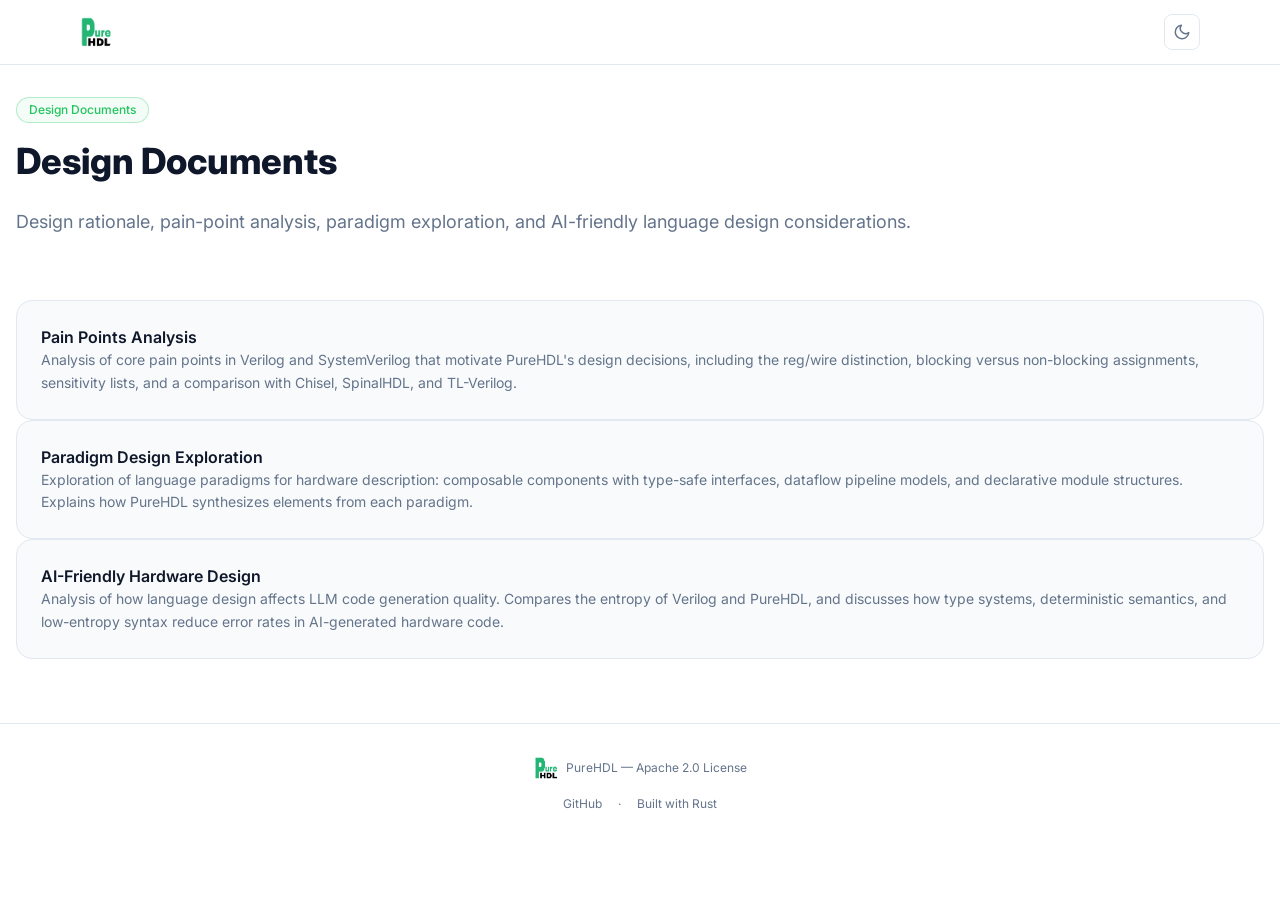
<file: en/docs/design/index.html>
<!DOCTYPE html><html lang="en" class> <head><meta charset="UTF-8"><meta name="viewport" content="width=device-width, initial-scale=1.0"><title>PureHDL Design Documents</title><link rel="icon" type="image/png" href="/purehdl_logo.png"><link rel="preconnect" href="https://fonts.googleapis.com"><link rel="preconnect" href="https://fonts.gstatic.com" crossorigin><link href="https://fonts.googleapis.com/css2?family=Inter:wght@400;500;600;700;800&family=JetBrains+Mono:wght@400;500&family=Noto+Sans+SC:wght@400;500;600;700&display=swap" rel="stylesheet"><script type="module">(function(){const e=localStorage.getItem("phdl-theme"),t=window.matchMedia("(prefers-color-scheme: dark)").matches;(e==="dark"||!e&&t)&&document.documentElement.classList.add("dark")})();</script><style>
*,:before,:after{--tw-border-spacing-x: 0;--tw-border-spacing-y: 0;--tw-translate-x: 0;--tw-translate-y: 0;--tw-rotate: 0;--tw-skew-x: 0;--tw-skew-y: 0;--tw-scale-x: 1;--tw-scale-y: 1;--tw-pan-x: ;--tw-pan-y: ;--tw-pinch-zoom: ;--tw-scroll-snap-strictness: proximity;--tw-gradient-from-position: ;--tw-gradient-via-position: ;--tw-gradient-to-position: ;--tw-ordinal: ;--tw-slashed-zero: ;--tw-numeric-figure: ;--tw-numeric-spacing: ;--tw-numeric-fraction: ;--tw-ring-inset: ;--tw-ring-offset-width: 0px;--tw-ring-offset-color: #fff;--tw-ring-color: rgb(59 130 246 / .5);--tw-ring-offset-shadow: 0 0 #0000;--tw-ring-shadow: 0 0 #0000;--tw-shadow: 0 0 #0000;--tw-shadow-colored: 0 0 #0000;--tw-blur: ;--tw-brightness: ;--tw-contrast: ;--tw-grayscale: ;--tw-hue-rotate: ;--tw-invert: ;--tw-saturate: ;--tw-sepia: ;--tw-drop-shadow: ;--tw-backdrop-blur: ;--tw-backdrop-brightness: ;--tw-backdrop-contrast: ;--tw-backdrop-grayscale: ;--tw-backdrop-hue-rotate: ;--tw-backdrop-invert: ;--tw-backdrop-opacity: ;--tw-backdrop-saturate: ;--tw-backdrop-sepia: ;--tw-contain-size: ;--tw-contain-layout: ;--tw-contain-paint: ;--tw-contain-style: }::backdrop{--tw-border-spacing-x: 0;--tw-border-spacing-y: 0;--tw-translate-x: 0;--tw-translate-y: 0;--tw-rotate: 0;--tw-skew-x: 0;--tw-skew-y: 0;--tw-scale-x: 1;--tw-scale-y: 1;--tw-pan-x: ;--tw-pan-y: ;--tw-pinch-zoom: ;--tw-scroll-snap-strictness: proximity;--tw-gradient-from-position: ;--tw-gradient-via-position: ;--tw-gradient-to-position: ;--tw-ordinal: ;--tw-slashed-zero: ;--tw-numeric-figure: ;--tw-numeric-spacing: ;--tw-numeric-fraction: ;--tw-ring-inset: ;--tw-ring-offset-width: 0px;--tw-ring-offset-color: #fff;--tw-ring-color: rgb(59 130 246 / .5);--tw-ring-offset-shadow: 0 0 #0000;--tw-ring-shadow: 0 0 #0000;--tw-shadow: 0 0 #0000;--tw-shadow-colored: 0 0 #0000;--tw-blur: ;--tw-brightness: ;--tw-contrast: ;--tw-grayscale: ;--tw-hue-rotate: ;--tw-invert: ;--tw-saturate: ;--tw-sepia: ;--tw-drop-shadow: ;--tw-backdrop-blur: ;--tw-backdrop-brightness: ;--tw-backdrop-contrast: ;--tw-backdrop-grayscale: ;--tw-backdrop-hue-rotate: ;--tw-backdrop-invert: ;--tw-backdrop-opacity: ;--tw-backdrop-saturate: ;--tw-backdrop-sepia: ;--tw-contain-size: ;--tw-contain-layout: ;--tw-contain-paint: ;--tw-contain-style: }*,:before,:after{box-sizing:border-box;border-width:0;border-style:solid;border-color:#e5e7eb}:before,:after{--tw-content: ""}html,:host{line-height:1.5;-webkit-text-size-adjust:100%;-moz-tab-size:4;-o-tab-size:4;tab-size:4;font-family:Inter,Noto Sans SC,system-ui,-apple-system,sans-serif;font-feature-settings:normal;font-variation-settings:normal;-webkit-tap-highlight-color:transparent}body{margin:0;line-height:inherit}hr{height:0;color:inherit;border-top-width:1px}abbr:where([title]){-webkit-text-decoration:underline dotted;text-decoration:underline dotted}h1,h2,h3,h4,h5,h6{font-size:inherit;font-weight:inherit}a{color:inherit;text-decoration:inherit}b,strong{font-weight:bolder}code,kbd,samp,pre{font-family:JetBrains Mono,Fira Code,monospace;font-feature-settings:normal;font-variation-settings:normal;font-size:1em}small{font-size:80%}sub,sup{font-size:75%;line-height:0;position:relative;vertical-align:baseline}sub{bottom:-.25em}sup{top:-.5em}table{text-indent:0;border-color:inherit;border-collapse:collapse}button,input,optgroup,select,textarea{font-family:inherit;font-feature-settings:inherit;font-variation-settings:inherit;font-size:100%;font-weight:inherit;line-height:inherit;letter-spacing:inherit;color:inherit;margin:0;padding:0}button,select{text-transform:none}button,input:where([type=button]),input:where([type=reset]),input:where([type=submit]){-webkit-appearance:button;background-color:transparent;background-image:none}:-moz-focusring{outline:auto}:-moz-ui-invalid{box-shadow:none}progress{vertical-align:baseline}::-webkit-inner-spin-button,::-webkit-outer-spin-button{height:auto}[type=search]{-webkit-appearance:textfield;outline-offset:-2px}::-webkit-search-decoration{-webkit-appearance:none}::-webkit-file-upload-button{-webkit-appearance:button;font:inherit}summary{display:list-item}blockquote,dl,dd,h1,h2,h3,h4,h5,h6,hr,figure,p,pre{margin:0}fieldset{margin:0;padding:0}legend{padding:0}ol,ul,menu{list-style:none;margin:0;padding:0}dialog{padding:0}textarea{resize:vertical}input::-moz-placeholder,textarea::-moz-placeholder{opacity:1;color:#9ca3af}input::placeholder,textarea::placeholder{opacity:1;color:#9ca3af}button,[role=button]{cursor:pointer}:disabled{cursor:default}img,svg,video,canvas,audio,iframe,embed,object{display:block;vertical-align:middle}img,video{max-width:100%;height:auto}[hidden]:where(:not([hidden=until-found])){display:none}:root{--bg-primary: #ffffff;--bg-secondary: #f8fafb;--bg-tertiary: #f1f5f9;--border: #e2e8f0;--text-primary: #0f172a;--text-secondary: #64748b;--code-bg: #f8fafc}.dark{--bg-primary: #0a0a0a;--bg-secondary: #12121a;--bg-tertiary: #1a1a2e;--border: #2a2a3e;--text-primary: #e2e2f0;--text-secondary: #8888aa;--code-bg: #0d0d0f}*,*:before,*:after{transition-property:background-color,border-color,color;transition-duration:.2s;transition-timing-function:ease}html{scroll-behavior:smooth}.container{width:100%}@media(min-width:640px){.container{max-width:640px}}@media(min-width:768px){.container{max-width:768px}}@media(min-width:1024px){.container{max-width:1024px}}@media(min-width:1280px){.container{max-width:1280px}}@media(min-width:1536px){.container{max-width:1536px}}.pointer-events-none{pointer-events:none}.fixed{position:fixed}.absolute{position:absolute}.relative{position:relative}.bottom-1\/4{bottom:25%}.left-1\/4{left:25%}.right-1\/4{right:25%}.top-0{top:0}.top-1\/4{top:25%}.z-50{z-index:50}.mx-auto{margin-left:auto;margin-right:auto}.mb-12{margin-bottom:3rem}.mb-16{margin-bottom:4rem}.mb-3{margin-bottom:.75rem}.mb-4{margin-bottom:1rem}.mb-6{margin-bottom:1.5rem}.mb-8{margin-bottom:2rem}.ml-2{margin-left:.5rem}.ml-6{margin-left:1.5rem}.ml-auto{margin-left:auto}.mt-0\.5{margin-top:.125rem}.mt-12{margin-top:3rem}.block{display:block}.inline-block{display:inline-block}.flex{display:flex}.inline-flex{display:inline-flex}.table{display:table}.grid{display:grid}.hidden{display:none}.h-16{height:4rem}.h-2{height:.5rem}.h-3{height:.75rem}.h-48{height:12rem}.h-6{height:1.5rem}.h-8{height:2rem}.h-9{height:2.25rem}.h-\[400px\]{height:400px}.h-\[600px\]{height:600px}.min-h-screen{min-height:100vh}.w-2{width:.5rem}.w-3{width:.75rem}.w-48{width:12rem}.w-6{width:1.5rem}.w-8{width:2rem}.w-9{width:2.25rem}.w-\[400px\]{width:400px}.w-\[600px\]{width:600px}.w-full{width:100%}.max-w-2xl{max-width:42rem}.max-w-6xl{max-width:72rem}.max-w-xl{max-width:36rem}.shrink-0{flex-shrink:0}@keyframes pulse{50%{opacity:.5}}.animate-pulse{animation:pulse 2s cubic-bezier(.4,0,.6,1) infinite}.cursor-pointer{cursor:pointer}.flex-col{flex-direction:column}.flex-wrap{flex-wrap:wrap}.items-start{align-items:flex-start}.items-center{align-items:center}.justify-center{justify-content:center}.justify-between{justify-content:space-between}.gap-1\.5{gap:.375rem}.gap-12{gap:3rem}.gap-2{gap:.5rem}.gap-3{gap:.75rem}.gap-4{gap:1rem}.gap-6{gap:1.5rem}.space-y-2>:not([hidden])~:not([hidden]){--tw-space-y-reverse: 0;margin-top:calc(.5rem * calc(1 - var(--tw-space-y-reverse)));margin-bottom:calc(.5rem * var(--tw-space-y-reverse))}.overflow-hidden{overflow:hidden}.overflow-x-auto{overflow-x:auto}.whitespace-nowrap{white-space:nowrap}.rounded{border-radius:.25rem}.rounded-2xl{border-radius:1rem}.rounded-full{border-radius:9999px}.rounded-lg{border-radius:.5rem}.rounded-xl{border-radius:.75rem}.border{border-width:1px}.border-b{border-bottom-width:1px}.border-t{border-top-width:1px}.border-\[var\(--border\)\]{border-color:var(--border)}.border-phdl-500\/10{border-color:#22c55e1a}.border-phdl-500\/20{border-color:#22c55e33}.border-phdl-500\/30{border-color:#22c55e4d}.border-red-500\/10{border-color:#ef44441a}.border-red-500\/20{border-color:#ef444433}.bg-\[var\(--bg-primary\)\]{background-color:var(--bg-primary)}.bg-\[var\(--bg-secondary\)\]{background-color:var(--bg-secondary)}.bg-\[var\(--bg-tertiary\)\]{background-color:var(--bg-tertiary)}.bg-\[var\(--code-bg\)\]{background-color:var(--code-bg)}.bg-amber-500\/10{background-color:#f59e0b1a}.bg-blue-500\/10{background-color:#3b82f61a}.bg-green-500\/60{background-color:#22c55e99}.bg-phdl-500{--tw-bg-opacity: 1;background-color:rgb(34 197 94 / var(--tw-bg-opacity, 1))}.bg-phdl-500\/10{background-color:#22c55e1a}.bg-phdl-500\/5{background-color:#22c55e0d}.bg-phdl-600\/5{background-color:#16a34a0d}.bg-red-500\/60{background-color:#ef444499}.bg-yellow-500\/60{background-color:#eab30899}.bg-gradient-to-r{background-image:linear-gradient(to right,var(--tw-gradient-stops))}.from-phdl-400{--tw-gradient-from: #34d399 var(--tw-gradient-from-position);--tw-gradient-to: rgb(52 211 153 / 0) var(--tw-gradient-to-position);--tw-gradient-stops: var(--tw-gradient-from), var(--tw-gradient-to)}.via-phdl-500{--tw-gradient-to: rgb(34 197 94 / 0) var(--tw-gradient-to-position);--tw-gradient-stops: var(--tw-gradient-from), #22c55e var(--tw-gradient-via-position), var(--tw-gradient-to)}.to-phdl-600{--tw-gradient-to: #16a34a var(--tw-gradient-to-position)}.bg-clip-text{-webkit-background-clip:text;background-clip:text}.p-4{padding:1rem}.p-6{padding:1.5rem}.p-8{padding:2rem}.px-3{padding-left:.75rem;padding-right:.75rem}.px-4{padding-left:1rem;padding-right:1rem}.px-6{padding-left:1.5rem;padding-right:1.5rem}.py-1{padding-top:.25rem;padding-bottom:.25rem}.py-1\.5{padding-top:.375rem;padding-bottom:.375rem}.py-2{padding-top:.5rem;padding-bottom:.5rem}.py-24{padding-top:6rem;padding-bottom:6rem}.py-3{padding-top:.75rem;padding-bottom:.75rem}.py-8{padding-top:2rem;padding-bottom:2rem}.pb-16{padding-bottom:4rem}.pt-24{padding-top:6rem}.text-left{text-align:left}.text-center{text-align:center}.font-mono{font-family:JetBrains Mono,Fira Code,monospace}.font-sans{font-family:Inter,Noto Sans SC,system-ui,-apple-system,sans-serif}.text-3xl{font-size:1.875rem;line-height:2.25rem}.text-4xl{font-size:2.25rem;line-height:2.5rem}.text-lg{font-size:1.125rem;line-height:1.75rem}.text-sm{font-size:.875rem;line-height:1.25rem}.text-xs{font-size:.75rem;line-height:1rem}.font-bold{font-weight:700}.font-extrabold{font-weight:800}.font-medium{font-weight:500}.font-semibold{font-weight:600}.leading-relaxed{line-height:1.625}.leading-tight{line-height:1.25}.text-\[var\(--text-primary\)\]{color:var(--text-primary)}.text-\[var\(--text-secondary\)\]{color:var(--text-secondary)}.text-amber-400{--tw-text-opacity: 1;color:rgb(251 191 36 / var(--tw-text-opacity, 1))}.text-blue-400{--tw-text-opacity: 1;color:rgb(96 165 250 / var(--tw-text-opacity, 1))}.text-phdl-500{--tw-text-opacity: 1;color:rgb(34 197 94 / var(--tw-text-opacity, 1))}.text-red-400{--tw-text-opacity: 1;color:rgb(248 113 113 / var(--tw-text-opacity, 1))}.text-red-500{--tw-text-opacity: 1;color:rgb(239 68 68 / var(--tw-text-opacity, 1))}.text-transparent{color:transparent}.text-white{--tw-text-opacity: 1;color:rgb(255 255 255 / var(--tw-text-opacity, 1))}.no-underline{text-decoration-line:none}.antialiased{-webkit-font-smoothing:antialiased;-moz-osx-font-smoothing:grayscale}.shadow-2xl{--tw-shadow: 0 25px 50px -12px rgb(0 0 0 / .25);--tw-shadow-colored: 0 25px 50px -12px var(--tw-shadow-color);box-shadow:var(--tw-ring-offset-shadow, 0 0 #0000),var(--tw-ring-shadow, 0 0 #0000),var(--tw-shadow)}.shadow-lg{--tw-shadow: 0 10px 15px -3px rgb(0 0 0 / .1), 0 4px 6px -4px rgb(0 0 0 / .1);--tw-shadow-colored: 0 10px 15px -3px var(--tw-shadow-color), 0 4px 6px -4px var(--tw-shadow-color);box-shadow:var(--tw-ring-offset-shadow, 0 0 #0000),var(--tw-ring-shadow, 0 0 #0000),var(--tw-shadow)}.shadow-phdl-500\/10{--tw-shadow-color: rgb(34 197 94 / .1);--tw-shadow: var(--tw-shadow-colored)}.shadow-phdl-500\/20{--tw-shadow-color: rgb(34 197 94 / .2);--tw-shadow: var(--tw-shadow-colored)}.blur{--tw-blur: blur(8px);filter:var(--tw-blur) var(--tw-brightness) var(--tw-contrast) var(--tw-grayscale) var(--tw-hue-rotate) var(--tw-invert) var(--tw-saturate) var(--tw-sepia) var(--tw-drop-shadow)}.blur-3xl{--tw-blur: blur(64px);filter:var(--tw-blur) var(--tw-brightness) var(--tw-contrast) var(--tw-grayscale) var(--tw-hue-rotate) var(--tw-invert) var(--tw-saturate) var(--tw-sepia) var(--tw-drop-shadow)}.filter{filter:var(--tw-blur) var(--tw-brightness) var(--tw-contrast) var(--tw-grayscale) var(--tw-hue-rotate) var(--tw-invert) var(--tw-saturate) var(--tw-sepia) var(--tw-drop-shadow)}.backdrop-blur-xl{--tw-backdrop-blur: blur(24px);backdrop-filter:var(--tw-backdrop-blur) var(--tw-backdrop-brightness) var(--tw-backdrop-contrast) var(--tw-backdrop-grayscale) var(--tw-backdrop-hue-rotate) var(--tw-backdrop-invert) var(--tw-backdrop-opacity) var(--tw-backdrop-saturate) var(--tw-backdrop-sepia)}.backdrop-filter{backdrop-filter:var(--tw-backdrop-blur) var(--tw-backdrop-brightness) var(--tw-backdrop-contrast}/* doc-content styles */
.doc-content h2 { font-size: 1.5rem; font-weight: 700; margin-top: 2.5rem; margin-bottom: 1rem; color: var(--text-primary); }
.doc-content h3 { font-size: 1.125rem; font-weight: 600; margin-top: 2rem; margin-bottom: 0.75rem; color: var(--text-primary); }
.doc-content p { font-size: 0.9375rem; line-height: 1.75; margin-bottom: 1rem; color: var(--text-secondary); }
.doc-content ul, .doc-content ol { font-size: 0.9375rem; line-height: 1.75; margin-bottom: 1rem; padding-left: 1.5rem; color: var(--text-secondary); }
.doc-content ul { list-style-type: disc; }
.doc-content li { margin-bottom: 0.25rem; }
.doc-content table { width: 100%; font-size: 0.875rem; border-collapse: collapse; margin: 1.5rem 0; }
.doc-content th { text-align: left; padding: 0.625rem 1rem; font-weight: 600; border-bottom: 2px solid var(--border); color: var(--text-primary); background: var(--bg-tertiary); }
.doc-content td { padding: 0.625rem 1rem; border-bottom: 1px solid var(--border); color: var(--text-secondary); }
.doc-content tr:last-child td { border-bottom: none; }
.doc-content pre { font-size: 0.8125rem; line-height: 1.6; overflow-x: auto; background: var(--code-bg); border-radius: 0.75rem; border: 1px solid var(--border); margin: 1rem 0; }
.doc-content pre code { display: block; padding: 1rem; }
.doc-content hr { margin: 2rem 0; border-color: var(--border); }
</style></head> <body class="bg-[var(--bg-primary)] text-[var(--text-primary)] font-sans antialiased">   <nav class="fixed top-0 w-full z-50 bg-[var(--bg-primary)]/90 backdrop-blur-xl border-b border-[var(--border)]"> <div class="max-w-6xl mx-auto px-4 sm:px-6 h-16 flex items-center gap-6"> <a href="/" class="flex items-center gap-2 no-underline shrink-0"> <img src="/purehdl_logo.png" alt="PureHDL" class="w-8 h-8 rounded-lg"> <span class="font-bold text-lg text-[var(--text-primary)] hidden sm:inline"> <span class="text-phdl-500">Pure</span>HDL </span> </a> <div class="hidden md:flex items-center gap-6 ml-6"> <a href="/" class="text-sm text-[var(--text-secondary)] hover:text-phdl-500 no-underline font-medium transition-colors">Home</a> <a href="/en/docs/" class="text-sm text-phdl-500 no-underline font-medium transition-colors">Docs</a> <a href="/#roadmap" class="text-sm text-[var(--text-secondary)] hover:text-phdl-500 no-underline font-medium transition-colors">Roadmap</a> </div> <div class="ml-auto flex items-center gap-3"> <button id="themeToggle" class="w-9 h-9 flex items-center justify-center rounded-lg border border-[var(--border)]
                 text-[var(--text-secondary)] hover:text-phdl-500 hover:border-phdl-500
                 cursor-pointer transition-colors" aria-label="Toggle theme"> <svg id="sunIcon" class="hidden dark:block" width="18" height="18" viewBox="0 0 24 24" fill="none" stroke="currentColor" stroke-width="2" stroke-linecap="round" stroke-linejoin="round"> <circle cx="12" cy="12" r="5"></circle><line x1="12" y1="1" x2="12" y2="3"></line><line x1="12" y1="21" x2="12" y2="23"></line><line x1="4.22" y1="4.22" x2="5.64" y2="5.64"></line><line x1="18.36" y1="18.36" x2="19.78" y2="19.78"></line><line x1="1" y1="12" x2="3" y2="12"></line><line x1="21" y1="12" x2="23" y2="12"></line><line x1="4.22" y1="19.78" x2="5.64" y2="18.36"></line><line x1="18.36" y1="5.64" x2="19.78" y2="4.22"></line> </svg> <svg id="moonIcon" class="block dark:hidden" width="18" height="18" viewBox="0 0 24 24" fill="none" stroke="currentColor" stroke-width="2" stroke-linecap="round" stroke-linejoin="round"> <path d="M21 12.79A9 9 0 1 1 11.21 3 7 7 0 0 0 21 12.79z"></path> </svg> </button> <a href="https://github.com/PureHDL" target="_blank" class="hidden sm:inline-flex items-center gap-1.5 px-4 py-2 text-sm font-medium
                 rounded-lg bg-phdl-500 hover:bg-phdl-600 text-white no-underline transition-colors"> <svg width="16" height="16" viewBox="0 0 24 24" fill="currentColor"><path d="M12 0C5.37 0 0 5.37 0 12c0 5.31 3.435 9.795 8.205 11.385.6.105.825-.255.825-.57 0-.285-.015-1.23-.015-2.235-3.015.555-3.795-.735-4.035-1.41-.135-.345-.72-1.41-1.23-1.695-.42-.225-1.02-.78-.015-.795.945-.015 1.62.87 1.845 1.23 1.08 1.815 2.805 1.305 3.495.99.105-.78.42-1.305.765-1.605-2.67-.3-5.46-1.335-5.46-5.925 0-1.305.465-2.385 1.23-3.225-.12-.3-.54-1.53.12-3.18 0 0 1.005-.315 3.3 1.23.96-.27 1.98-.405 3-.405s2.04.135 3 .405c2.295-1.56 3.3-1.23 3.3-1.23.66 1.65.24 2.88.12 3.18.765.84 1.23 1.905 1.23 3.225 0 4.605-2.805 5.625-5.475 5.925.435.375.81 1.095.81 2.22 0 1.605-.015 2.895-.015 3.3 0 .315.225.69.825.57A12.02 12.02 0 0 0 24 12c0-6.63-5.37-12-12-12z"></path></svg> GitHub </a> </div> </div> </nav>

<section class="pt-24 pb-16 px-4 sm:px-6">
<div class="max-w-4xl mx-auto">

<div class="mb-16">
<span class="inline-block px-3 py-1 rounded-full border border-phdl-500/30 bg-phdl-500/5 text-phdl-500 text-xs font-medium mb-4">Design Documents</span>
<h1 class="text-4xl sm:text-5xl font-extrabold leading-tight mb-6">Design Documents</h1>
<p class="text-lg text-[var(--text-secondary)]">Design rationale, pain-point analysis, paradigm exploration, and AI-friendly language design considerations.</p>
</div>

<div class="space-y-4">

<a href="/en/docs/design/pain-points.html" class="block p-6 rounded-2xl border border-[var(--border)] bg-[var(--bg-secondary)] hover:border-phdl-500/40 hover:shadow-lg hover:shadow-phdl-500/5 transition-all duration-300 no-underline">
<h3 class="font-semibold text-[var(--text-primary)] mb-2 hover:text-phdl-500 transition-colors">Pain Points Analysis</h3>
<p class="text-sm text-[var(--text-secondary)] leading-relaxed">Analysis of core pain points in Verilog and SystemVerilog that motivate PureHDL's design decisions, including the reg/wire distinction, blocking versus non-blocking assignments, sensitivity lists, and a comparison with Chisel, SpinalHDL, and TL-Verilog.</p>
</a>

<a href="/en/docs/design/paradigms.html" class="block p-6 rounded-2xl border border-[var(--border)] bg-[var(--bg-secondary)] hover:border-phdl-500/40 hover:shadow-lg hover:shadow-phdl-500/5 transition-all duration-300 no-underline">
<h3 class="font-semibold text-[var(--text-primary)] mb-2 hover:text-phdl-500 transition-colors">Paradigm Design Exploration</h3>
<p class="text-sm text-[var(--text-secondary)] leading-relaxed">Exploration of language paradigms for hardware description: composable components with type-safe interfaces, dataflow pipeline models, and declarative module structures. Explains how PureHDL synthesizes elements from each paradigm.</p>
</a>

<a href="/en/docs/design/ai-friendly.html" class="block p-6 rounded-2xl border border-[var(--border)] bg-[var(--bg-secondary)] hover:border-phdl-500/40 hover:shadow-lg hover:shadow-phdl-500/5 transition-all duration-300 no-underline">
<h3 class="font-semibold text-[var(--text-primary)] mb-2 hover:text-phdl-500 transition-colors">AI-Friendly Hardware Design</h3>
<p class="text-sm text-[var(--text-secondary)] leading-relaxed">Analysis of how language design affects LLM code generation quality. Compares the entropy of Verilog and PureHDL, and discusses how type systems, deterministic semantics, and low-entropy syntax reduce error rates in AI-generated hardware code.</p>
</a>

</div>

</div>
</section>

<footer class="border-t border-[var(--border)] py-8 px-4 sm:px-6"> <div class="max-w-6xl mx-auto flex flex-col sm:flex-row items-center justify-between gap-4"> <div class="flex items-center gap-2"> <img src="/purehdl_logo.png" alt="PureHDL" class="w-6 h-6 rounded"> <span class="text-xs text-[var(--text-secondary)]"> PureHDL &mdash; Apache 2.0 License </span> </div> <div class="flex items-center gap-4 text-xs text-[var(--text-secondary)]"> <a href="https://github.com/PureHDL" target="_blank" class="hover:text-phdl-500 no-underline transition-colors">GitHub</a> <span>&middot;</span> <span>Built with Rust</span> </div> </div> </footer>

<script type="module">document.getElementById("themeToggle").addEventListener("click",()=>{document.documentElement.classList.toggle("dark"),localStorage.setItem("phdl-theme",document.documentElement.classList.contains("dark")?"dark":"light")});</script>

</body></html>
</file>
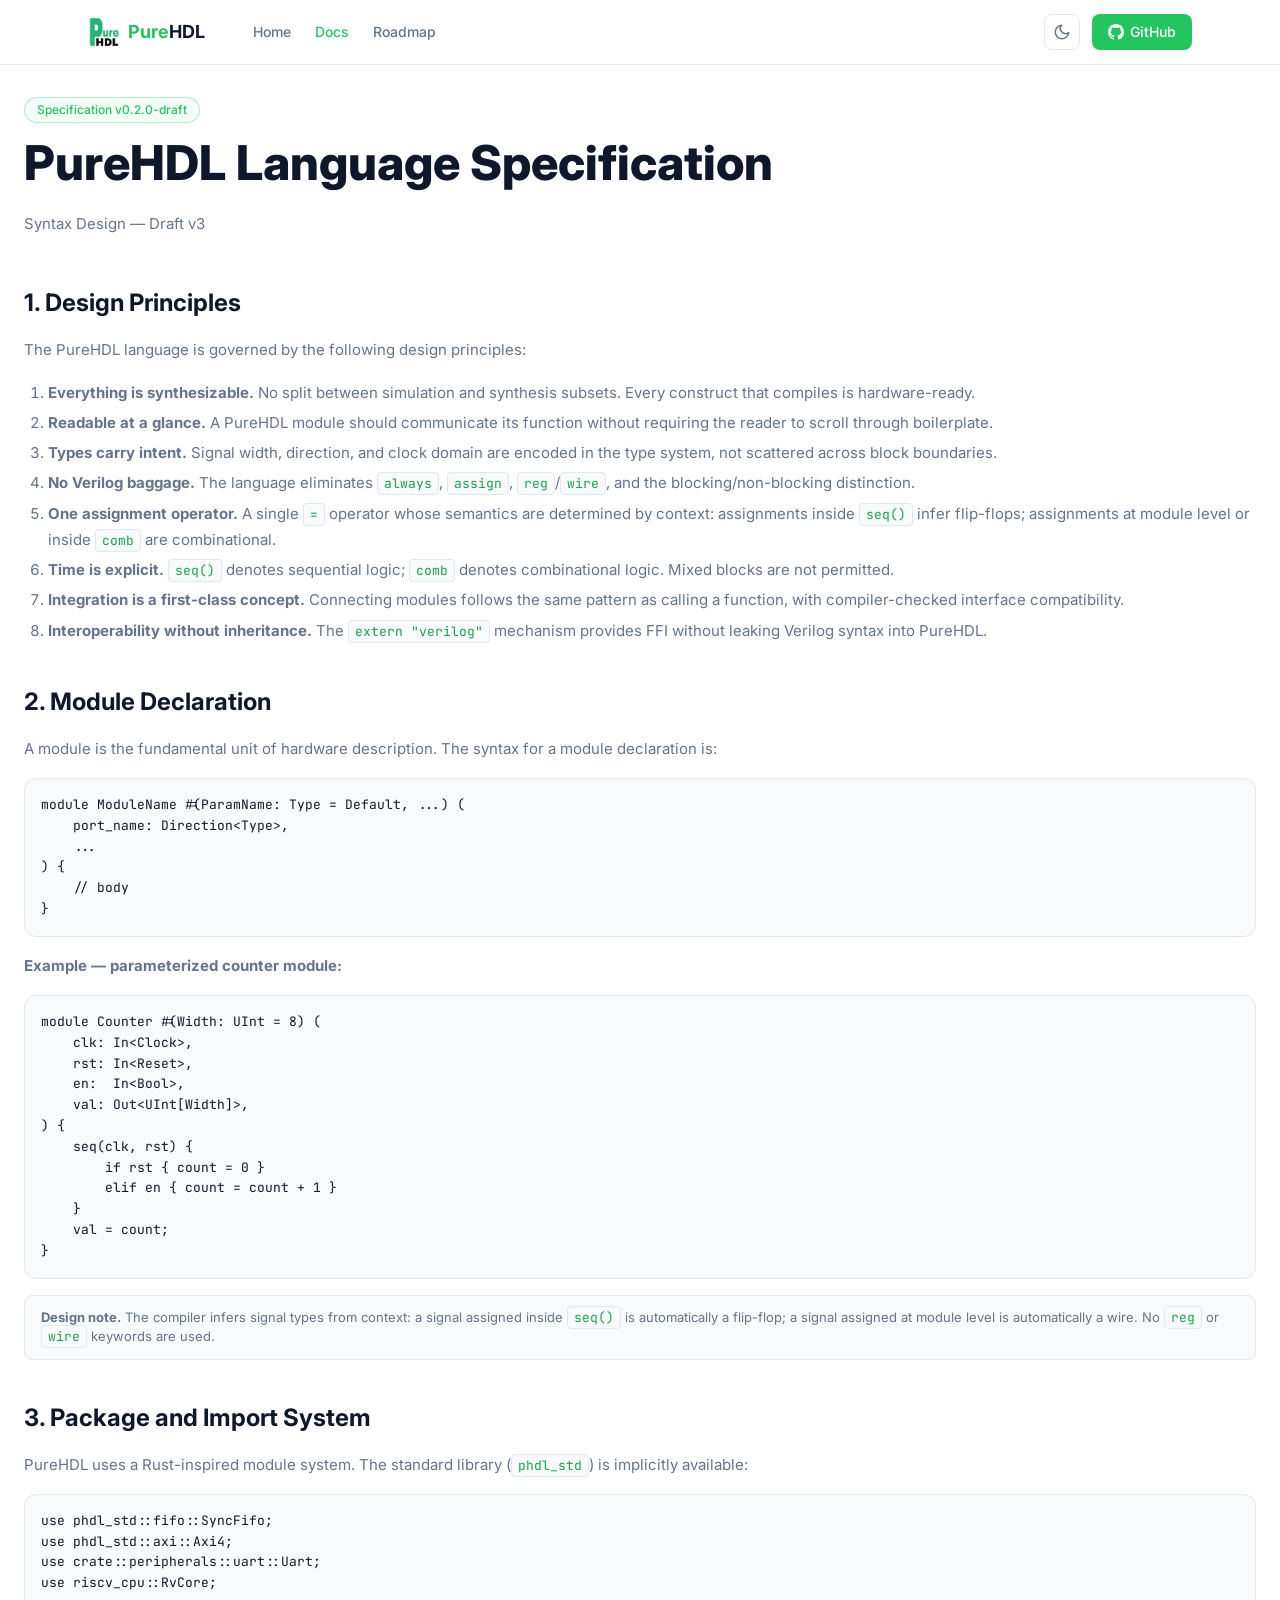
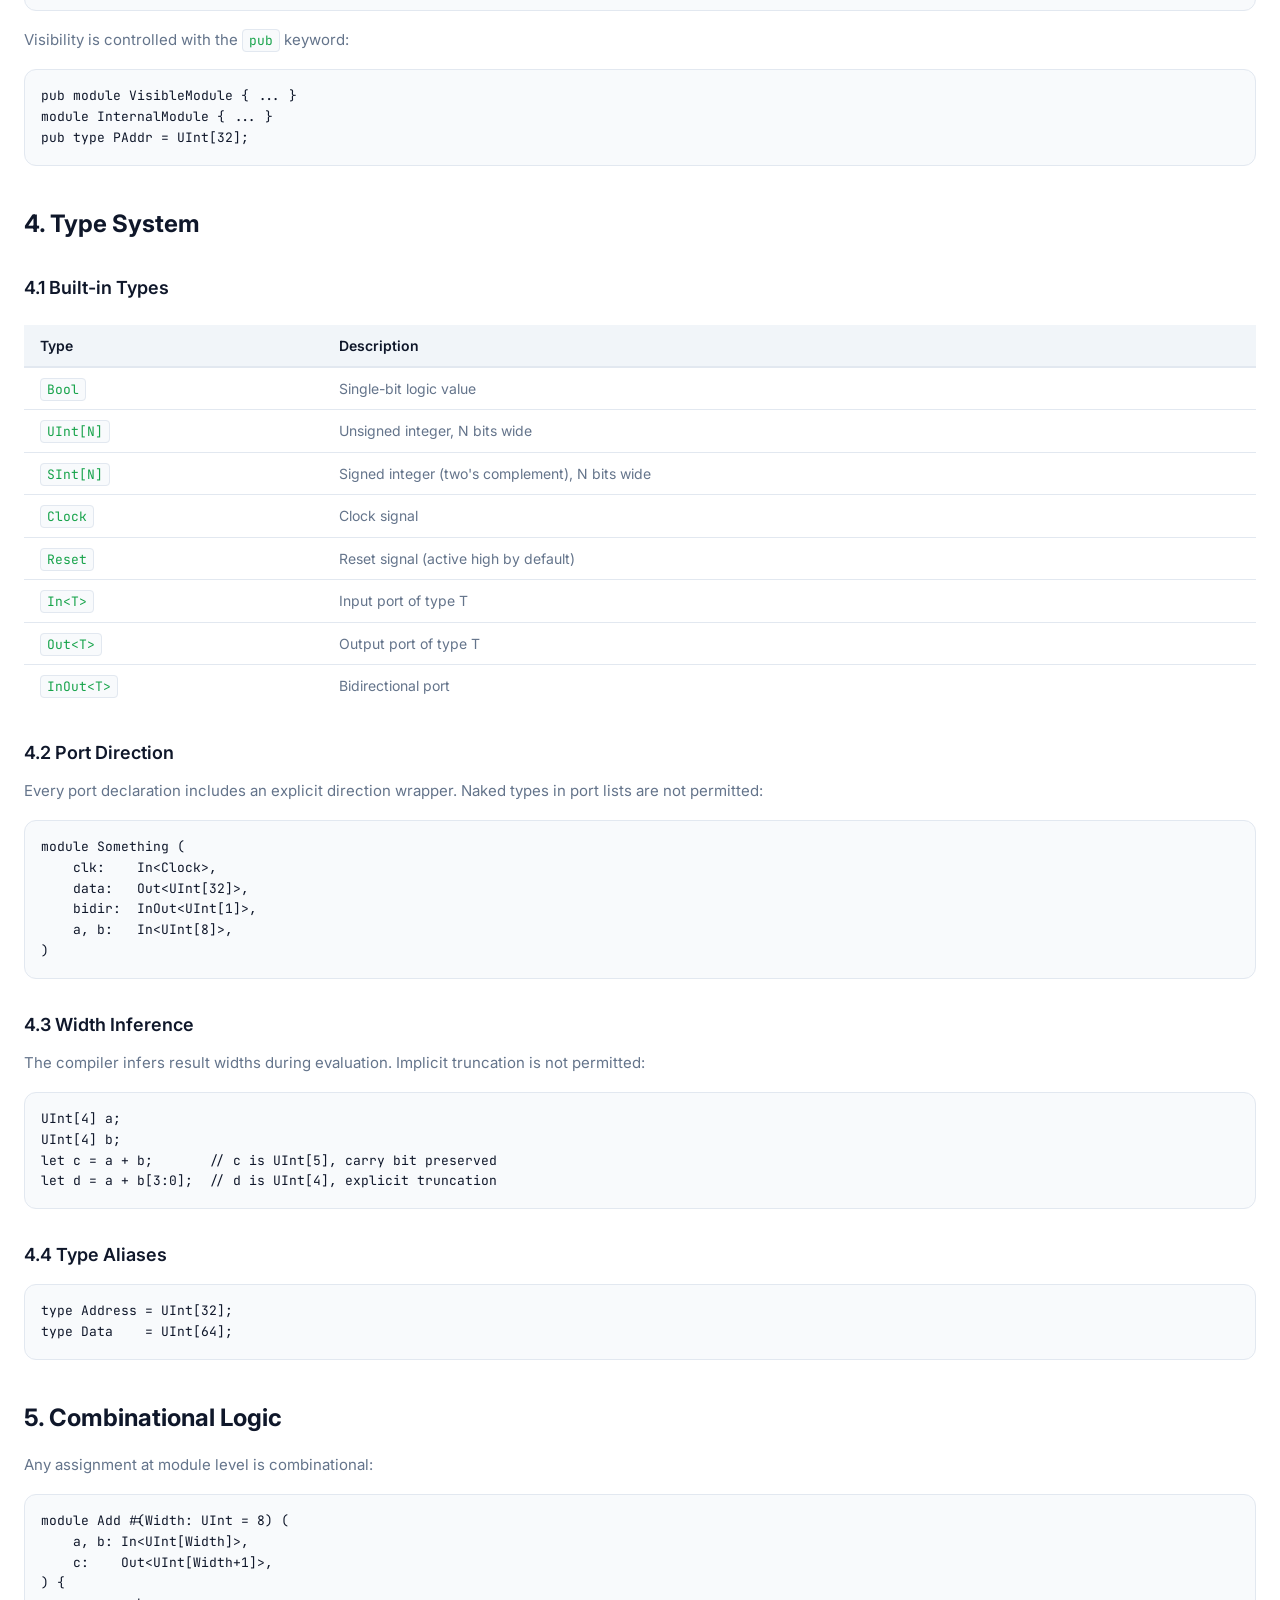
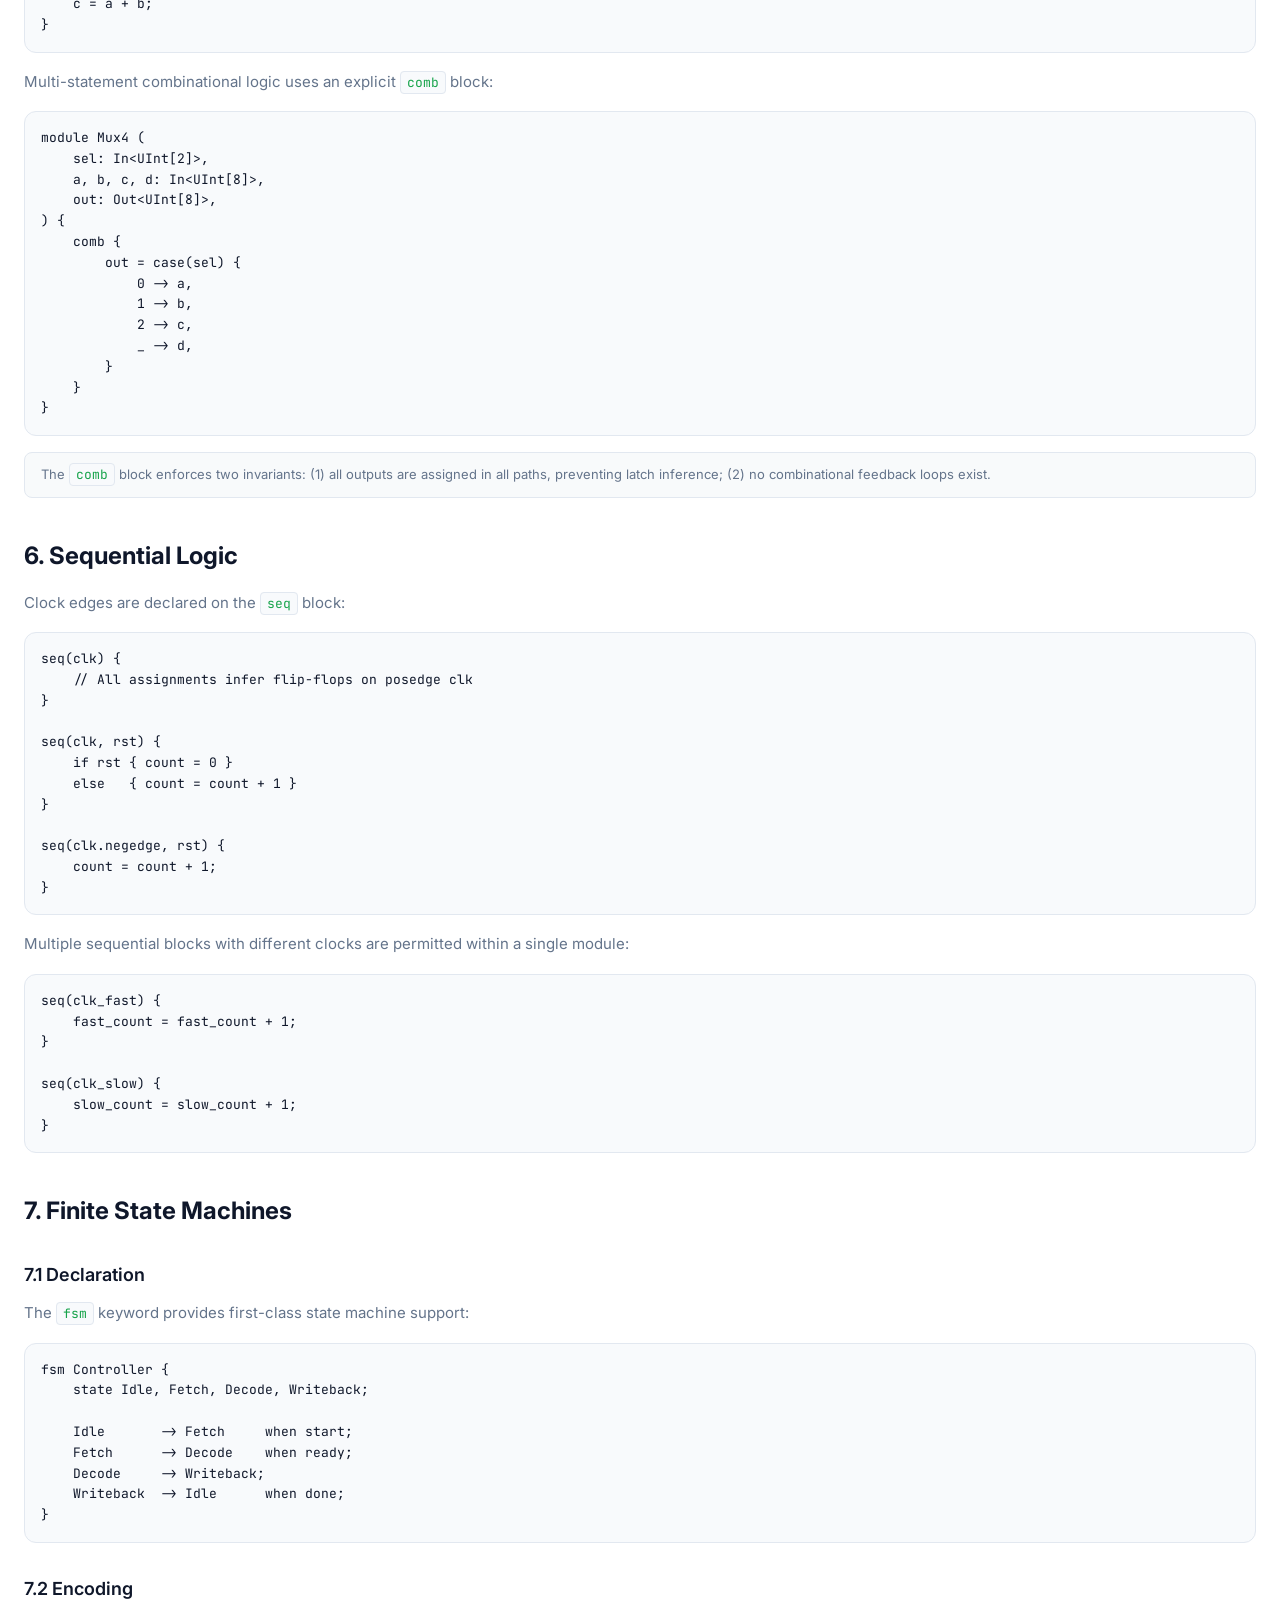
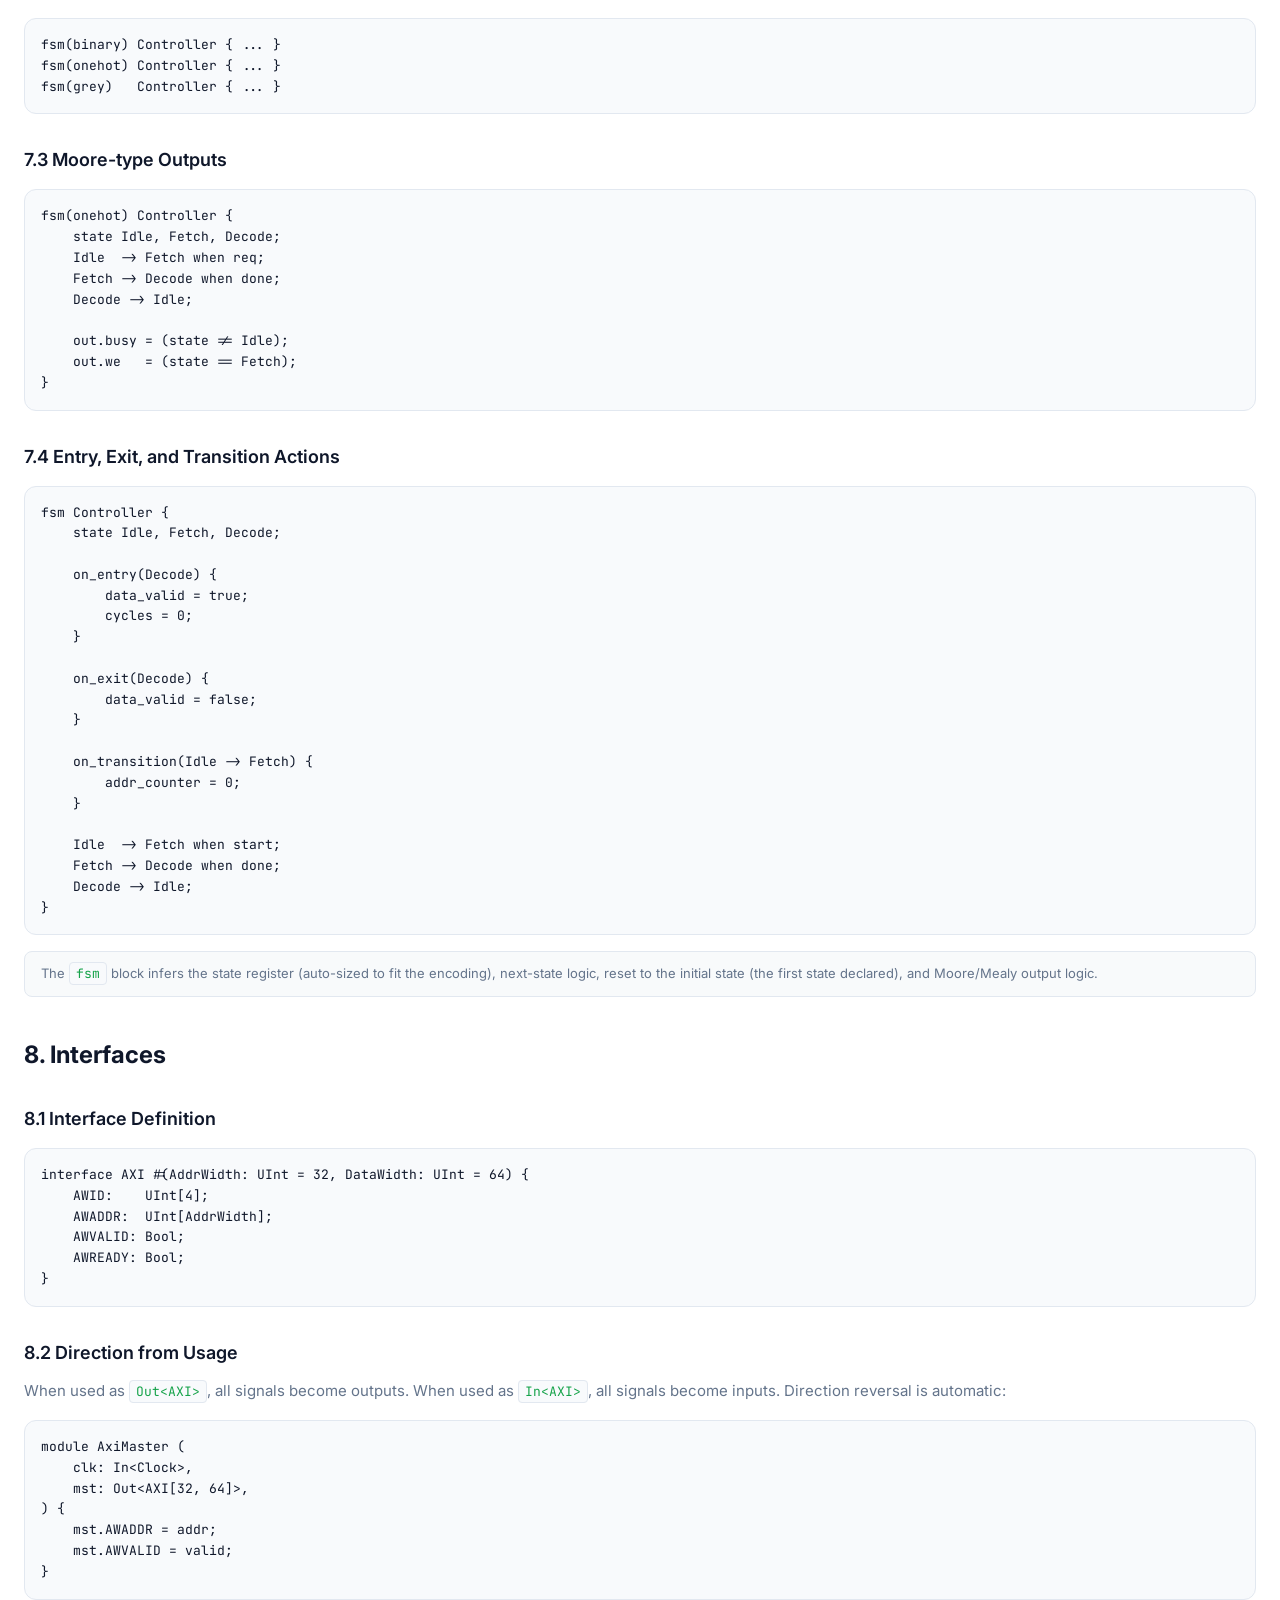
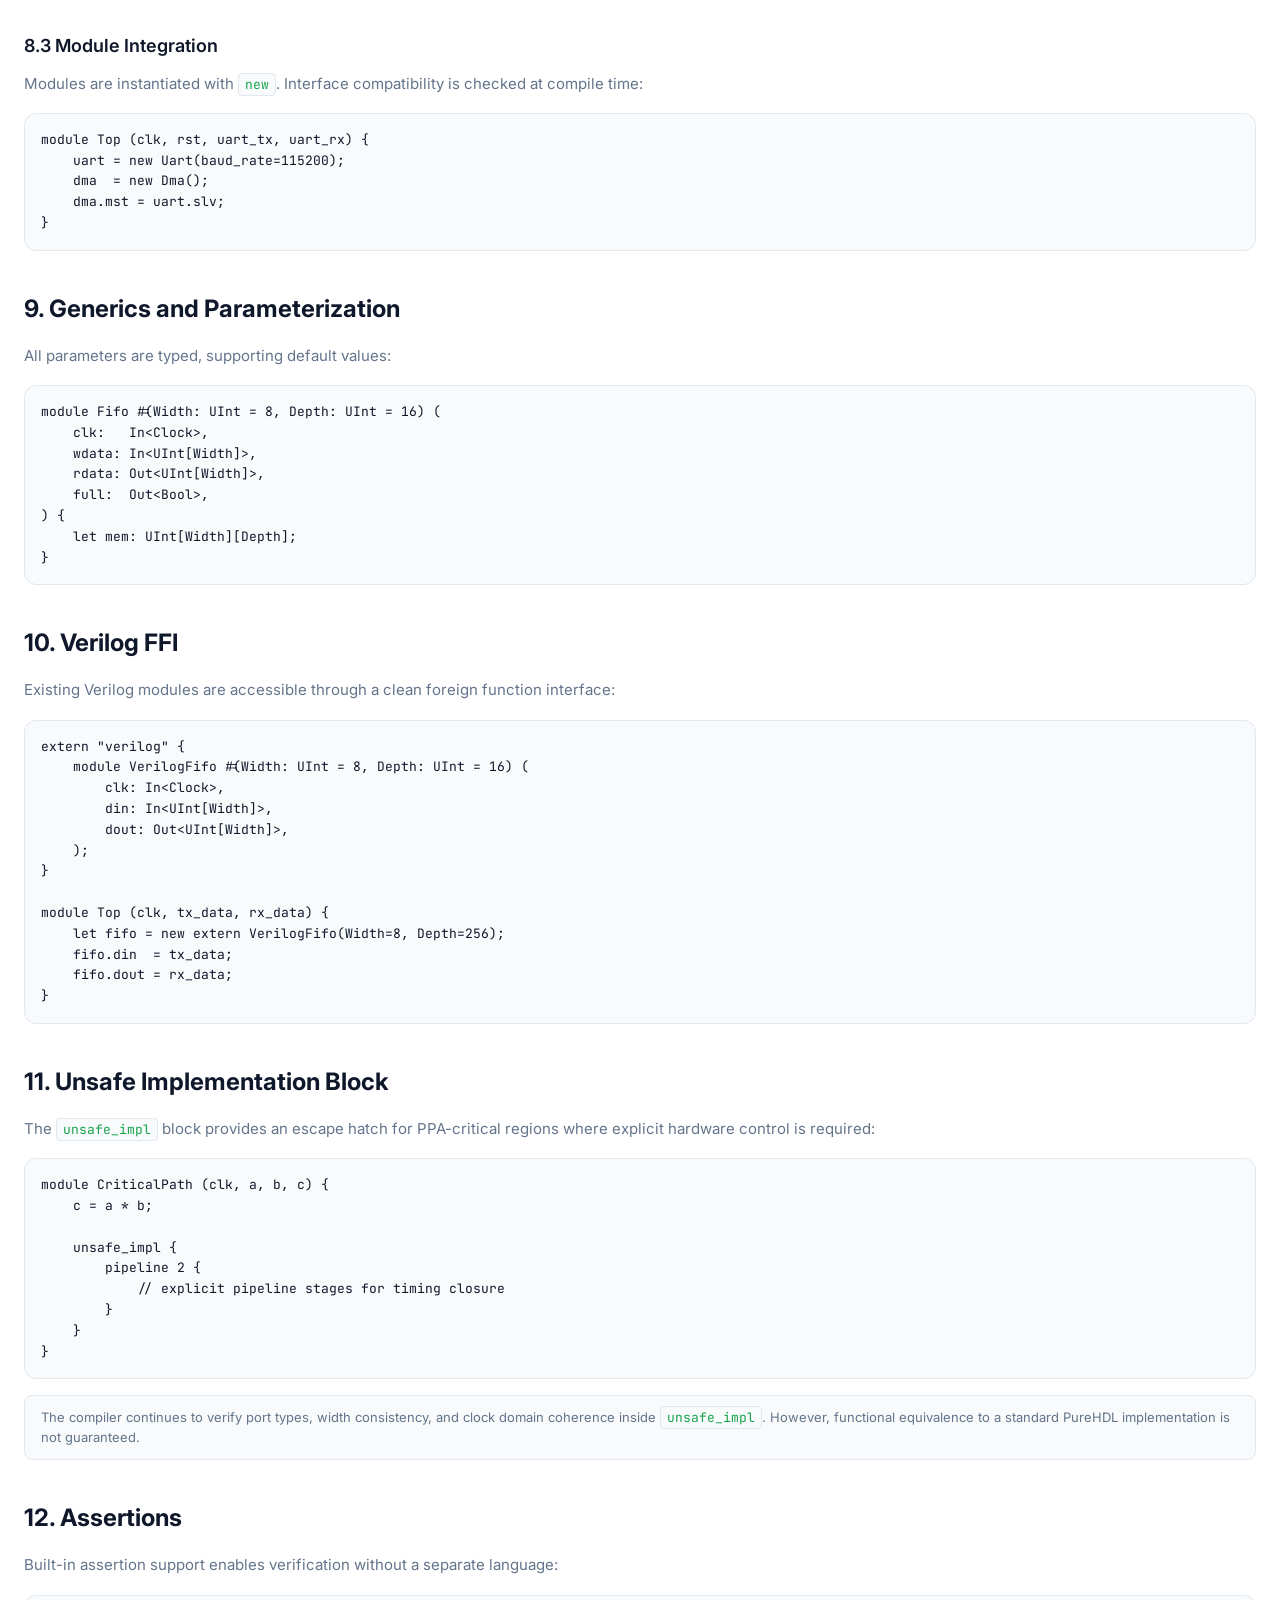
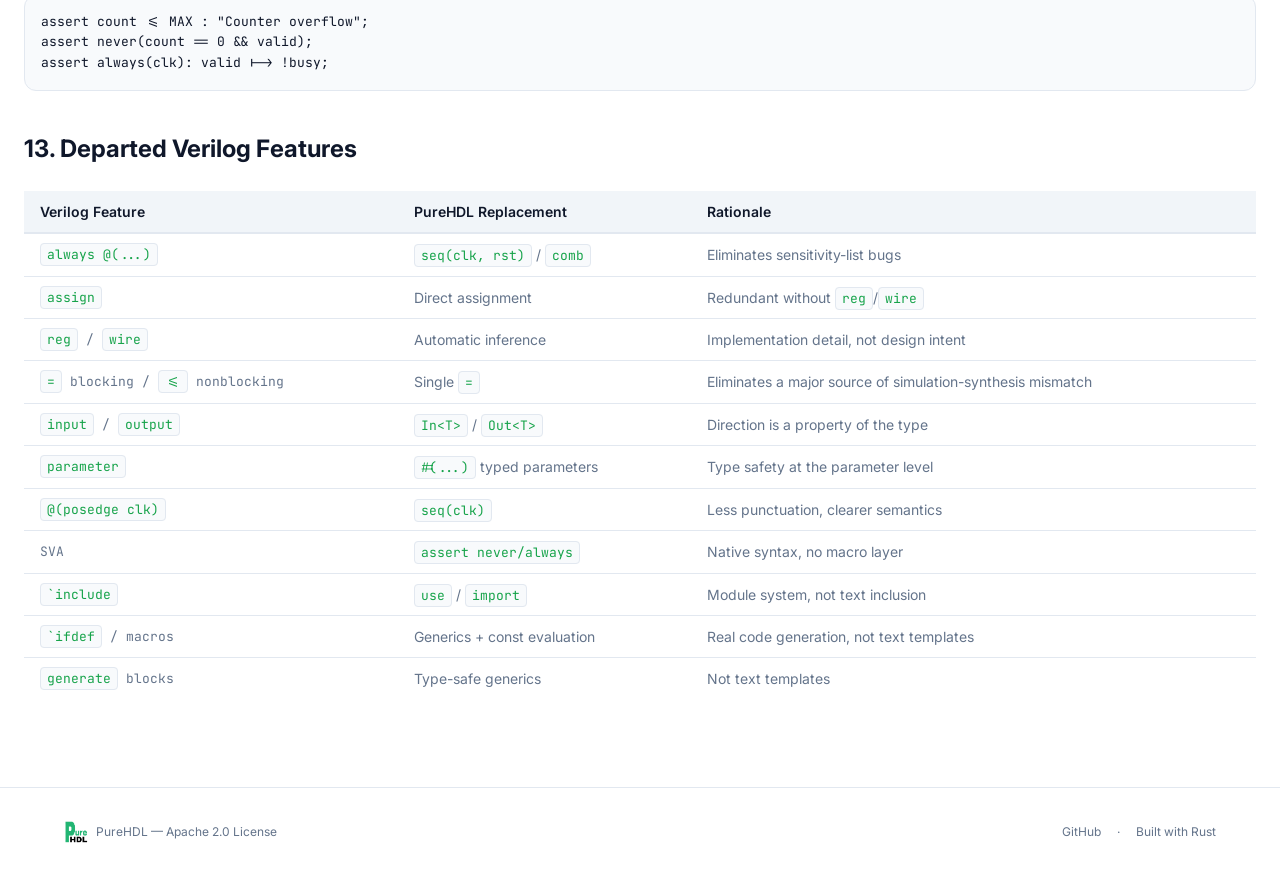
<file: en/docs/language-spec.html>
<!DOCTYPE html><html lang="en" class> <head><meta charset="UTF-8"><meta name="viewport" content="width=device-width, initial-scale=1.0"><title>PureHDL Language Specification — Wire the Future</title><link rel="icon" type="image/png" href="/purehdl_logo.png"><link rel="preconnect" href="https://fonts.googleapis.com"><link rel="preconnect" href="https://fonts.gstatic.com" crossorigin><link href="https://fonts.googleapis.com/css2?family=Inter:wght@400;500;600;700;800&family=JetBrains+Mono:wght@400;500&family=Noto+Sans+SC:wght@400;500;600;700&display=swap" rel="stylesheet"><!-- Client script for theme and language --><script type="module">(function(){const e=localStorage.getItem("phdl-theme"),t=window.matchMedia("(prefers-color-scheme: dark)").matches;(e==="dark"||!e&&t)&&document.documentElement.classList.add("dark")})();</script><style>
*,:before,:after{--tw-border-spacing-x: 0;--tw-border-spacing-y: 0;--tw-translate-x: 0;--tw-translate-y: 0;--tw-rotate: 0;--tw-skew-x: 0;--tw-skew-y: 0;--tw-scale-x: 1;--tw-scale-y: 1;--tw-pan-x: ;--tw-pan-y: ;--tw-pinch-zoom: ;--tw-scroll-snap-strictness: proximity;--tw-gradient-from-position: ;--tw-gradient-via-position: ;--tw-gradient-to-position: ;--tw-ordinal: ;--tw-slashed-zero: ;--tw-numeric-figure: ;--tw-numeric-spacing: ;--tw-numeric-fraction: ;--tw-ring-inset: ;--tw-ring-offset-width: 0px;--tw-ring-offset-color: #fff;--tw-ring-color: rgb(59 130 246 / .5);--tw-ring-offset-shadow: 0 0 #0000;--tw-ring-shadow: 0 0 #0000;--tw-shadow: 0 0 #0000;--tw-shadow-colored: 0 0 #0000;--tw-blur: ;--tw-brightness: ;--tw-contrast: ;--tw-grayscale: ;--tw-hue-rotate: ;--tw-invert: ;--tw-saturate: ;--tw-sepia: ;--tw-drop-shadow: ;--tw-backdrop-blur: ;--tw-backdrop-brightness: ;--tw-backdrop-contrast: ;--tw-backdrop-grayscale: ;--tw-backdrop-hue-rotate: ;--tw-backdrop-invert: ;--tw-backdrop-opacity: ;--tw-backdrop-saturate: ;--tw-backdrop-sepia: ;--tw-contain-size: ;--tw-contain-layout: ;--tw-contain-paint: ;--tw-contain-style: }::backdrop{--tw-border-spacing-x: 0;--tw-border-spacing-y: 0;--tw-translate-x: 0;--tw-translate-y: 0;--tw-rotate: 0;--tw-skew-x: 0;--tw-skew-y: 0;--tw-scale-x: 1;--tw-scale-y: 1;--tw-pan-x: ;--tw-pan-y: ;--tw-pinch-zoom: ;--tw-scroll-snap-strictness: proximity;--tw-gradient-from-position: ;--tw-gradient-via-position: ;--tw-gradient-to-position: ;--tw-ordinal: ;--tw-slashed-zero: ;--tw-numeric-figure: ;--tw-numeric-spacing: ;--tw-numeric-fraction: ;--tw-ring-inset: ;--tw-ring-offset-width: 0px;--tw-ring-offset-color: #fff;--tw-ring-color: rgb(59 130 246 / .5);--tw-ring-offset-shadow: 0 0 #0000;--tw-ring-shadow: 0 0 #0000;--tw-shadow: 0 0 #0000;--tw-shadow-colored: 0 0 #0000;--tw-blur: ;--tw-brightness: ;--tw-contrast: ;--tw-grayscale: ;--tw-hue-rotate: ;--tw-invert: ;--tw-saturate: ;--tw-sepia: ;--tw-drop-shadow: ;--tw-backdrop-blur: ;--tw-backdrop-brightness: ;--tw-backdrop-contrast: ;--tw-backdrop-grayscale: ;--tw-backdrop-hue-rotate: ;--tw-backdrop-invert: ;--tw-backdrop-opacity: ;--tw-backdrop-saturate: ;--tw-backdrop-sepia: ;--tw-contain-size: ;--tw-contain-layout: ;--tw-contain-paint: ;--tw-contain-style: }*,:before,:after{box-sizing:border-box;border-width:0;border-style:solid;border-color:#e5e7eb}:before,:after{--tw-content: ""}html,:host{line-height:1.5;-webkit-text-size-adjust:100%;-moz-tab-size:4;-o-tab-size:4;tab-size:4;font-family:Inter,Noto Sans SC,system-ui,-apple-system,sans-serif;font-feature-settings:normal;font-variation-settings:normal;-webkit-tap-highlight-color:transparent}body{margin:0;line-height:inherit}hr{height:0;color:inherit;border-top-width:1px}abbr:where([title]){-webkit-text-decoration:underline dotted;text-decoration:underline dotted}h1,h2,h3,h4,h5,h6{font-size:inherit;font-weight:inherit}a{color:inherit;text-decoration:inherit}b,strong{font-weight:bolder}code,kbd,samp,pre{font-family:JetBrains Mono,Fira Code,monospace;font-feature-settings:normal;font-variation-settings:normal;font-size:1em}small{font-size:80%}sub,sup{font-size:75%;line-height:0;position:relative;vertical-align:baseline}sub{bottom:-.25em}sup{top:-.5em}table{text-indent:0;border-color:inherit;border-collapse:collapse}button,input,optgroup,select,textarea{font-family:inherit;font-feature-settings:inherit;font-variation-settings:inherit;font-size:100%;font-weight:inherit;line-height:inherit;letter-spacing:inherit;color:inherit;margin:0;padding:0}button,select{text-transform:none}button,input:where([type=button]),input:where([type=reset]),input:where([type=submit]){-webkit-appearance:button;background-color:transparent;background-image:none}:-moz-focusring{outline:auto}:-moz-ui-invalid{box-shadow:none}progress{vertical-align:baseline}::-webkit-inner-spin-button,::-webkit-outer-spin-button{height:auto}[type=search]{-webkit-appearance:textfield;outline-offset:-2px}::-webkit-search-decoration{-webkit-appearance:none}::-webkit-file-upload-button{-webkit-appearance:button;font:inherit}summary{display:list-item}blockquote,dl,dd,h1,h2,h3,h4,h5,h6,hr,figure,p,pre{margin:0}fieldset{margin:0;padding:0}legend{padding:0}ol,ul,menu{list-style:none;margin:0;padding:0}dialog{padding:0}textarea{resize:vertical}input::-moz-placeholder,textarea::-moz-placeholder{opacity:1;color:#9ca3af}input::placeholder,textarea::placeholder{opacity:1;color:#9ca3af}button,[role=button]{cursor:pointer}:disabled{cursor:default}img,svg,video,canvas,audio,iframe,embed,object{display:block;vertical-align:middle}img,video{max-width:100%;height:auto}[hidden]:where(:not([hidden=until-found])){display:none}:root{--bg-primary: #ffffff;--bg-secondary: #f8fafb;--bg-tertiary: #f1f5f9;--border: #e2e8f0;--text-primary: #0f172a;--text-secondary: #64748b;--code-bg: #f8fafc}.dark{--bg-primary: #0a0a0a;--bg-secondary: #12121a;--bg-tertiary: #1a1a2e;--border: #2a2a3e;--text-primary: #e2e2f0;--text-secondary: #8888aa;--code-bg: #0d0d0f}*,*:before,*:after{transition-property:background-color,border-color,color;transition-duration:.2s;transition-timing-function:ease}html{scroll-behavior:smooth}.container{width:100%}@media(min-width:640px){.container{max-width:640px}}@media(min-width:768px){.container{max-width:768px}}@media(min-width:1024px){.container{max-width:1024px}}@media(min-width:1280px){.container{max-width:1280px}}@media(min-width:1536px){.container{max-width:1536px}}.pointer-events-none{pointer-events:none}.fixed{position:fixed}.absolute{position:absolute}.relative{position:relative}.bottom-1\/4{bottom:25%}.left-1\/4{left:25%}.right-1\/4{right:25%}.top-0{top:0}.top-1\/4{top:25%}.z-50{z-index:50}.mx-auto{margin-left:auto;margin-right:auto}.mb-12{margin-bottom:3rem}.mb-16{margin-bottom:4rem}.mb-3{margin-bottom:.75rem}.mb-4{margin-bottom:1rem}.mb-6{margin-bottom:1.5rem}.mb-8{margin-bottom:2rem}.ml-2{margin-left:.5rem}.ml-6{margin-left:1.5rem}.ml-auto{margin-left:auto}.mt-0\.5{margin-top:.125rem}.mt-12{margin-top:3rem}.block{display:block}.inline-block{display:inline-block}.flex{display:flex}.inline-flex{display:inline-flex}.table{display:table}.grid{display:grid}.hidden{display:none}.h-16{height:4rem}.h-2{height:.5rem}.h-3{height:.75rem}.h-48{height:12rem}.h-6{height:1.5rem}.h-8{height:2rem}.h-9{height:2.25rem}.h-\[400px\]{height:400px}.h-\[600px\]{height:600px}.min-h-screen{min-height:100vh}.w-2{width:.5rem}.w-3{width:.75rem}.w-48{width:12rem}.w-6{width:1.5rem}.w-8{width:2rem}.w-9{width:2.25rem}.w-\[400px\]{width:400px}.w-\[600px\]{width:600px}.w-full{width:100%}.max-w-2xl{max-width:42rem}.max-w-6xl{max-width:72rem}.max-w-xl{max-width:36rem}.shrink-0{flex-shrink:0}@keyframes pulse{50%{opacity:.5}}.animate-pulse{animation:pulse 2s cubic-bezier(.4,0,.6,1) infinite}.cursor-pointer{cursor:pointer}.flex-col{flex-direction:column}.flex-wrap{flex-wrap:wrap}.items-start{align-items:flex-start}.items-center{align-items:center}.justify-center{justify-content:center}.justify-between{justify-content:space-between}.gap-1\.5{gap:.375rem}.gap-12{gap:3rem}.gap-2{gap:.5rem}.gap-3{gap:.75rem}.gap-4{gap:1rem}.gap-6{gap:1.5rem}.space-y-2>:not([hidden])~:not([hidden]){--tw-space-y-reverse: 0;margin-top:calc(.5rem * calc(1 - var(--tw-space-y-reverse)));margin-bottom:calc(.5rem * var(--tw-space-y-reverse))}.overflow-hidden{overflow:hidden}.overflow-x-auto{overflow-x:auto}.whitespace-nowrap{white-space:nowrap}.rounded{border-radius:.25rem}.rounded-2xl{border-radius:1rem}.rounded-full{border-radius:9999px}.rounded-lg{border-radius:.5rem}.rounded-xl{border-radius:.75rem}.border{border-width:1px}.border-b{border-bottom-width:1px}.border-t{border-top-width:1px}.border-\[var\(--border\)\]{border-color:var(--border)}.border-phdl-500\/10{border-color:#22c55e1a}.border-phdl-500\/20{border-color:#22c55e33}.border-phdl-500\/30{border-color:#22c55e4d}.border-red-500\/10{border-color:#ef44441a}.border-red-500\/20{border-color:#ef444433}.bg-\[var\(--bg-primary\)\]{background-color:var(--bg-primary)}.bg-\[var\(--bg-secondary\)\]{background-color:var(--bg-secondary)}.bg-\[var\(--bg-tertiary\)\]{background-color:var(--bg-tertiary)}.bg-\[var\(--code-bg\)\]{background-color:var(--code-bg)}.bg-amber-500\/10{background-color:#f59e0b1a}.bg-blue-500\/10{background-color:#3b82f61a}.bg-green-500\/60{background-color:#22c55e99}.bg-phdl-500{--tw-bg-opacity: 1;background-color:rgb(34 197 94 / var(--tw-bg-opacity, 1))}.bg-phdl-500\/10{background-color:#22c55e1a}.bg-phdl-500\/5{background-color:#22c55e0d}.bg-phdl-600\/5{background-color:#16a34a0d}.bg-red-500\/60{background-color:#ef444499}.bg-yellow-500\/60{background-color:#eab30899}.bg-gradient-to-r{background-image:linear-gradient(to right,var(--tw-gradient-stops))}.from-phdl-400{--tw-gradient-from: #34d399 var(--tw-gradient-from-position);--tw-gradient-to: rgb(52 211 153 / 0) var(--tw-gradient-to-position);--tw-gradient-stops: var(--tw-gradient-from), var(--tw-gradient-to)}.via-phdl-500{--tw-gradient-to: rgb(34 197 94 / 0) var(--tw-gradient-to-position);--tw-gradient-stops: var(--tw-gradient-from), #22c55e var(--tw-gradient-via-position), var(--tw-gradient-to)}.to-phdl-600{--tw-gradient-to: #16a34a var(--tw-gradient-to-position)}.bg-clip-text{-webkit-background-clip:text;background-clip:text}.p-4{padding:1rem}.p-6{padding:1.5rem}.p-8{padding:2rem}.px-3{padding-left:.75rem;padding-right:.75rem}.px-4{padding-left:1rem;padding-right:1rem}.px-6{padding-left:1.5rem;padding-right:1.5rem}.py-1{padding-top:.25rem;padding-bottom:.25rem}.py-1\.5{padding-top:.375rem;padding-bottom:.375rem}.py-2{padding-top:.5rem;padding-bottom:.5rem}.py-24{padding-top:6rem;padding-bottom:6rem}.py-3{padding-top:.75rem;padding-bottom:.75rem}.py-8{padding-top:2rem;padding-bottom:2rem}.pb-16{padding-bottom:4rem}.pt-24{padding-top:6rem}.text-left{text-align:left}.text-center{text-align:center}.font-mono{font-family:JetBrains Mono,Fira Code,monospace}.font-sans{font-family:Inter,Noto Sans SC,system-ui,-apple-system,sans-serif}.text-3xl{font-size:1.875rem;line-height:2.25rem}.text-4xl{font-size:2.25rem;line-height:2.5rem}.text-lg{font-size:1.125rem;line-height:1.75rem}.text-sm{font-size:.875rem;line-height:1.25rem}.text-xs{font-size:.75rem;line-height:1rem}.font-bold{font-weight:700}.font-extrabold{font-weight:800}.font-medium{font-weight:500}.font-semibold{font-weight:600}.leading-relaxed{line-height:1.625}.leading-tight{line-height:1.25}.text-\[var\(--text-primary\)\]{color:var(--text-primary)}.text-\[var\(--text-secondary\)\]{color:var(--text-secondary)}.text-amber-400{--tw-text-opacity: 1;color:rgb(251 191 36 / var(--tw-text-opacity, 1))}.text-blue-400{--tw-text-opacity: 1;color:rgb(96 165 250 / var(--tw-text-opacity, 1))}.text-phdl-500{--tw-text-opacity: 1;color:rgb(34 197 94 / var(--tw-text-opacity, 1))}.text-red-400{--tw-text-opacity: 1;color:rgb(248 113 113 / var(--tw-text-opacity, 1))}.text-red-500{--tw-text-opacity: 1;color:rgb(239 68 68 / var(--tw-text-opacity, 1))}.text-transparent{color:transparent}.text-white{--tw-text-opacity: 1;color:rgb(255 255 255 / var(--tw-text-opacity, 1))}.no-underline{text-decoration-line:none}.antialiased{-webkit-font-smoothing:antialiased;-moz-osx-font-smoothing:grayscale}.shadow-2xl{--tw-shadow: 0 25px 50px -12px rgb(0 0 0 / .25);--tw-shadow-colored: 0 25px 50px -12px var(--tw-shadow-color);box-shadow:var(--tw-ring-offset-shadow, 0 0 #0000),var(--tw-ring-shadow, 0 0 #0000),var(--tw-shadow)}.shadow-lg{--tw-shadow: 0 10px 15px -3px rgb(0 0 0 / .1), 0 4px 6px -4px rgb(0 0 0 / .1);--tw-shadow-colored: 0 10px 15px -3px var(--tw-shadow-color), 0 4px 6px -4px var(--tw-shadow-color);box-shadow:var(--tw-ring-offset-shadow, 0 0 #0000),var(--tw-ring-shadow, 0 0 #0000),var(--tw-shadow)}.shadow-phdl-500\/10{--tw-shadow-color: rgb(34 197 94 / .1);--tw-shadow: var(--tw-shadow-colored)}.shadow-phdl-500\/20{--tw-shadow-color: rgb(34 197 94 / .2);--tw-shadow: var(--tw-shadow-colored)}.blur{--tw-blur: blur(8px);filter:var(--tw-blur) var(--tw-brightness) var(--tw-contrast) var(--tw-grayscale) var(--tw-hue-rotate) var(--tw-invert) var(--tw-saturate) var(--tw-sepia) var(--tw-drop-shadow)}.blur-3xl{--tw-blur: blur(64px);filter:var(--tw-blur) var(--tw-brightness) var(--tw-contrast) var(--tw-grayscale) var(--tw-hue-rotate) var(--tw-invert) var(--tw-saturate) var(--tw-sepia) var(--tw-drop-shadow)}.filter{filter:var(--tw-blur) var(--tw-brightness) var(--tw-contrast) var(--tw-grayscale) var(--tw-hue-rotate) var(--tw-invert) var(--tw-saturate) var(--tw-sepia) var(--tw-drop-shadow)}.backdrop-blur-xl{--tw-backdrop-blur: blur(24px);backdrop-filter:var(--tw-backdrop-blur) var(--tw-backdrop-brightness) var(--tw-backdrop-contrast) var(--tw-backdrop-grayscale) var(--tw-backdrop-hue-rotate) var(--tw-backdrop-invert) var(--tw-backdrop-opacity) var(--tw-backdrop-saturate) var(--tw-backdrop-sepia)}.backdrop-filter{backdrop-filter:var(--tw-backdrop-blur) var(--tw-backdrop-brightness) var(--tw-backdrop-contrast) var(--tw-backdrop-grayscale) var(--tw-backdrop-hue-rotate) var(--tw-backdrop-invert) var(--tw-backdrop-opacity) var(--tw-backdrop-saturate) var(--tw-backdrop-sepia)}.transition{transition-property:color,background-color,border-color,text-decoration-color,fill,stroke,opacity,box-shadow,transform,filter,backdrop-filter;transition-timing-function:cubic-bezier(.4,0,.2,1);transition-duration:.15s}.transition-all{transition-property:all;transition-timing-function:cubic-bezier(.4,0,.2,1);transition-duration:.15s}.transition-colors{transition-property:color,background-color,border-color,text-decoration-color,fill,stroke;transition-timing-function:cubic-bezier(.4,0,.2,1);transition-duration:.15s}.duration-300{transition-duration:.3s}.last\:border-0:last-child{border-width:0px}.hover\:translate-y-\[-1px\]:hover{--tw-translate-y: -1px;transform:translate(var(--tw-translate-x),var(--tw-translate-y)) rotate(var(--tw-rotate)) skew(var(--tw-skew-x)) skewY(var(--tw-skew-y)) scaleX(var(--tw-scale-x)) scaleY(var(--tw-scale-y))}.hover\:border-phdl-500:hover{--tw-border-opacity: 1;border-color:rgb(34 197 94 / var(--tw-border-opacity, 1))}.hover\:border-phdl-500\/40:hover{border-color:#22c55e66}.hover\:bg-phdl-500\/\[0\.02\]:hover{background-color:#22c55e05}.hover\:bg-phdl-600:hover{--tw-bg-opacity: 1;background-color:rgb(22 163 74 / var(--tw-bg-opacity, 1))}.hover\:text-phdl-500:hover{--tw-text-opacity: 1;color:rgb(34 197 94 / var(--tw-text-opacity, 1))}.hover\:shadow-lg:hover{--tw-shadow: 0 10px 15px -3px rgb(0 0 0 / .1), 0 4px 6px -4px rgb(0 0 0 / .1);--tw-shadow-colored: 0 10px 15px -3px var(--tw-shadow-color), 0 4px 6px -4px var(--tw-shadow-color);box-shadow:var(--tw-ring-offset-shadow, 0 0 #0000),var(--tw-ring-shadow, 0 0 #0000),var(--tw-shadow)}.hover\:shadow-phdl-500\/5:hover{--tw-shadow-color: rgb(34 197 94 / .05);--tw-shadow: var(--tw-shadow-colored)}.dark\:block:is(.dark *){display:block}.dark\:hidden:is(.dark *){display:none}.dark\:bg-phdl-500\/10:is(.dark *){background-color:#22c55e1a}.dark\:bg-phdl-600\/10:is(.dark *){background-color:#16a34a1a}@media(min-width:640px){.sm\:inline{display:inline}.sm\:inline-flex{display:inline-flex}.sm\:grid-cols-2{grid-template-columns:repeat(2,minmax(0,1fr))}.sm\:flex-row{flex-direction:row}.sm\:px-6{padding-left:1.5rem;padding-right:1.5rem}.sm\:text-4xl{font-size:2.25rem;line-height:2.5rem}.sm\:text-5xl{font-size:3rem;line-height:1}}@media(min-width:768px){.md\:flex{display:flex}.md\:grid-cols-2{grid-template-columns:repeat(2,minmax(0,1fr))}.md\:grid-cols-3{grid-template-columns:repeat(3,minmax(0,1fr))}}@media(min-width:1024px){.lg\:h-56{height:14rem}.lg\:w-56{width:14rem}.lg\:grid-cols-4{grid-template-columns:repeat(4,minmax(0,1fr))}.lg\:flex-row{flex-direction:row}.lg\:gap-16{gap:4rem}.lg\:text-6xl{font-size:3.75rem;line-height:1}}

/* Doc-specific styles */
.doc-content h2 { font-size: 1.5rem; font-weight: 700; margin-top: 2.5rem; margin-bottom: 1rem; color: var(--text-primary); }
.doc-content h3 { font-size: 1.125rem; font-weight: 600; margin-top: 2rem; margin-bottom: 0.75rem; color: var(--text-primary); }
.doc-content h4 { font-size: 1rem; font-weight: 600; margin-top: 1.5rem; margin-bottom: 0.5rem; color: var(--text-primary); }
.doc-content p { font-size: 0.9375rem; line-height: 1.75; margin-bottom: 1rem; color: var(--text-secondary); }
.doc-content ul, .doc-content ol { font-size: 0.9375rem; line-height: 1.75; margin-bottom: 1rem; padding-left: 1.5rem; color: var(--text-secondary); }
.doc-content ul { list-style-type: disc; }
.doc-content ol { list-style-type: decimal; }
.doc-content li { margin-bottom: 0.25rem; }
.doc-content li > ul, .doc-content li > ol { margin-top: 0.25rem; margin-bottom: 0.25rem; }
.doc-content blockquote { border-left: 3px solid #22c55e; padding: 1rem 1.25rem; margin: 1.5rem 0; background: var(--bg-secondary); border-radius: 0.5rem; }
.doc-content blockquote p { margin-bottom: 0; font-size: 0.875rem; color: var(--text-secondary); }
.doc-content table { width: 100%; font-size: 0.875rem; border-collapse: collapse; margin: 1.5rem 0; }
.doc-content th { text-align: left; padding: 0.625rem 1rem; font-weight: 600; border-bottom: 2px solid var(--border); color: var(--text-primary); background: var(--bg-tertiary); }
.doc-content td { padding: 0.625rem 1rem; border-bottom: 1px solid var(--border); color: var(--text-secondary); }
.doc-content tr:last-child td { border-bottom: none; }
.doc-content code.inline-code { font-size: 0.8125rem; padding: 0.125rem 0.375rem; border-radius: 0.25rem; background: var(--code-bg); color: #16a34a; border: 1px solid var(--border); font-family: JetBrains Mono, monospace; }
.doc-content pre { font-size: 0.8125rem; line-height: 1.6; overflow-x: auto; background: var(--code-bg); border-radius: 0.75rem; border: 1px solid var(--border); margin: 1rem 0; }
.doc-content pre code { display: block; padding: 1rem; background: none; border: none; color: var(--text-primary); }
.doc-content .code-block-wrapper { margin: 1rem 0; }
.doc-content hr { margin: 2rem 0; border-color: var(--border); }
.doc-content .spec-note { font-size: 0.8125rem; padding: 0.75rem 1rem; border-radius: 0.5rem; background: var(--bg-secondary); border: 1px solid var(--border); margin: 1rem 0; color: var(--text-secondary); }
.doc-content .departure-table td:first-child { font-family: JetBrains Mono, monospace; font-size: 0.8125rem; }
</style></head> <body class="bg-[var(--bg-primary)] text-[var(--text-primary)] font-sans antialiased">   <nav class="fixed top-0 w-full z-50 bg-[var(--bg-primary)]/90 backdrop-blur-xl border-b border-[var(--border)]"> <div class="max-w-6xl mx-auto px-4 sm:px-6 h-16 flex items-center gap-6"> <a href="/" class="flex items-center gap-2 no-underline shrink-0"> <img src="/purehdl_logo.png" alt="PureHDL" class="w-8 h-8 rounded-lg"> <span class="font-bold text-lg text-[var(--text-primary)] hidden sm:inline"> <span class="text-phdl-500">Pure</span>HDL
</span> </a> <div class="hidden md:flex items-center gap-6 ml-6"> <a href="/" class="text-sm text-[var(--text-secondary)] hover:text-phdl-500 no-underline font-medium transition-colors">Home</a> <a href="/en/docs/" class="text-sm text-phdl-500 no-underline font-medium transition-colors">Docs</a> <a href="/#roadmap" class="text-sm text-[var(--text-secondary)] hover:text-phdl-500 no-underline font-medium transition-colors">Roadmap</a> </div> <div class="ml-auto flex items-center gap-3"> <button id="themeToggle" class="w-9 h-9 flex items-center justify-center rounded-lg border border-[var(--border)]
                 text-[var(--text-secondary)] hover:text-phdl-500 hover:border-phdl-500
                 cursor-pointer transition-colors" aria-label="Toggle theme"> <svg id="sunIcon" class="hidden dark:block" width="18" height="18" viewBox="0 0 24 24" fill="none" stroke="currentColor" stroke-width="2" stroke-linecap="round" stroke-linejoin="round"> <circle cx="12" cy="12" r="5"></circle><line x1="12" y1="1" x2="12" y2="3"></line><line x1="12" y1="21" x2="12" y2="23"></line><line x1="4.22" y1="4.22" x2="5.64" y2="5.64"></line><line x1="18.36" y1="18.36" x2="19.78" y2="19.78"></line><line x1="1" y1="12" x2="3" y2="12"></line><line x1="21" y1="12" x2="23" y2="12"></line><line x1="4.22" y1="19.78" x2="5.64" y2="18.36"></line><line x1="18.36" y1="5.64" x2="19.78" y2="4.22"></line> </svg> <svg id="moonIcon" class="block dark:hidden" width="18" height="18" viewBox="0 0 24 24" fill="none" stroke="currentColor" stroke-width="2" stroke-linecap="round" stroke-linejoin="round"> <path d="M21 12.79A9 9 0 1 1 11.21 3 7 7 0 0 0 21 12.79z"></path> </svg> </button> <a href="https://github.com/PureHDL" target="_blank" class="hidden sm:inline-flex items-center gap-1.5 px-4 py-2 text-sm font-medium
                 rounded-lg bg-phdl-500 hover:bg-phdl-600 text-white no-underline transition-colors"> <svg width="16" height="16" viewBox="0 0 24 24" fill="currentColor"><path d="M12 0C5.37 0 0 5.37 0 12c0 5.31 3.435 9.795 8.205 11.385.6.105.825-.255.825-.57 0-.285-.015-1.23-.015-2.235-3.015.555-3.795-.735-4.035-1.41-.135-.345-.72-1.41-1.23-1.695-.42-.225-1.02-.78-.015-.795.945-.015 1.62.87 1.845 1.23 1.08 1.815 2.805 1.305 3.495.99.105-.78.42-1.305.765-1.605-2.67-.3-5.46-1.335-5.46-5.925 0-1.305.465-2.385 1.23-3.225-.12-.3-.54-1.53.12-3.18 0 0 1.005-.315 3.3 1.23.96-.27 1.98-.405 3-.405s2.04.135 3 .405c2.295-1.56 3.3-1.23 3.3-1.23.66 1.65.24 2.88.12 3.18.765.84 1.23 1.905 1.23 3.225 0 4.605-2.805 5.625-5.475 5.925.435.375.81 1.095.81 2.22 0 1.605-.015 2.895-.015 3.3 0 .315.225.69.825.57A12.02 12.02 0 0 0 24 12c0-6.63-5.37-12-12-12z"></path></svg> GitHub </a> </div> </div> </nav>

<section class="pt-24 pb-16 px-4 sm:px-6">
<div class="max-w-4xl mx-auto doc-content">

<div class="mb-12">
<span class="inline-block px-3 py-1 rounded-full border border-phdl-500/30 bg-phdl-500/5 text-phdl-500 text-xs font-medium mb-4">Specification v0.2.0-draft</span>
<h1 class="text-4xl sm:text-5xl font-extrabold leading-tight mb-6">PureHDL Language Specification</h1>
<p class="text-lg text-[var(--text-secondary)]">Syntax Design &mdash; Draft v3</p>
</div>

<h2>1. Design Principles</h2>

<p>The PureHDL language is governed by the following design principles:</p>

<ol>
<li><strong>Everything is synthesizable.</strong> No split between simulation and synthesis subsets. Every construct that compiles is hardware-ready.</li>
<li><strong>Readable at a glance.</strong> A PureHDL module should communicate its function without requiring the reader to scroll through boilerplate.</li>
<li><strong>Types carry intent.</strong> Signal width, direction, and clock domain are encoded in the type system, not scattered across block boundaries.</li>
<li><strong>No Verilog baggage.</strong> The language eliminates <code class="inline-code">always</code>, <code class="inline-code">assign</code>, <code class="inline-code">reg</code>/<code class="inline-code">wire</code>, and the blocking/non-blocking distinction.</li>
<li><strong>One assignment operator.</strong> A single <code class="inline-code">=</code> operator whose semantics are determined by context: assignments inside <code class="inline-code">seq()</code> infer flip-flops; assignments at module level or inside <code class="inline-code">comb</code> are combinational.</li>
<li><strong>Time is explicit.</strong> <code class="inline-code">seq()</code> denotes sequential logic; <code class="inline-code">comb</code> denotes combinational logic. Mixed blocks are not permitted.</li>
<li><strong>Integration is a first-class concept.</strong> Connecting modules follows the same pattern as calling a function, with compiler-checked interface compatibility.</li>
<li><strong>Interoperability without inheritance.</strong> The <code class="inline-code">extern "verilog"</code> mechanism provides FFI without leaking Verilog syntax into PureHDL.</li>
</ol>

<h2>2. Module Declaration</h2>

<p>A module is the fundamental unit of hardware description. The syntax for a module declaration is:</p>

<pre><code>module ModuleName #(ParamName: Type = Default, ...) (
    port_name: Direction&lt;Type&gt;,
    ...
) {
    // body
}</code></pre>

<p><strong>Example — parameterized counter module:</strong></p>

<pre><code>module Counter #(Width: UInt = 8) (
    clk: In&lt;Clock&gt;,
    rst: In&lt;Reset&gt;,
    en:  In&lt;Bool&gt;,
    val: Out&lt;UInt[Width]&gt;,
) {
    seq(clk, rst) {
        if rst { count = 0 }
        elif en { count = count + 1 }
    }
    val = count;
}</code></pre>

<div class="spec-note">
<strong>Design note.</strong> The compiler infers signal types from context: a signal assigned inside <code class="inline-code">seq()</code> is automatically a flip-flop; a signal assigned at module level is automatically a wire. No <code class="inline-code">reg</code> or <code class="inline-code">wire</code> keywords are used.
</div>

<h2>3. Package and Import System</h2>

<p>PureHDL uses a Rust-inspired module system. The standard library (<code class="inline-code">phdl_std</code>) is implicitly available:</p>

<pre><code>use phdl_std::fifo::SyncFifo;
use phdl_std::axi::Axi4;
use crate::peripherals::uart::Uart;
use riscv_cpu::RvCore;</code></pre>

<p>Visibility is controlled with the <code class="inline-code">pub</code> keyword:</p>

<pre><code>pub module VisibleModule { ... }
module InternalModule { ... }
pub type PAddr = UInt[32];</code></pre>

<h2>4. Type System</h2>

<h3>4.1 Built-in Types</h3>

<table>
<thead><tr><th>Type</th><th>Description</th></tr></thead>
<tbody>
<tr><td><code class="inline-code">Bool</code></td><td>Single-bit logic value</td></tr>
<tr><td><code class="inline-code">UInt[N]</code></td><td>Unsigned integer, N bits wide</td></tr>
<tr><td><code class="inline-code">SInt[N]</code></td><td>Signed integer (two's complement), N bits wide</td></tr>
<tr><td><code class="inline-code">Clock</code></td><td>Clock signal</td></tr>
<tr><td><code class="inline-code">Reset</code></td><td>Reset signal (active high by default)</td></tr>
<tr><td><code class="inline-code">In&lt;T&gt;</code></td><td>Input port of type T</td></tr>
<tr><td><code class="inline-code">Out&lt;T&gt;</code></td><td>Output port of type T</td></tr>
<tr><td><code class="inline-code">InOut&lt;T&gt;</code></td><td>Bidirectional port</td></tr>
</tbody>
</table>

<h3>4.2 Port Direction</h3>

<p>Every port declaration includes an explicit direction wrapper. Naked types in port lists are not permitted:</p>

<pre><code>module Something (
    clk:    In&lt;Clock&gt;,
    data:   Out&lt;UInt[32]&gt;,
    bidir:  InOut&lt;UInt[1]&gt;,
    a, b:   In&lt;UInt[8]&gt;,
)</code></pre>

<h3>4.3 Width Inference</h3>

<p>The compiler infers result widths during evaluation. Implicit truncation is not permitted:</p>

<pre><code>UInt[4] a;
UInt[4] b;
let c = a + b;       // c is UInt[5], carry bit preserved
let d = a + b[3:0];  // d is UInt[4], explicit truncation</code></pre>

<h3>4.4 Type Aliases</h3>

<pre><code>type Address = UInt[32];
type Data    = UInt[64];</code></pre>

<h2>5. Combinational Logic</h2>

<p>Any assignment at module level is combinational:</p>

<pre><code>module Add #(Width: UInt = 8) (
    a, b: In&lt;UInt[Width]&gt;,
    c:    Out&lt;UInt[Width+1]&gt;,
) {
    c = a + b;
}</code></pre>

<p>Multi-statement combinational logic uses an explicit <code class="inline-code">comb</code> block:</p>

<pre><code>module Mux4 (
    sel: In&lt;UInt[2]&gt;,
    a, b, c, d: In&lt;UInt[8]&gt;,
    out: Out&lt;UInt[8]&gt;,
) {
    comb {
        out = case(sel) {
            0 -> a,
            1 -> b,
            2 -> c,
            _ -> d,
        }
    }
}</code></pre>

<div class="spec-note">
The <code class="inline-code">comb</code> block enforces two invariants: (1) all outputs are assigned in all paths, preventing latch inference; (2) no combinational feedback loops exist.
</div>

<h2>6. Sequential Logic</h2>

<p>Clock edges are declared on the <code class="inline-code">seq</code> block:</p>

<pre><code>seq(clk) {
    // All assignments infer flip-flops on posedge clk
}

seq(clk, rst) {
    if rst { count = 0 }
    else   { count = count + 1 }
}

seq(clk.negedge, rst) {
    count = count + 1;
}</code></pre>

<p>Multiple sequential blocks with different clocks are permitted within a single module:</p>

<pre><code>seq(clk_fast) {
    fast_count = fast_count + 1;
}

seq(clk_slow) {
    slow_count = slow_count + 1;
}</code></pre>

<h2>7. Finite State Machines</h2>

<h3>7.1 Declaration</h3>

<p>The <code class="inline-code">fsm</code> keyword provides first-class state machine support:</p>

<pre><code>fsm Controller {
    state Idle, Fetch, Decode, Writeback;

    Idle       -> Fetch     when start;
    Fetch      -> Decode    when ready;
    Decode     -> Writeback;
    Writeback  -> Idle      when done;
}</code></pre>

<h3>7.2 Encoding</h3>

<pre><code>fsm(binary) Controller { ... }
fsm(onehot) Controller { ... }
fsm(grey)   Controller { ... }</code></pre>

<h3>7.3 Moore-type Outputs</h3>

<pre><code>fsm(onehot) Controller {
    state Idle, Fetch, Decode;
    Idle  -> Fetch when req;
    Fetch -> Decode when done;
    Decode -> Idle;

    out.busy = (state != Idle);
    out.we   = (state == Fetch);
}</code></pre>

<h3>7.4 Entry, Exit, and Transition Actions</h3>

<pre><code>fsm Controller {
    state Idle, Fetch, Decode;

    on_entry(Decode) {
        data_valid = true;
        cycles = 0;
    }

    on_exit(Decode) {
        data_valid = false;
    }

    on_transition(Idle -> Fetch) {
        addr_counter = 0;
    }

    Idle  -> Fetch when start;
    Fetch -> Decode when done;
    Decode -> Idle;
}</code></pre>

<div class="spec-note">
The <code class="inline-code">fsm</code> block infers the state register (auto-sized to fit the encoding), next-state logic, reset to the initial state (the first state declared), and Moore/Mealy output logic.
</div>

<h2>8. Interfaces</h2>

<h3>8.1 Interface Definition</h3>

<pre><code>interface AXI #(AddrWidth: UInt = 32, DataWidth: UInt = 64) {
    AWID:    UInt[4];
    AWADDR:  UInt[AddrWidth];
    AWVALID: Bool;
    AWREADY: Bool;
}</code></pre>

<h3>8.2 Direction from Usage</h3>

<p>When used as <code class="inline-code">Out&lt;AXI&gt;</code>, all signals become outputs. When used as <code class="inline-code">In&lt;AXI&gt;</code>, all signals become inputs. Direction reversal is automatic:</p>

<pre><code>module AxiMaster (
    clk: In&lt;Clock&gt;,
    mst: Out&lt;AXI[32, 64]&gt;,
) {
    mst.AWADDR = addr;
    mst.AWVALID = valid;
}</code></pre>

<h3>8.3 Module Integration</h3>

<p>Modules are instantiated with <code class="inline-code">new</code>. Interface compatibility is checked at compile time:</p>

<pre><code>module Top (clk, rst, uart_tx, uart_rx) {
    uart = new Uart(baud_rate=115200);
    dma  = new Dma();
    dma.mst = uart.slv;
}</code></pre>

<h2>9. Generics and Parameterization</h2>

<p>All parameters are typed, supporting default values:</p>

<pre><code>module Fifo #(Width: UInt = 8, Depth: UInt = 16) (
    clk:   In&lt;Clock&gt;,
    wdata: In&lt;UInt[Width]&gt;,
    rdata: Out&lt;UInt[Width]&gt;,
    full:  Out&lt;Bool&gt;,
) {
    let mem: UInt[Width][Depth];
}</code></pre>

<h2>10. Verilog FFI</h2>

<p>Existing Verilog modules are accessible through a clean foreign function interface:</p>

<pre><code>extern "verilog" {
    module VerilogFifo #(Width: UInt = 8, Depth: UInt = 16) (
        clk: In&lt;Clock&gt;,
        din: In&lt;UInt[Width]&gt;,
        dout: Out&lt;UInt[Width]&gt;,
    );
}

module Top (clk, tx_data, rx_data) {
    let fifo = new extern VerilogFifo(Width=8, Depth=256);
    fifo.din  = tx_data;
    fifo.dout = rx_data;
}</code></pre>

<h2>11. Unsafe Implementation Block</h2>

<p>The <code class="inline-code">unsafe_impl</code> block provides an escape hatch for PPA-critical regions where explicit hardware control is required:</p>

<pre><code>module CriticalPath (clk, a, b, c) {
    c = a * b;

    unsafe_impl {
        pipeline 2 {
            // explicit pipeline stages for timing closure
        }
    }
}</code></pre>

<div class="spec-note">
The compiler continues to verify port types, width consistency, and clock domain coherence inside <code class="inline-code">unsafe_impl</code>. However, functional equivalence to a standard PureHDL implementation is not guaranteed.
</div>

<h2>12. Assertions</h2>

<p>Built-in assertion support enables verification without a separate language:</p>

<pre><code>assert count <= MAX : "Counter overflow";
assert never(count == 0 && valid);
assert always(clk): valid |-> !busy;</code></pre>

<h2>13. Departed Verilog Features</h2>

<table class="departure-table">
<thead><tr><th>Verilog Feature</th><th>PureHDL Replacement</th><th>Rationale</th></tr></thead>
<tbody>
<tr><td><code class="inline-code">always @(...)</code></td><td><code class="inline-code">seq(clk, rst)</code> / <code class="inline-code">comb</code></td><td>Eliminates sensitivity-list bugs</td></tr>
<tr><td><code class="inline-code">assign</code></td><td>Direct assignment</td><td>Redundant without <code class="inline-code">reg</code>/<code class="inline-code">wire</code></td></tr>
<tr><td><code class="inline-code">reg</code> / <code class="inline-code">wire</code></td><td>Automatic inference</td><td>Implementation detail, not design intent</td></tr>
<tr><td><code class="inline-code">=</code> blocking / <code class="inline-code">&lt;=</code> nonblocking</td><td>Single <code class="inline-code">=</code></td><td>Eliminates a major source of simulation-synthesis mismatch</td></tr>
<tr><td><code class="inline-code">input</code> / <code class="inline-code">output</code></td><td><code class="inline-code">In&lt;T&gt;</code> / <code class="inline-code">Out&lt;T&gt;</code></td><td>Direction is a property of the type</td></tr>
<tr><td><code class="inline-code">parameter</code></td><td><code class="inline-code">#(...)</code> typed parameters</td><td>Type safety at the parameter level</td></tr>
<tr><td><code class="inline-code">@(posedge clk)</code></td><td><code class="inline-code">seq(clk)</code></td><td>Less punctuation, clearer semantics</td></tr>
<tr><td>SVA</td><td><code class="inline-code">assert never/always</code></td><td>Native syntax, no macro layer</td></tr>
<tr><td><code class="inline-code">`include</code></td><td><code class="inline-code">use</code> / <code class="inline-code">import</code></td><td>Module system, not text inclusion</td></tr>
<tr><td><code class="inline-code">`ifdef</code> / macros</td><td>Generics + const evaluation</td><td>Real code generation, not text templates</td></tr>
<tr><td><code class="inline-code">generate</code> blocks</td><td>Type-safe generics</td><td>Not text templates</td></tr>
</tbody>
</table>

</div>
</section>

<footer class="border-t border-[var(--border)] py-8 px-4 sm:px-6"> <div class="max-w-6xl mx-auto flex flex-col sm:flex-row items-center justify-between gap-4"> <div class="flex items-center gap-2"> <img src="/purehdl_logo.png" alt="PureHDL" class="w-6 h-6 rounded"> <span class="text-xs text-[var(--text-secondary)]">
PureHDL &mdash; Apache 2.0 License </span> </div> <div class="flex items-center gap-4 text-xs text-[var(--text-secondary)]"> <a href="https://github.com/PureHDL" target="_blank" class="hover:text-phdl-500 no-underline transition-colors">GitHub</a> <span>&middot;</span> <span>Built with Rust</span> </div> </div> </footer>

<script type="module">document.getElementById("themeToggle").addEventListener("click",()=>{document.documentElement.classList.toggle("dark"),localStorage.setItem("phdl-theme",document.documentElement.classList.contains("dark")?"dark":"light")});</script>

</body></html>
</file>
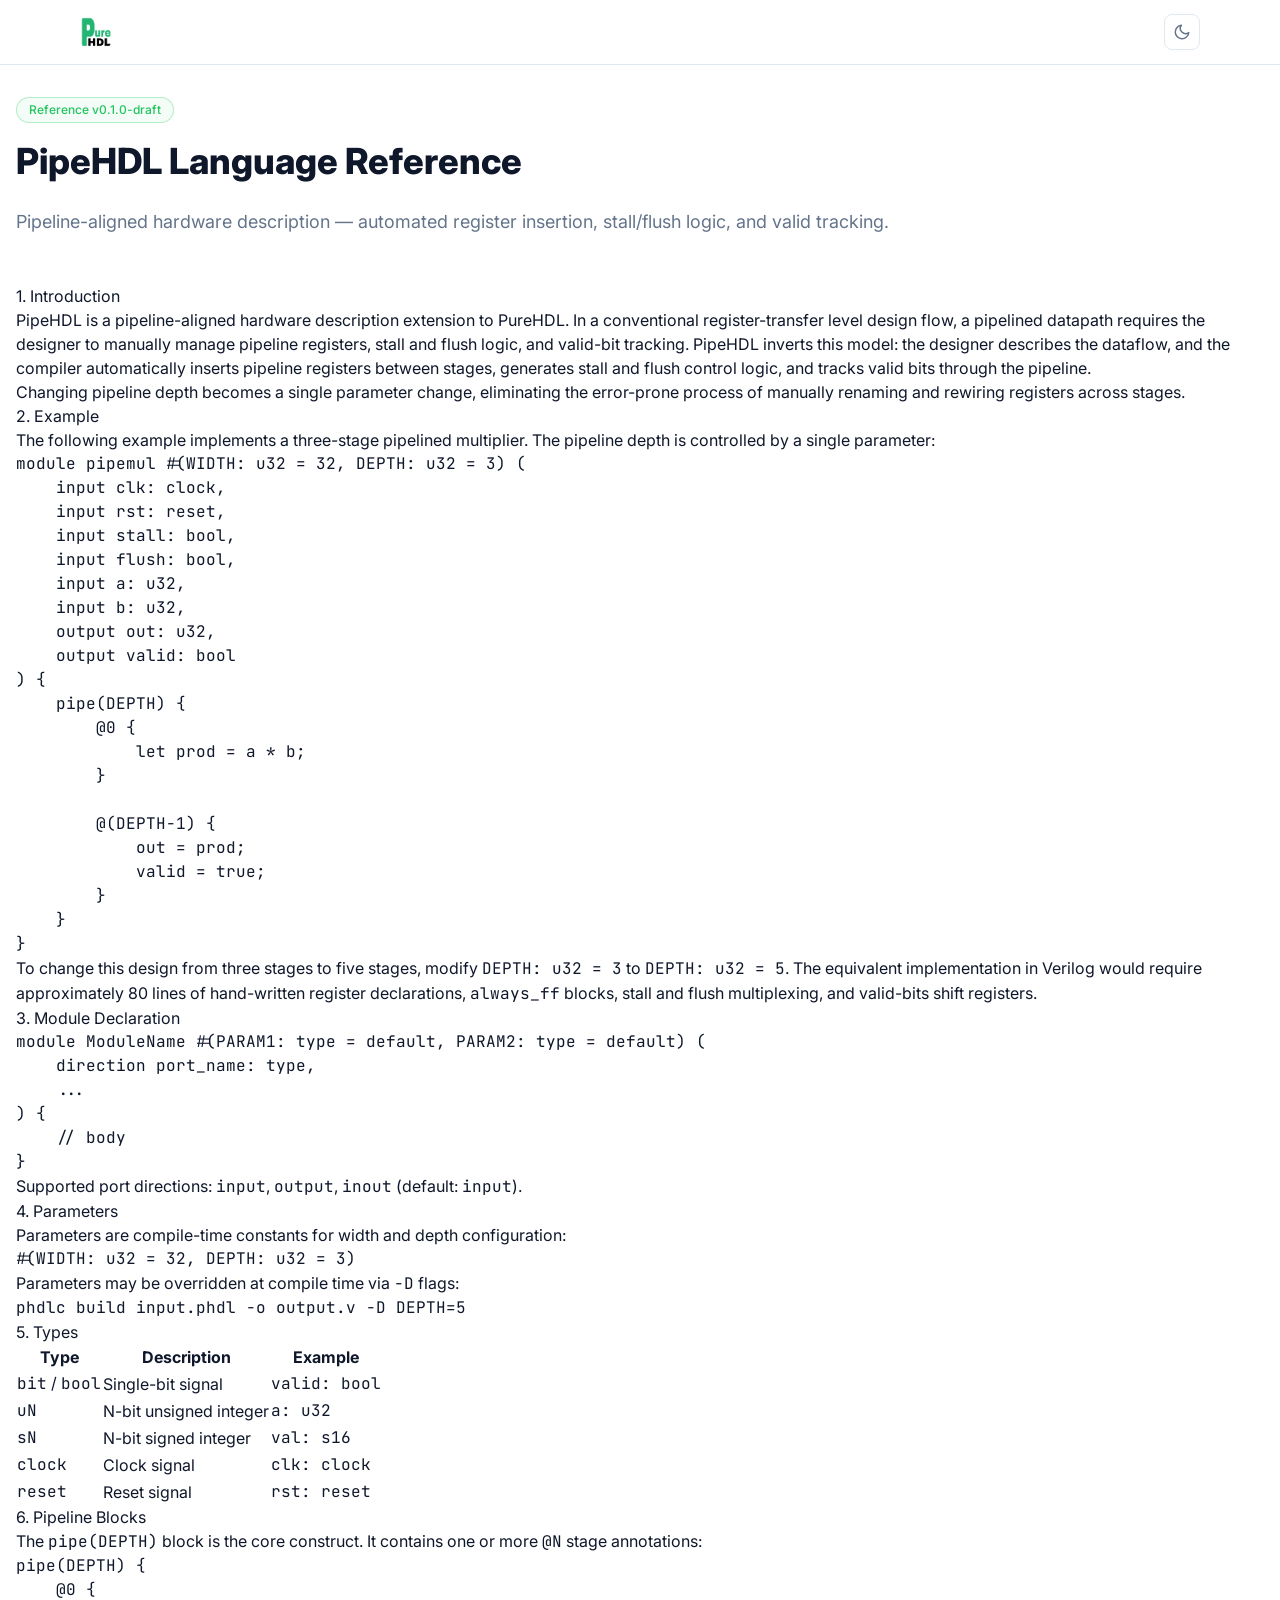
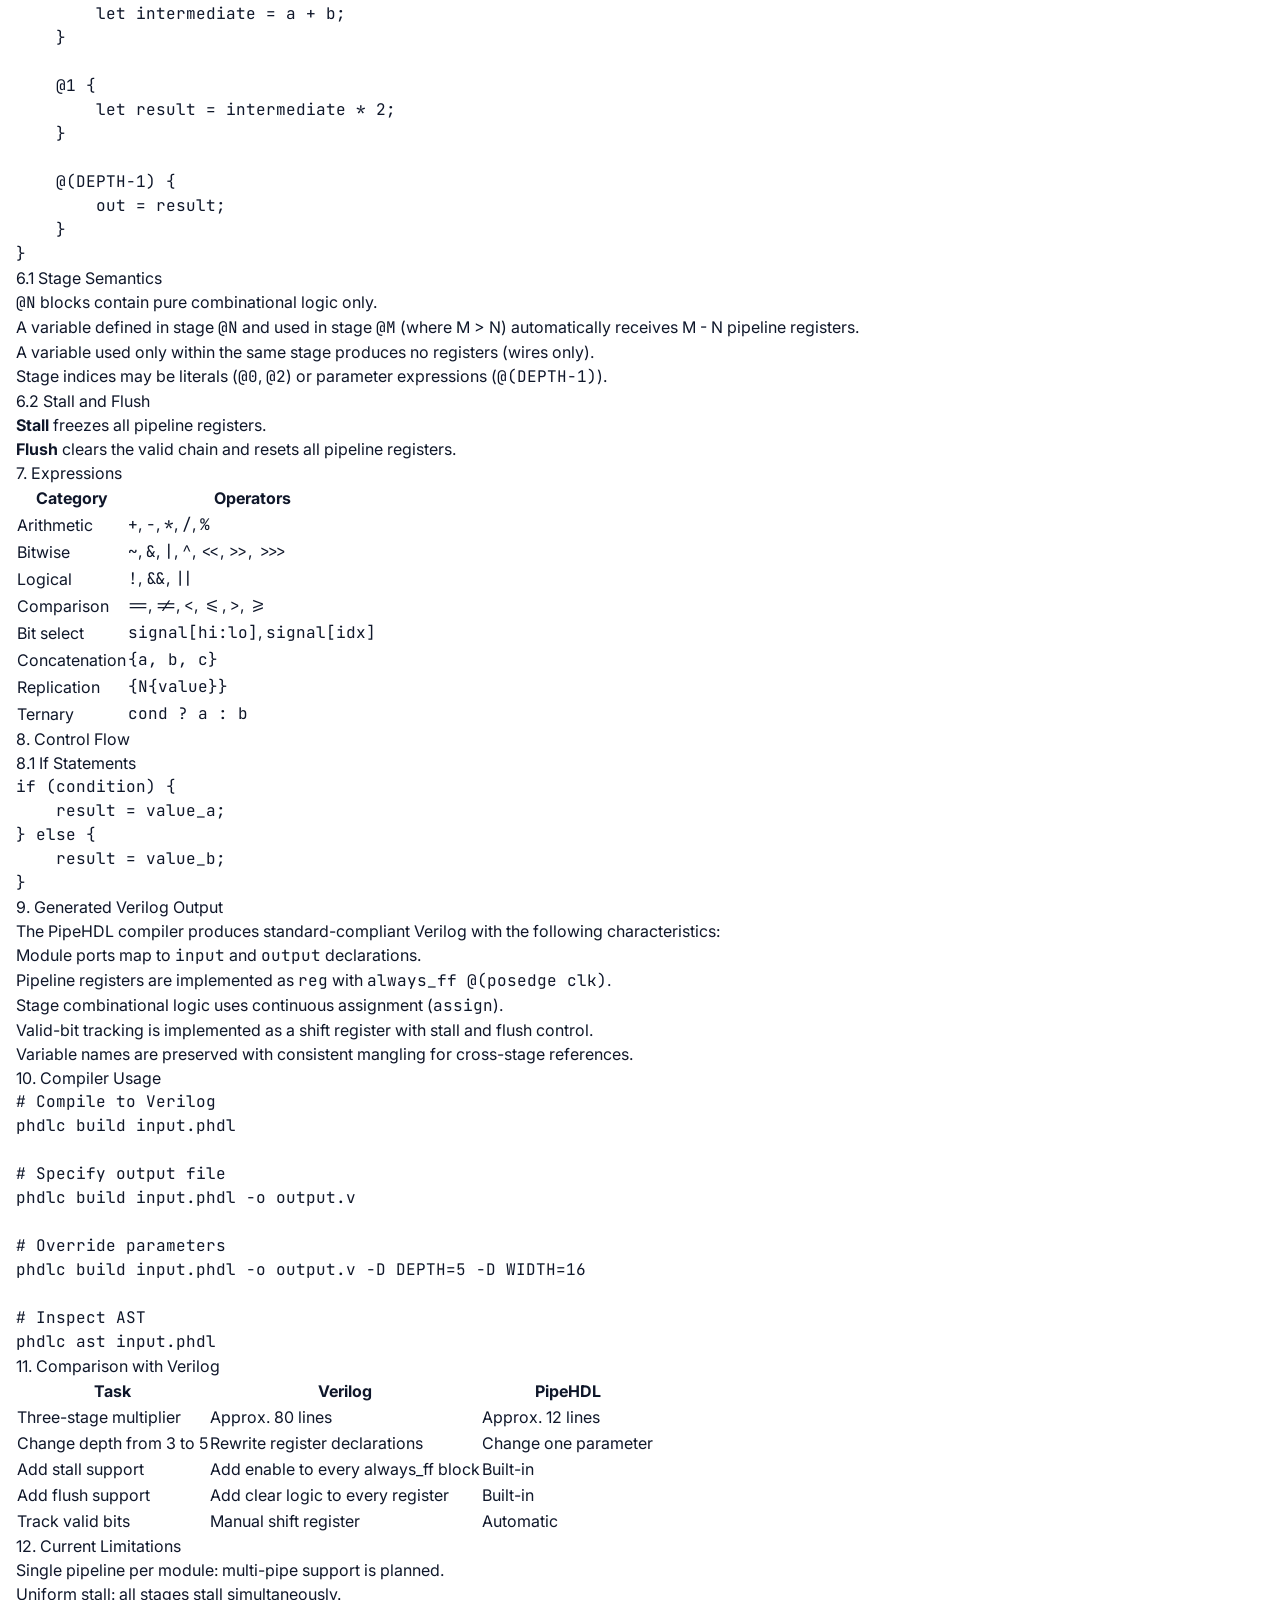
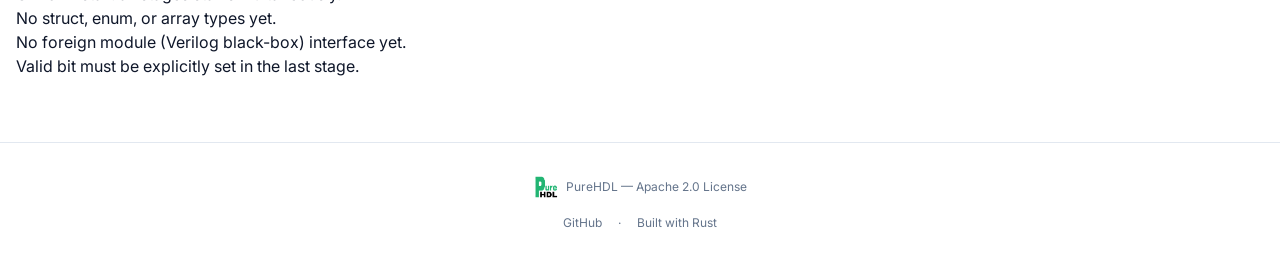
<file: en/docs/reference.html>
<!DOCTYPE html><html lang="en" class> <head><meta charset="UTF-8"><meta name="viewport" content="width=device-width, initial-scale=1.0"><title>PureHDL Language Reference — PipeHDL</title><link rel="icon" type="image/png" href="/purehdl_logo.png"><link rel="preconnect" href="https://fonts.googleapis.com"><link rel="preconnect" href="https://fonts.gstatic.com" crossorigin><link href="https://fonts.googleapis.com/css2?family=Inter:wght@400;500;600;700;800&family=JetBrains+Mono:wght@400;500&family=Noto+Sans+SC:wght@400;500;600;700&display=swap" rel="stylesheet"><script type="module">(function(){const e=localStorage.getItem("phdl-theme"),t=window.matchMedia("(prefers-color-scheme: dark)").matches;(e==="dark"||!e&&t)&&document.documentElement.classList.add("dark")})();</script><style>
*,:before,:after{--tw-border-spacing-x: 0;--tw-border-spacing-y: 0;--tw-translate-x: 0;--tw-translate-y: 0;--tw-rotate: 0;--tw-skew-x: 0;--tw-skew-y: 0;--tw-scale-x: 1;--tw-scale-y: 1;--tw-pan-x: ;--tw-pan-y: ;--tw-pinch-zoom: ;--tw-scroll-snap-strictness: proximity;--tw-gradient-from-position: ;--tw-gradient-via-position: ;--tw-gradient-to-position: ;--tw-ordinal: ;--tw-slashed-zero: ;--tw-numeric-figure: ;--tw-numeric-spacing: ;--tw-numeric-fraction: ;--tw-ring-inset: ;--tw-ring-offset-width: 0px;--tw-ring-offset-color: #fff;--tw-ring-color: rgb(59 130 246 / .5);--tw-ring-offset-shadow: 0 0 #0000;--tw-ring-shadow: 0 0 #0000;--tw-shadow: 0 0 #0000;--tw-shadow-colored: 0 0 #0000;--tw-blur: ;--tw-brightness: ;--tw-contrast: ;--tw-grayscale: ;--tw-hue-rotate: ;--tw-invert: ;--tw-saturate: ;--tw-sepia: ;--tw-drop-shadow: ;--tw-backdrop-blur: ;--tw-backdrop-brightness: ;--tw-backdrop-contrast: ;--tw-backdrop-grayscale: ;--tw-backdrop-hue-rotate: ;--tw-backdrop-invert: ;--tw-backdrop-opacity: ;--tw-backdrop-saturate: ;--tw-backdrop-sepia: ;--tw-contain-size: ;--tw-contain-layout: ;--tw-contain-paint: ;--tw-contain-style: }::backdrop{--tw-border-spacing-x: 0;--tw-border-spacing-y: 0;--tw-translate-x: 0;--tw-translate-y: 0;--tw-rotate: 0;--tw-skew-x: 0;--tw-skew-y: 0;--tw-scale-x: 1;--tw-scale-y: 1;--tw-pan-x: ;--tw-pan-y: ;--tw-pinch-zoom: ;--tw-scroll-snap-strictness: proximity;--tw-gradient-from-position: ;--tw-gradient-via-position: ;--tw-gradient-to-position: ;--tw-ordinal: ;--tw-slashed-zero: ;--tw-numeric-figure: ;--tw-numeric-spacing: ;--tw-numeric-fraction: ;--tw-ring-inset: ;--tw-ring-offset-width: 0px;--tw-ring-offset-color: #fff;--tw-ring-color: rgb(59 130 246 / .5);--tw-ring-offset-shadow: 0 0 #0000;--tw-ring-shadow: 0 0 #0000;--tw-shadow: 0 0 #0000;--tw-shadow-colored: 0 0 #0000;--tw-blur: ;--tw-brightness: ;--tw-contrast: ;--tw-grayscale: ;--tw-hue-rotate: ;--tw-invert: ;--tw-saturate: ;--tw-sepia: ;--tw-drop-shadow: ;--tw-backdrop-blur: ;--tw-backdrop-brightness: ;--tw-backdrop-contrast: ;--tw-backdrop-grayscale: ;--tw-backdrop-hue-rotate: ;--tw-backdrop-invert: ;--tw-backdrop-opacity: ;--tw-backdrop-saturate: ;--tw-backdrop-sepia: ;--tw-contain-size: ;--tw-contain-layout: ;--tw-contain-paint: ;--tw-contain-style: }*,:before,:after{box-sizing:border-box;border-width:0;border-style:solid;border-color:#e5e7eb}:before,:after{--tw-content: ""}html,:host{line-height:1.5;-webkit-text-size-adjust:100%;-moz-tab-size:4;-o-tab-size:4;tab-size:4;font-family:Inter,Noto Sans SC,system-ui,-apple-system,sans-serif;font-feature-settings:normal;font-variation-settings:normal;-webkit-tap-highlight-color:transparent}body{margin:0;line-height:inherit}hr{height:0;color:inherit;border-top-width:1px}abbr:where([title]){-webkit-text-decoration:underline dotted;text-decoration:underline dotted}h1,h2,h3,h4,h5,h6{font-size:inherit;font-weight:inherit}a{color:inherit;text-decoration:inherit}b,strong{font-weight:bolder}code,kbd,samp,pre{font-family:JetBrains Mono,Fira Code,monospace;font-feature-settings:normal;font-variation-settings:normal;font-size:1em}small{font-size:80%}sub,sup{font-size:75%;line-height:0;position:relative;vertical-align:baseline}sub{bottom:-.25em}sup{top:-.5em}table{text-indent:0;border-color:inherit;border-collapse:collapse}button,input,optgroup,select,textarea{font-family:inherit;font-feature-settings:inherit;font-variation-settings:inherit;font-size:100%;font-weight:inherit;line-height:inherit;letter-spacing:inherit;color:inherit;margin:0;padding:0}button,select{text-transform:none}button,input:where([type=button]),input:where([type=reset]),input:where([type=submit]){-webkit-appearance:button;background-color:transparent;background-image:none}:-moz-focusring{outline:auto}:-moz-ui-invalid{box-shadow:none}progress{vertical-align:baseline}::-webkit-inner-spin-button,::-webkit-outer-spin-button{height:auto}[type=search]{-webkit-appearance:textfield;outline-offset:-2px}::-webkit-search-decoration{-webkit-appearance:none}::-webkit-file-upload-button{-webkit-appearance:button;font:inherit}summary{display:list-item}blockquote,dl,dd,h1,h2,h3,h4,h5,h6,hr,figure,p,pre{margin:0}fieldset{margin:0;padding:0}legend{padding:0}ol,ul,menu{list-style:none;margin:0;padding:0}dialog{padding:0}textarea{resize:vertical}input::-moz-placeholder,textarea::-moz-placeholder{opacity:1;color:#9ca3af}input::placeholder,textarea::placeholder{opacity:1;color:#9ca3af}button,[role=button]{cursor:pointer}:disabled{cursor:default}img,svg,video,canvas,audio,iframe,embed,object{display:block;vertical-align:middle}img,video{max-width:100%;height:auto}[hidden]:where(:not([hidden=until-found])){display:none}:root{--bg-primary: #ffffff;--bg-secondary: #f8fafb;--bg-tertiary: #f1f5f9;--border: #e2e8f0;--text-primary: #0f172a;--text-secondary: #64748b;--code-bg: #f8fafc}.dark{--bg-primary: #0a0a0a;--bg-secondary: #12121a;--bg-tertiary: #1a1a2e;--border: #2a2a3e;--text-primary: #e2e2f0;--text-secondary: #8888aa;--code-bg: #0d0d0f}*,*:before,*:after{transition-property:background-color,border-color,color;transition-duration:.2s;transition-timing-function:ease}html{scroll-behavior:smooth}.container{width:100%}@media(min-width:640px){.container{max-width:640px}}@media(min-width:768px){.container{max-width:768px}}@media(min-width:1024px){.container{max-width:1024px}}@media(min-width:1280px){.container{max-width:1280px}}@media(min-width:1536px){.container{max-width:1536px}}.pointer-events-none{pointer-events:none}.fixed{position:fixed}.absolute{position:absolute}.relative{position:relative}.bottom-1\/4{bottom:25%}.left-1\/4{left:25%}.right-1\/4{right:25%}.top-0{top:0}.top-1\/4{top:25%}.z-50{z-index:50}.mx-auto{margin-left:auto;margin-right:auto}.mb-12{margin-bottom:3rem}.mb-16{margin-bottom:4rem}.mb-3{margin-bottom:.75rem}.mb-4{margin-bottom:1rem}.mb-6{margin-bottom:1.5rem}.mb-8{margin-bottom:2rem}.ml-2{margin-left:.5rem}.ml-6{margin-left:1.5rem}.ml-auto{margin-left:auto}.mt-0\.5{margin-top:.125rem}.mt-12{margin-top:3rem}.block{display:block}.inline-block{display:inline-block}.flex{display:flex}.inline-flex{display:inline-flex}.table{display:table}.grid{display:grid}.hidden{display:none}.h-16{height:4rem}.h-2{height:.5rem}.h-3{height:.75rem}.h-48{height:12rem}.h-6{height:1.5rem}.h-8{height:2rem}.h-9{height:2.25rem}.h-\[400px\]{height:400px}.h-\[600px\]{height:600px}.min-h-screen{min-height:100vh}.w-2{width:.5rem}.w-3{width:.75rem}.w-48{width:12rem}.w-6{width:1.5rem}.w-8{width:2rem}.w-9{width:2.25rem}.w-\[400px\]{width:400px}.w-\[600px\]{width:600px}.w-full{width:100%}.max-w-2xl{max-width:42rem}.max-w-6xl{max-width:72rem}.max-w-xl{max-width:36rem}.shrink-0{flex-shrink:0}@keyframes pulse{50%{opacity:.5}}.animate-pulse{animation:pulse 2s cubic-bezier(.4,0,.6,1) infinite}.cursor-pointer{cursor:pointer}.flex-col{flex-direction:column}.flex-wrap{flex-wrap:wrap}.items-start{align-items:flex-start}.items-center{align-items:center}.justify-center{justify-content:center}.justify-between{justify-content:space-between}.gap-1\.5{gap:.375rem}.gap-12{gap:3rem}.gap-2{gap:.5rem}.gap-3{gap:.75rem}.gap-4{gap:1rem}.gap-6{gap:1.5rem}.space-y-2>:not([hidden])~:not([hidden]){--tw-space-y-reverse: 0;margin-top:calc(.5rem * calc(1 - var(--tw-space-y-reverse)));margin-bottom:calc(.5rem * var(--tw-space-y-reverse))}.overflow-hidden{overflow:hidden}.overflow-x-auto{overflow-x:auto}.whitespace-nowrap{white-space:nowrap}.rounded{border-radius:.25rem}.rounded-2xl{border-radius:1rem}.rounded-full{border-radius:9999px}.rounded-lg{border-radius:.5rem}.rounded-xl{border-radius:.75rem}.border{border-width:1px}.border-b{border-bottom-width:1px}.border-t{border-top-width:1px}.border-\[var\(--border\)\]{border-color:var(--border)}.border-phdl-500\/10{border-color:#22c55e1a}.border-phdl-500\/20{border-color:#22c55e33}.border-phdl-500\/30{border-color:#22c55e4d}.border-red-500\/10{border-color:#ef44441a}.border-red-500\/20{border-color:#ef444433}.bg-\[var\(--bg-primary\)\]{background-color:var(--bg-primary)}.bg-\[var\(--bg-secondary\)\]{background-color:var(--bg-secondary)}.bg-\[var\(--bg-tertiary\)\]{background-color:var(--bg-tertiary)}.bg-\[var\(--code-bg\)\]{background-color:var(--code-bg)}.bg-amber-500\/10{background-color:#f59e0b1a}.bg-blue-500\/10{background-color:#3b82f61a}.bg-green-500\/60{background-color:#22c55e99}.bg-phdl-500{--tw-bg-opacity: 1;background-color:rgb(34 197 94 / var(--tw-bg-opacity, 1))}.bg-phdl-500\/10{background-color:#22c55e1a}.bg-phdl-500\/5{background-color:#22c55e0d}.bg-phdl-600\/5{background-color:#16a34a0d}.bg-red-500\/60{background-color:#ef444499}.bg-yellow-500\/60{background-color:#eab30899}.bg-gradient-to-r{background-image:linear-gradient(to right,var(--tw-gradient-stops))}.from-phdl-400{--tw-gradient-from: #34d399 var(--tw-gradient-from-position);--tw-gradient-to: rgb(52 211 153 / 0) var(--tw-gradient-to-position);--tw-gradient-stops: var(--tw-gradient-from), var(--tw-gradient-to)}.via-phdl-500{--tw-gradient-to: rgb(34 197 94 / 0) var(--tw-gradient-to-position);--tw-gradient-stops: var(--tw-gradient-from), #22c55e var(--tw-gradient-via-position), var(--tw-gradient-to)}.to-phdl-600{--tw-gradient-to: #16a34a var(--tw-gradient-to-position)}.bg-clip-text{-webkit-background-clip:text;background-clip:text}.p-4{padding:1rem}.p-6{padding:1.5rem}.p-8{padding:2rem}.px-3{padding-left:.75rem;padding-right:.75rem}.px-4{padding-left:1rem;padding-right:1rem}.px-6{padding-left:1.5rem;padding-right:1.5rem}.py-1{padding-top:.25rem;padding-bottom:.25rem}.py-1\.5{padding-top:.375rem;padding-bottom:.375rem}.py-2{padding-top:.5rem;padding-bottom:.5rem}.py-24{padding-top:6rem;padding-bottom:6rem}.py-3{padding-top:.75rem;padding-bottom:.75rem}.py-8{padding-top:2rem;padding-bottom:2rem}.pb-16{padding-bottom:4rem}.pt-24{padding-top:6rem}.text-left{text-align:left}.text-center{text-align:center}.font-mono{font-family:JetBrains Mono,Fira Code,monospace}.font-sans{font-family:Inter,Noto Sans SC,system-ui,-apple-system,sans-serif}.text-3xl{font-size:1.875rem;line-height:2.25rem}.text-4xl{font-size:2.25rem;line-height:2.5rem}.text-lg{font-size:1.125rem;line-height:1.75rem}.text-sm{font-size:.875rem;line-height:1.25rem}.text-xs{font-size:.75rem;line-height:1rem}.font-bold{font-weight:700}.font-extrabold{font-weight:800}.font-medium{font-weight:500}.font-semibold{font-weight:600}.leading-relaxed{line-height:1.625}.leading-tight{line-height:1.25}.text-\[var\(--text-primary\)\]{color:var(--text-primary)}.text-\[var\(--text-secondary\)\]{color:var(--text-secondary)}.text-amber-400{--tw-text-opacity: 1;color:rgb(251 191 36 / var(--tw-text-opacity, 1))}.text-blue-400{--tw-text-opacity: 1;color:rgb(96 165 250 / var(--tw-text-opacity, 1))}.text-phdl-500{--tw-text-opacity: 1;color:rgb(34 197 94 / var(--tw-text-opacity, 1))}.text-red-400{--tw-text-opacity: 1;color:rgb(248 113 113 / var(--tw-text-opacity, 1))}.text-red-500{--tw-text-opacity: 1;color:rgb(239 68 68 / var(--tw-text-opacity, 1))}.text-transparent{color:transparent}.text-white{--tw-text-opacity: 1;color:rgb(255 255 255 / var(--tw-text-opacity, 1))}.no-underline{text-decoration-line:none}.antialiased{-webkit-font-smoothing:antialiased;-moz-osx-font-smoothing:grayscale}.shadow-2xl{--tw-shadow: 0 25px 50px -12px rgb(0 0 0 / .25);--tw-shadow-colored: 0 25px 50px -12px var(--tw-shadow-color);box-shadow:var(--tw-ring-offset-shadow, 0 0 #0000),var(--tw-ring-shadow, 0 0 #0000),var(--tw-shadow)}.shadow-lg{--tw-shadow: 0 10px 15px -3px rgb(0 0 0 / .1), 0 4px 6px -4px rgb(0 0 0 / .1);--tw-shadow-colored: 0 10px 15px -3px var(--tw-shadow-color), 0 4px 6px -4px var(--tw-shadow-color);box-shadow:var(--tw-ring-offset-shadow, 0 0 #0000),var(--tw-ring-shadow, 0 0 #0000),var(--tw-shadow)}.shadow-phdl-500\/10{--tw-shadow-color: rgb(34 197 94 / .1);--tw-shadow: var(--tw-shadow-colored)}.shadow-phdl-500\/20{--tw-shadow-color: rgb(34 197 94 / .2);--tw-shadow: var(--tw-shadow-colored)}.blur{--tw-blur: blur(8px);filter:var(--tw-blur) var(--tw-brightness) var(--tw-contrast) var(--tw-grayscale) var(--tw-hue-rotate) var(--tw-invert) var(--tw-saturate) var(--tw-sepia) var(--tw-drop-shadow)}.blur-3xl{--tw-blur: blur(64px);filter:var(--tw-blur) var(--tw-brightness) var(--tw-contrast) var(--tw-grayscale) var(--tw-hue-rotate) var(--tw-invert) var(--tw-saturate) var(--tw-sepia) var(--tw-drop-shadow)}.filter{filter:var(--tw-blur) var(--tw-brightness) var(--tw-contrast) var(--tw-grayscale) var(--tw-hue-rotate) var(--tw-invert) var(--tw-saturate) var(--tw-sepia) var(--tw-drop-shadow)}.backdrop-blur-xl{--tw-backdrop-blur: blur(24px);backdrop-filter:var(--tw-backdrop-blur) var(--tw-backdrop-brightness) var(--tw-backdrop-contrast) var(--tw-backdrop-grayscale) var(--tw-backdrop-hue-rotate) var(--tw-backdrop-invert) var(--tw-backdrop-opacity) var(--tw-backdrop-saturate) var(--tw-backdrop-sepia)}.backdrop-filter{backdrop-filter:var(--tw-backdrop-blur) var(--tw-backdrop-brightness) var(--tw-backdrop-contrast}/* doc-content styles */
.doc-content h2 { font-size: 1.5rem; font-weight: 700; margin-top: 2.5rem; margin-bottom: 1rem; color: var(--text-primary); }
.doc-content h3 { font-size: 1.125rem; font-weight: 600; margin-top: 2rem; margin-bottom: 0.75rem; color: var(--text-primary); }
.doc-content p { font-size: 0.9375rem; line-height: 1.75; margin-bottom: 1rem; color: var(--text-secondary); }
.doc-content ul, .doc-content ol { font-size: 0.9375rem; line-height: 1.75; margin-bottom: 1rem; padding-left: 1.5rem; color: var(--text-secondary); }
.doc-content ul { list-style-type: disc; }
.doc-content ol { list-style-type: decimal; }
.doc-content li { margin-bottom: 0.25rem; }
.doc-content table { width: 100%; font-size: 0.875rem; border-collapse: collapse; margin: 1.5rem 0; }
.doc-content th { text-align: left; padding: 0.625rem 1rem; font-weight: 600; border-bottom: 2px solid var(--border); color: var(--text-primary); background: var(--bg-tertiary); }
.doc-content td { padding: 0.625rem 1rem; border-bottom: 1px solid var(--border); color: var(--text-secondary); }
.doc-content tr:last-child td { border-bottom: none; }
.doc-content pre { font-size: 0.8125rem; line-height: 1.6; overflow-x: auto; background: var(--code-bg); border-radius: 0.75rem; border: 1px solid var(--border); margin: 1rem 0; }
.doc-content pre code { display: block; padding: 1rem; }
.doc-content blockquote { border-left: 3px solid #22c55e; padding: 1rem 1.25rem; margin: 1.5rem 0; background: var(--bg-secondary); border-radius: 0.5rem; }
.doc-content blockquote p { margin-bottom: 0; font-size: 0.875rem; color: var(--text-secondary); }
.doc-content code.inline-code { font-size: 0.8125rem; padding: 0.125rem 0.375rem; border-radius: 0.25rem; background: var(--code-bg); color: #16a34a; border: 1px solid var(--border); }
.doc-content hr { margin: 2rem 0; border-color: var(--border); }
</style></head> <body class="bg-[var(--bg-primary)] text-[var(--text-primary)] font-sans antialiased">   <nav class="fixed top-0 w-full z-50 bg-[var(--bg-primary)]/90 backdrop-blur-xl border-b border-[var(--border)]"> <div class="max-w-6xl mx-auto px-4 sm:px-6 h-16 flex items-center gap-6"> <a href="/" class="flex items-center gap-2 no-underline shrink-0"> <img src="/purehdl_logo.png" alt="PureHDL" class="w-8 h-8 rounded-lg"> <span class="font-bold text-lg text-[var(--text-primary)] hidden sm:inline"> <span class="text-phdl-500">Pure</span>HDL </span> </a> <div class="hidden md:flex items-center gap-6 ml-6"> <a href="/" class="text-sm text-[var(--text-secondary)] hover:text-phdl-500 no-underline font-medium transition-colors">Home</a> <a href="/en/docs/" class="text-sm text-phdl-500 no-underline font-medium transition-colors">Docs</a> <a href="/#roadmap" class="text-sm text-[var(--text-secondary)] hover:text-phdl-500 no-underline font-medium transition-colors">Roadmap</a> </div> <div class="ml-auto flex items-center gap-3"> <button id="themeToggle" class="w-9 h-9 flex items-center justify-center rounded-lg border border-[var(--border)]
                 text-[var(--text-secondary)] hover:text-phdl-500 hover:border-phdl-500
                 cursor-pointer transition-colors" aria-label="Toggle theme"> <svg id="sunIcon" class="hidden dark:block" width="18" height="18" viewBox="0 0 24 24" fill="none" stroke="currentColor" stroke-width="2" stroke-linecap="round" stroke-linejoin="round"> <circle cx="12" cy="12" r="5"></circle><line x1="12" y1="1" x2="12" y2="3"></line><line x1="12" y1="21" x2="12" y2="23"></line><line x1="4.22" y1="4.22" x2="5.64" y2="5.64"></line><line x1="18.36" y1="18.36" x2="19.78" y2="19.78"></line><line x1="1" y1="12" x2="3" y2="12"></line><line x1="21" y1="12" x2="23" y2="12"></line><line x1="4.22" y1="19.78" x2="5.64" y2="18.36"></line><line x1="18.36" y1="5.64" x2="19.78" y2="4.22"></line> </svg> <svg id="moonIcon" class="block dark:hidden" width="18" height="18" viewBox="0 0 24 24" fill="none" stroke="currentColor" stroke-width="2" stroke-linecap="round" stroke-linejoin="round"> <path d="M21 12.79A9 9 0 1 1 11.21 3 7 7 0 0 0 21 12.79z"></path> </svg> </button> <a href="https://github.com/PureHDL" target="_blank" class="hidden sm:inline-flex items-center gap-1.5 px-4 py-2 text-sm font-medium
                 rounded-lg bg-phdl-500 hover:bg-phdl-600 text-white no-underline transition-colors"> <svg width="16" height="16" viewBox="0 0 24 24" fill="currentColor"><path d="M12 0C5.37 0 0 5.37 0 12c0 5.31 3.435 9.795 8.205 11.385.6.105.825-.255.825-.57 0-.285-.015-1.23-.015-2.235-3.015.555-3.795-.735-4.035-1.41-.135-.345-.72-1.41-1.23-1.695-.42-.225-1.02-.78-.015-.795.945-.015 1.62.87 1.845 1.23 1.08 1.815 2.805 1.305 3.495.99.105-.78.42-1.305.765-1.605-2.67-.3-5.46-1.335-5.46-5.925 0-1.305.465-2.385 1.23-3.225-.12-.3-.54-1.53.12-3.18 0 0 1.005-.315 3.3 1.23.96-.27 1.98-.405 3-.405s2.04.135 3 .405c2.295-1.56 3.3-1.23 3.3-1.23.66 1.65.24 2.88.12 3.18.765.84 1.23 1.905 1.23 3.225 0 4.605-2.805 5.625-5.475 5.925.435.375.81 1.095.81 2.22 0 1.605-.015 2.895-.015 3.3 0 .315.225.69.825.57A12.02 12.02 0 0 0 24 12c0-6.63-5.37-12-12-12z"></path></svg> GitHub </a> </div> </div> </nav>

<section class="pt-24 pb-16 px-4 sm:px-6">
<div class="max-w-4xl mx-auto doc-content">

<div class="mb-12">
<span class="inline-block px-3 py-1 rounded-full border border-phdl-500/30 bg-phdl-500/5 text-phdl-500 text-xs font-medium mb-4">Reference v0.1.0-draft</span>
<h1 class="text-4xl sm:text-5xl font-extrabold leading-tight mb-6">PipeHDL Language Reference</h1>
<p class="text-lg text-[var(--text-secondary)]">Pipeline-aligned hardware description &mdash; automated register insertion, stall/flush logic, and valid tracking.</p>
</div>

<h2>1. Introduction</h2>

<p>PipeHDL is a pipeline-aligned hardware description extension to PureHDL. In a conventional register-transfer level design flow, a pipelined datapath requires the designer to manually manage pipeline registers, stall and flush logic, and valid-bit tracking. PipeHDL inverts this model: the designer describes the dataflow, and the compiler automatically inserts pipeline registers between stages, generates stall and flush control logic, and tracks valid bits through the pipeline.</p>

<p>Changing pipeline depth becomes a single parameter change, eliminating the error-prone process of manually renaming and rewiring registers across stages.</p>

<h2>2. Example</h2>

<p>The following example implements a three-stage pipelined multiplier. The pipeline depth is controlled by a single parameter:</p>

<pre><code>module pipemul #(WIDTH: u32 = 32, DEPTH: u32 = 3) (
    input clk: clock,
    input rst: reset,
    input stall: bool,
    input flush: bool,
    input a: u32,
    input b: u32,
    output out: u32,
    output valid: bool
) {
    pipe(DEPTH) {
        @0 {
            let prod = a * b;
        }

        @(DEPTH-1) {
            out = prod;
            valid = true;
        }
    }
}</code></pre>

<p>To change this design from three stages to five stages, modify <code class="inline-code">DEPTH: u32 = 3</code> to <code class="inline-code">DEPTH: u32 = 5</code>. The equivalent implementation in Verilog would require approximately 80 lines of hand-written register declarations, <code class="inline-code">always_ff</code> blocks, stall and flush multiplexing, and valid-bits shift registers.</p>

<h2>3. Module Declaration</h2>

<pre><code>module ModuleName #(PARAM1: type = default, PARAM2: type = default) (
    direction port_name: type,
    ...
) {
    // body
}</code></pre>

<p>Supported port directions: <code class="inline-code">input</code>, <code class="inline-code">output</code>, <code class="inline-code">inout</code> (default: <code class="inline-code">input</code>).</p>

<h2>4. Parameters</h2>

<p>Parameters are compile-time constants for width and depth configuration:</p>

<pre><code>#(WIDTH: u32 = 32, DEPTH: u32 = 3)</code></pre>

<p>Parameters may be overridden at compile time via <code class="inline-code">-D</code> flags:</p>

<pre><code>phdlc build input.phdl -o output.v -D DEPTH=5</code></pre>

<h2>5. Types</h2>

<table>
<thead><tr><th>Type</th><th>Description</th><th>Example</th></tr></thead>
<tbody>
<tr><td><code class="inline-code">bit</code> / <code class="inline-code">bool</code></td><td>Single-bit signal</td><td><code class="inline-code">valid: bool</code></td></tr>
<tr><td><code class="inline-code">uN</code></td><td>N-bit unsigned integer</td><td><code class="inline-code">a: u32</code></td></tr>
<tr><td><code class="inline-code">sN</code></td><td>N-bit signed integer</td><td><code class="inline-code">val: s16</code></td></tr>
<tr><td><code class="inline-code">clock</code></td><td>Clock signal</td><td><code class="inline-code">clk: clock</code></td></tr>
<tr><td><code class="inline-code">reset</code></td><td>Reset signal</td><td><code class="inline-code">rst: reset</code></td></tr>
</tbody>
</table>

<h2>6. Pipeline Blocks</h2>

<p>The <code class="inline-code">pipe(DEPTH)</code> block is the core construct. It contains one or more <code class="inline-code">@N</code> stage annotations:</p>

<pre><code>pipe(DEPTH) {
    @0 {
        let intermediate = a + b;
    }

    @1 {
        let result = intermediate * 2;
    }

    @(DEPTH-1) {
        out = result;
    }
}</code></pre>

<h3>6.1 Stage Semantics</h3>

<ul>
<li><code class="inline-code">@N</code> blocks contain pure combinational logic only.</li>
<li>A variable defined in stage <code class="inline-code">@N</code> and used in stage <code class="inline-code">@M</code> (where M &gt; N) automatically receives M - N pipeline registers.</li>
<li>A variable used only within the same stage produces no registers (wires only).</li>
<li>Stage indices may be literals (<code class="inline-code">@0</code>, <code class="inline-code">@2</code>) or parameter expressions (<code class="inline-code">@(DEPTH-1)</code>).</li>
</ul>

<h3>6.2 Stall and Flush</h3>

<ul>
<li><strong>Stall</strong> freezes all pipeline registers.</li>
<li><strong>Flush</strong> clears the valid chain and resets all pipeline registers.</li>
</ul>

<h2>7. Expressions</h2>

<table>
<thead><tr><th>Category</th><th>Operators</th></tr></thead>
<tbody>
<tr><td>Arithmetic</td><td><code class="inline-code">+</code>, <code class="inline-code">-</code>, <code class="inline-code">*</code>, <code class="inline-code">/</code>, <code class="inline-code">%</code></td></tr>
<tr><td>Bitwise</td><td><code class="inline-code">~</code>, <code class="inline-code">&amp;</code>, <code class="inline-code">|</code>, <code class="inline-code">^</code>, <code class="inline-code">&lt;&lt;</code>, <code class="inline-code">&gt;&gt;</code>, <code class="inline-code">&gt;&gt;&gt;</code></td></tr>
<tr><td>Logical</td><td><code class="inline-code">!</code>, <code class="inline-code">&amp;&amp;</code>, <code class="inline-code">||</code></td></tr>
<tr><td>Comparison</td><td><code class="inline-code">==</code>, <code class="inline-code">!=</code>, <code class="inline-code">&lt;</code>, <code class="inline-code">&lt;=</code>, <code class="inline-code">&gt;</code>, <code class="inline-code">&gt;=</code></td></tr>
<tr><td>Bit select</td><td><code class="inline-code">signal[hi:lo]</code>, <code class="inline-code">signal[idx]</code></td></tr>
<tr><td>Concatenation</td><td><code class="inline-code">{a, b, c}</code></td></tr>
<tr><td>Replication</td><td><code class="inline-code">{N{value}}</code></td></tr>
<tr><td>Ternary</td><td><code class="inline-code">cond ? a : b</code></td></tr>
</tbody>
</table>

<h2>8. Control Flow</h2>

<h3>8.1 If Statements</h3>

<pre><code>if (condition) {
    result = value_a;
} else {
    result = value_b;
}</code></pre>

<h2>9. Generated Verilog Output</h2>

<p>The PipeHDL compiler produces standard-compliant Verilog with the following characteristics:</p>
<ul>
<li>Module ports map to <code class="inline-code">input</code> and <code class="inline-code">output</code> declarations.</li>
<li>Pipeline registers are implemented as <code class="inline-code">reg</code> with <code class="inline-code">always_ff @(posedge clk)</code>.</li>
<li>Stage combinational logic uses continuous assignment (<code class="inline-code">assign</code>).</li>
<li>Valid-bit tracking is implemented as a shift register with stall and flush control.</li>
<li>Variable names are preserved with consistent mangling for cross-stage references.</li>
</ul>

<h2>10. Compiler Usage</h2>

<pre><code># Compile to Verilog
phdlc build input.phdl

# Specify output file
phdlc build input.phdl -o output.v

# Override parameters
phdlc build input.phdl -o output.v -D DEPTH=5 -D WIDTH=16

# Inspect AST
phdlc ast input.phdl</code></pre>

<h2>11. Comparison with Verilog</h2>

<table>
<thead><tr><th>Task</th><th>Verilog</th><th>PipeHDL</th></tr></thead>
<tbody>
<tr><td>Three-stage multiplier</td><td>Approx. 80 lines</td><td>Approx. 12 lines</td></tr>
<tr><td>Change depth from 3 to 5</td><td>Rewrite register declarations</td><td>Change one parameter</td></tr>
<tr><td>Add stall support</td><td>Add enable to every always_ff block</td><td>Built-in</td></tr>
<tr><td>Add flush support</td><td>Add clear logic to every register</td><td>Built-in</td></tr>
<tr><td>Track valid bits</td><td>Manual shift register</td><td>Automatic</td></tr>
</tbody>
</table>

<h2>12. Current Limitations</h2>

<ul>
<li>Single pipeline per module: multi-pipe support is planned.</li>
<li>Uniform stall: all stages stall simultaneously.</li>
<li>No struct, enum, or array types yet.</li>
<li>No foreign module (Verilog black-box) interface yet.</li>
<li>Valid bit must be explicitly set in the last stage.</li>
</ul>

</div>
</section>

<footer class="border-t border-[var(--border)] py-8 px-4 sm:px-6"> <div class="max-w-6xl mx-auto flex flex-col sm:flex-row items-center justify-between gap-4"> <div class="flex items-center gap-2"> <img src="/purehdl_logo.png" alt="PureHDL" class="w-6 h-6 rounded"> <span class="text-xs text-[var(--text-secondary)]"> PureHDL &mdash; Apache 2.0 License </span> </div> <div class="flex items-center gap-4 text-xs text-[var(--text-secondary)]"> <a href="https://github.com/PureHDL" target="_blank" class="hover:text-phdl-500 no-underline transition-colors">GitHub</a> <span>&middot;</span> <span>Built with Rust</span> </div> </div> </footer>

<script type="module">document.getElementById("themeToggle").addEventListener("click",()=>{document.documentElement.classList.toggle("dark"),localStorage.setItem("phdl-theme",document.documentElement.classList.contains("dark")?"dark":"light")});</script>

</body></html>
</file>
